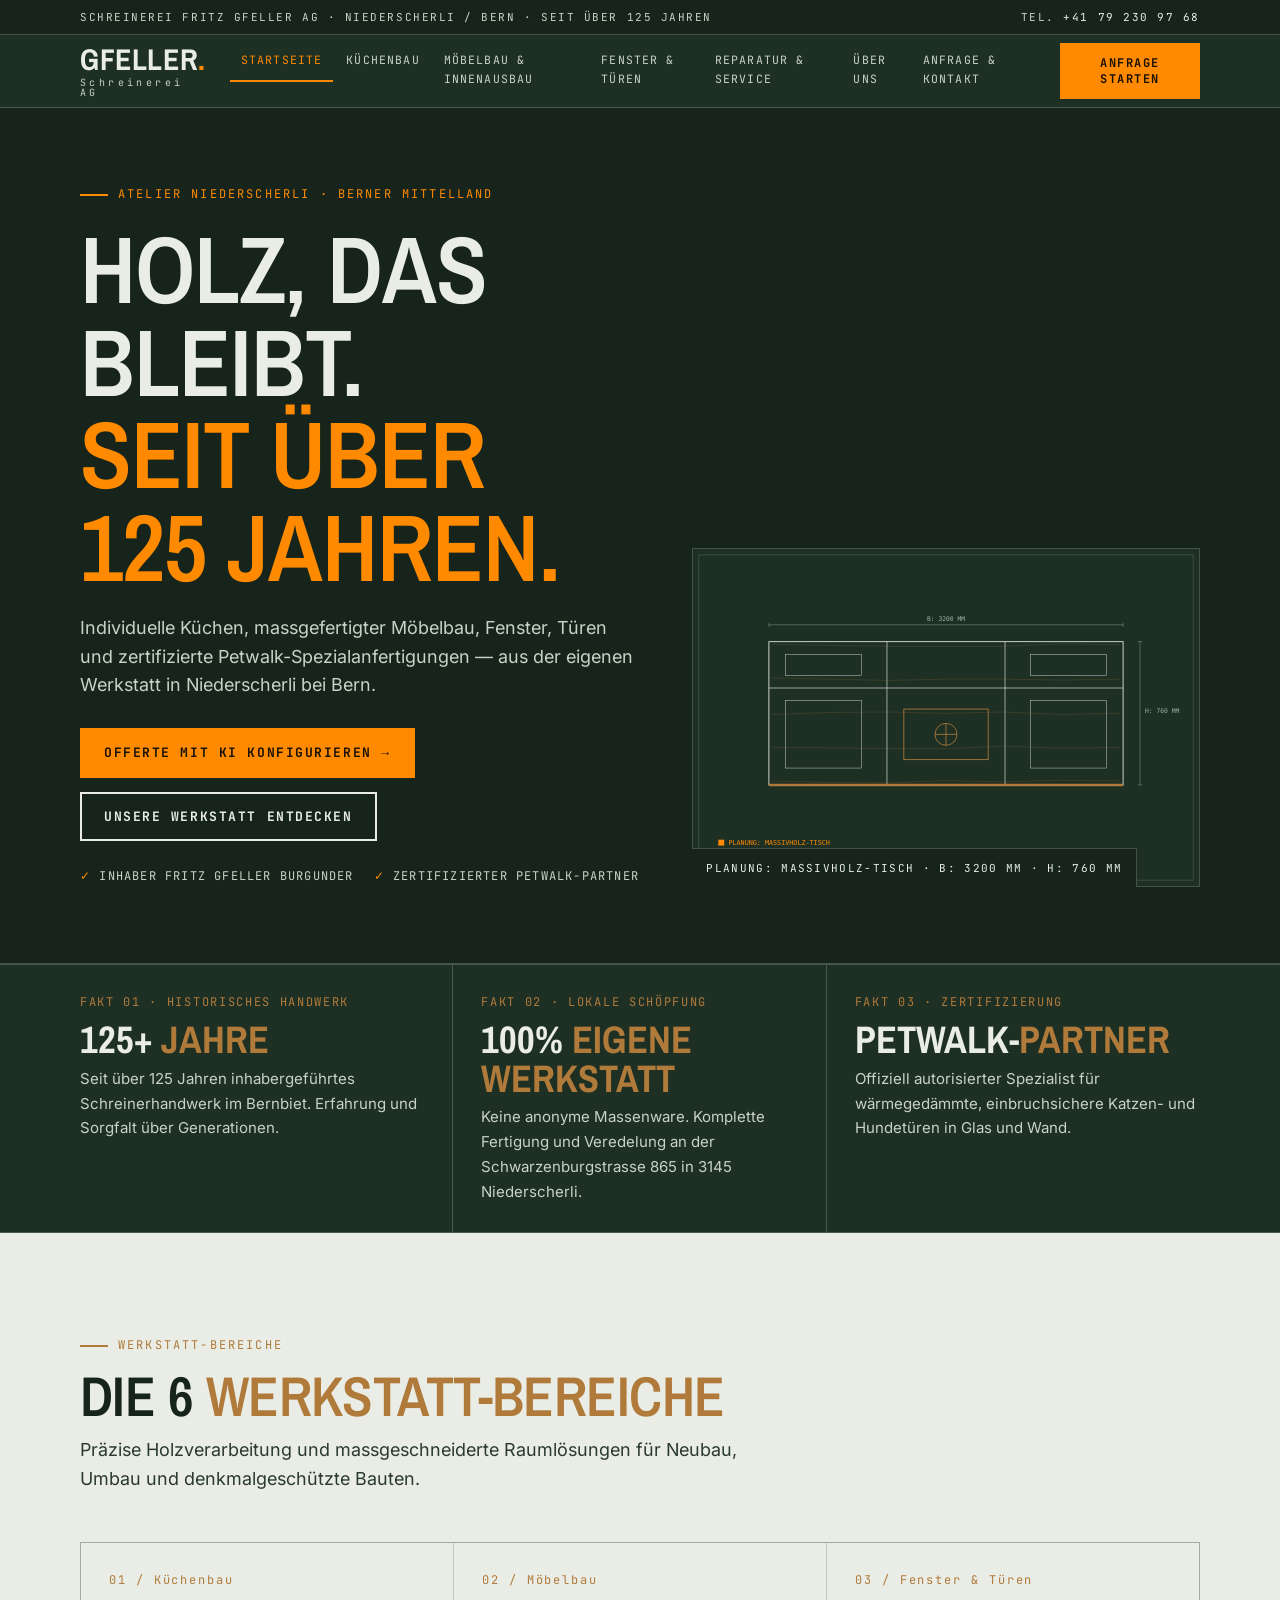
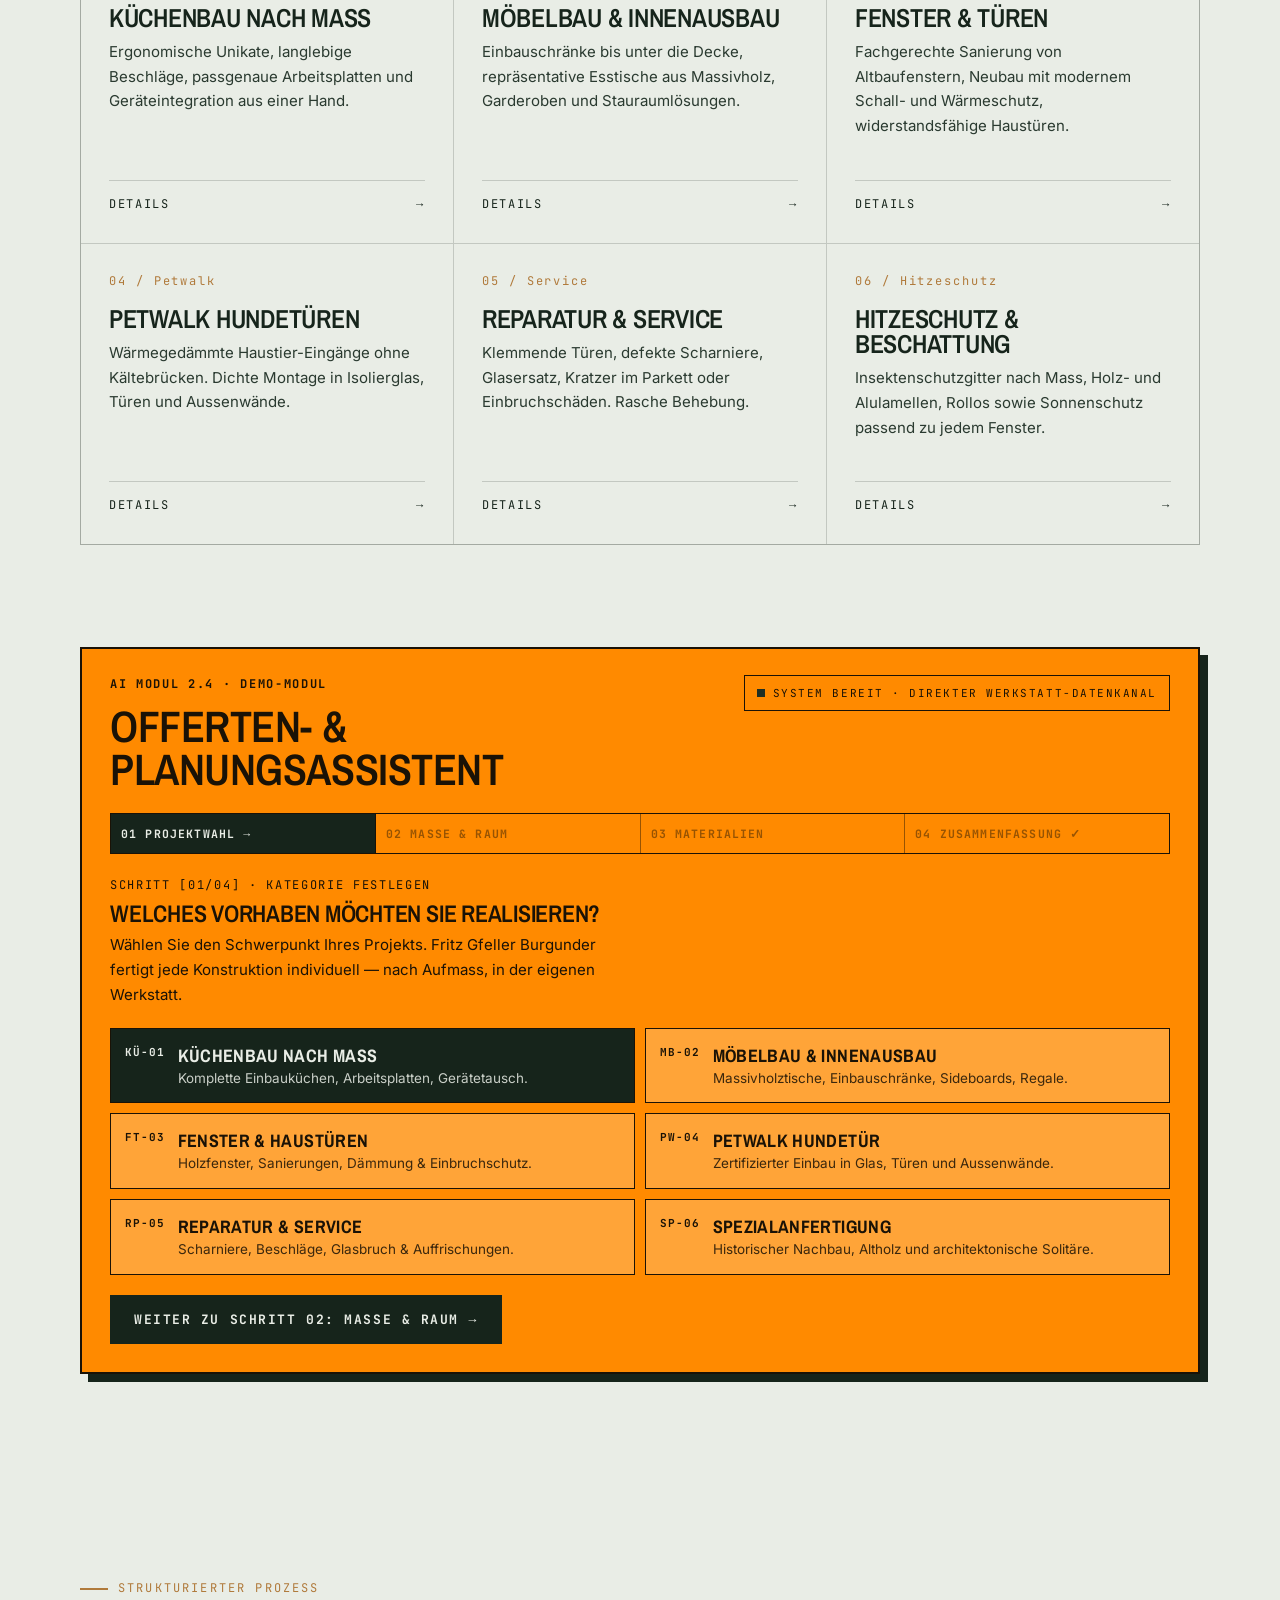
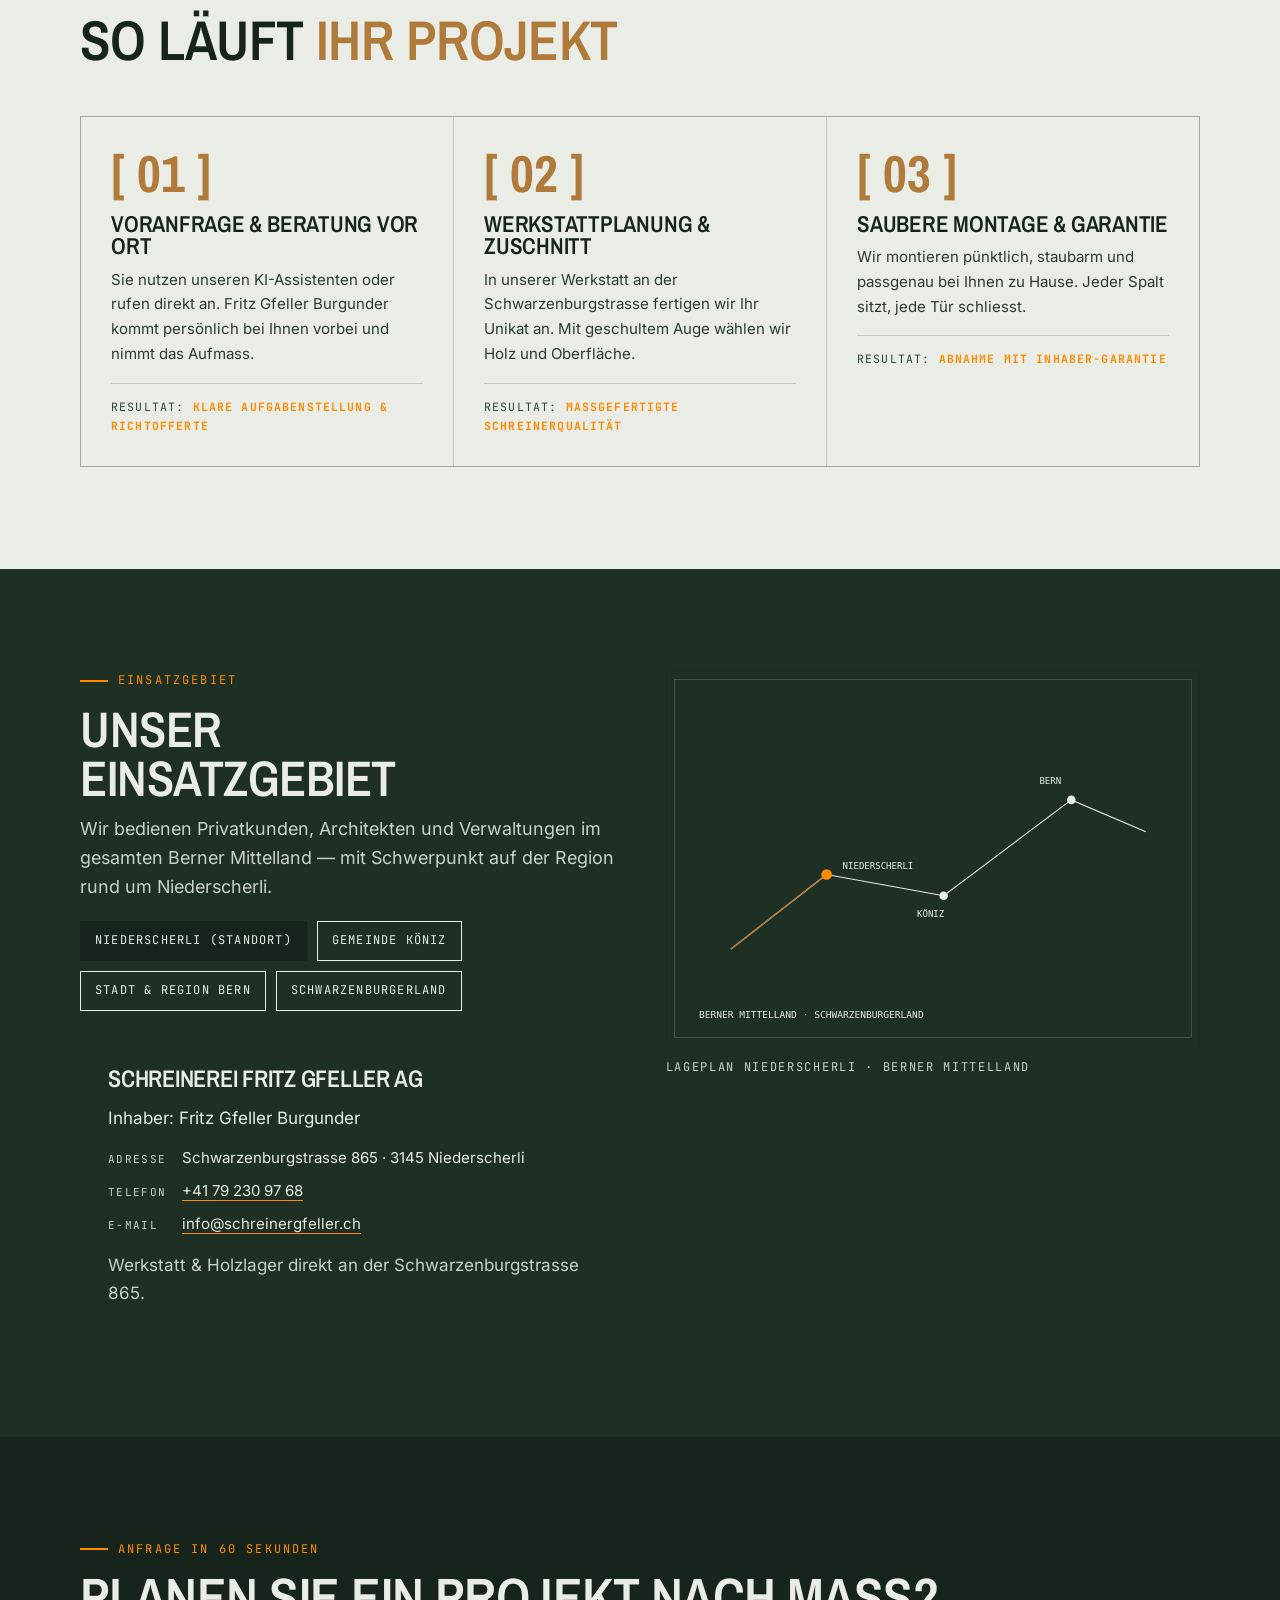
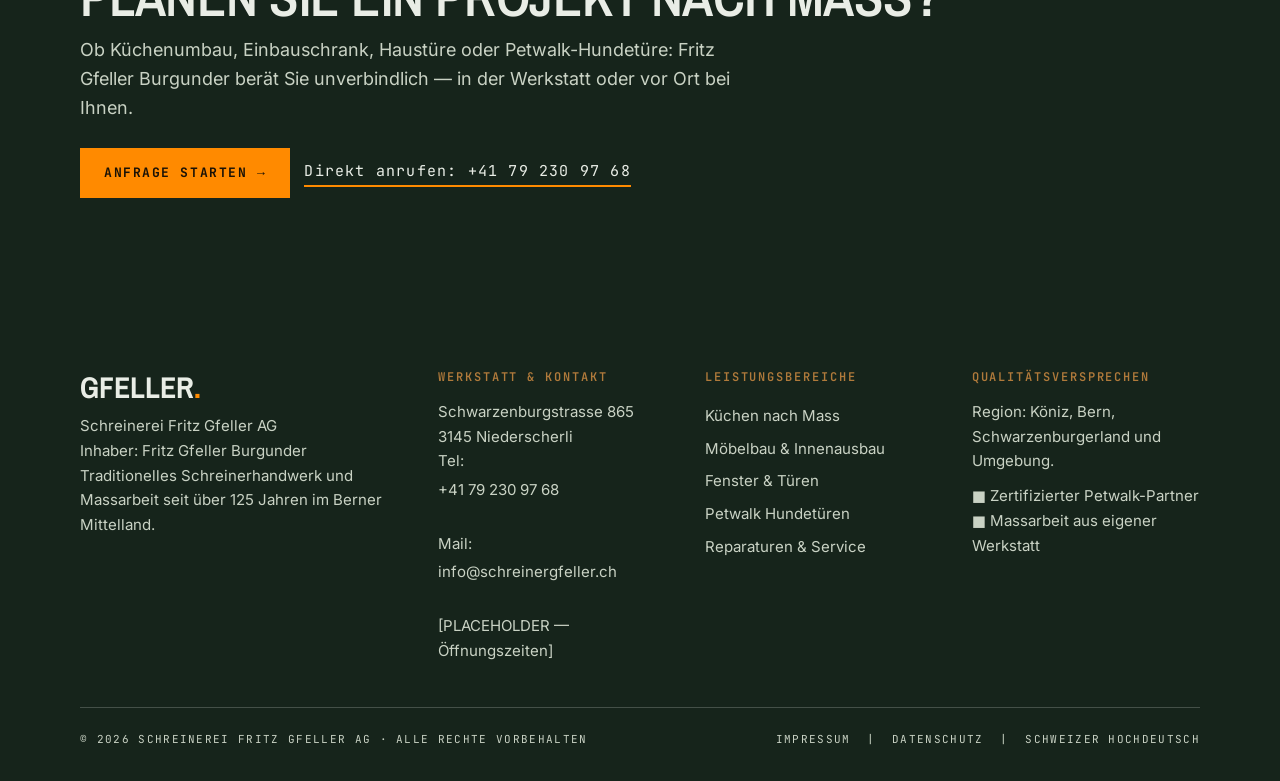
<file: index.html>
<!DOCTYPE html>
<html lang="de-CH">
<head>
<meta charset="utf-8">
<meta name="viewport" content="width=device-width, initial-scale=1">
<title>Startseite — Schreinerei Fritz Gfeller AG</title>
<meta name="description" content="Schreinerei Fritz Gfeller AG — Küchen, Möbel, Fenster und Türen nach Mass aus Niederscherli bei Bern. Seit über 125 Jahren.">
<meta property="og:title" content="Startseite — Schreinerei Fritz Gfeller AG">
<meta property="og:description" content="Schreinerei Fritz Gfeller AG — Küchen, Möbel, Fenster und Türen nach Mass aus Niederscherli bei Bern. Seit über 125 Jahren.">
<meta property="og:type" content="website">
<link rel="icon" href="data:image/svg+xml,%3Csvg xmlns='http://www.w3.org/2000/svg' viewBox='0 0 32 32'%3E%3Crect width='32' height='32' fill='%2316241B'/%3E%3Ctext x='16' y='23' font-family='monospace' font-size='16' font-weight='bold' fill='%23FF8A00' text-anchor='middle'%3EG%3C/text%3E%3C/svg%3E">
<link rel="stylesheet" href="assets/style.css">
<noscript><style>.reveal{opacity:1!important;transform:none!important}</style></noscript>
</head>
<body>
<a class="skip-link" href="#main">Zum Inhalt springen</a>
<div class="topstrip"><div class="wrap">
<span>Schreinerei Fritz Gfeller AG · Niederscherli / Bern · Seit über 125 Jahren</span>
<span class="ts-right">Tel. <a href="tel:+41792309768">+41 79 230 97 68</a></span>
</div></div>
<header class="site"><div class="wrap header-in">
<a class="logo" href="index.html"><b>Gfeller<span>.</span></b><small>Schreinerei AG</small></a>
<button class="nav-toggle" aria-expanded="false" aria-controls="main-nav">Menü</button>
<nav class="main" id="main-nav" aria-label="Hauptnavigation"><ul><li><a href="index.html" aria-current="page">Startseite</a></li><li><a href="kuechenbau.html">Küchenbau</a></li><li><a href="moebelbau.html">Möbelbau & Innenausbau</a></li><li><a href="fenster-tueren.html">Fenster & Türen</a></li><li><a href="service.html">Reparatur & Service</a></li><li><a href="ueber-uns.html">Über uns</a></li><li><a href="anfrage.html">Anfrage & Kontakt</a></li></ul></nav>
<a class="btn small header-cta" href="anfrage.html">Anfrage starten</a>
</div></header>
<main id="main">

<section class="hero"><div class="wrap">
<div class="hero-grid">
<div>
<p class="eyebrow on-dark">Atelier Niederscherli · Berner Mittelland</p>
<h1>Holz, das bleibt.<br><span class="accent">Seit über<br>125 Jahren.</span></h1>
<p class="lede">Individuelle Küchen, massgefertigter Möbelbau, Fenster, Türen und zertifizierte Petwalk-Spezialanfertigungen — aus der eigenen Werkstatt in Niederscherli bei Bern.</p>
<div class="hero-ctas">
<a class="btn" href="#ai-home">Offerte mit KI konfigurieren →</a>
<a class="btn ghost" href="ueber-uns.html">Unsere Werkstatt entdecken</a>
</div>
<div class="hero-ticks"><span>Inhaber Fritz Gfeller Burgunder</span><span>Zertifizierter Petwalk-Partner</span></div>
</div>
<figure class="hero-figure">
<img src="assets/img/hero.svg" alt="Werkstattzeichnung: Massivholz-Tisch, Breite 3200 Millimeter, Höhe 760 Millimeter, Eiche massiv, naturgeölt" width="1200" height="800">
<figcaption class="fig-cap">Planung: Massivholz-Tisch · B: 3200 mm · H: 760 mm</figcaption>
</figure>
</div>
</div></section>

<section class="trust"><div class="wrap"><div class="trust-grid">
<div class="trust-cell reveal"><span class="mono">Fakt 01 · Historisches Handwerk</span><div class="num">125+ <em>Jahre</em></div><p>Seit über 125 Jahren inhabergeführtes Schreinerhandwerk im Bernbiet. Erfahrung und Sorgfalt über Generationen.</p></div>
<div class="trust-cell reveal"><span class="mono">Fakt 02 · Lokale Schöpfung</span><div class="num">100% <em>eigene Werkstatt</em></div><p>Keine anonyme Massenware. Komplette Fertigung und Veredelung an der Schwarzenburgstrasse 865 in 3145 Niederscherli.</p></div>
<div class="trust-cell reveal"><span class="mono">Fakt 03 · Zertifizierung</span><div class="num">Petwalk-<em>Partner</em></div><p>Offiziell autorisierter Spezialist für wärmegedämmte, einbruchsichere Katzen- und Hundetüren in Glas und Wand.</p></div>
</div></div></section>

<section class="light"><div class="wrap">
<div class="sec-head reveal"><p class="eyebrow">Werkstatt-Bereiche</p><h2>Die 6 <span class="accent">Werkstatt-Bereiche</span></h2>
<p class="lede">Präzise Holzverarbeitung und massgeschneiderte Raumlösungen für Neubau, Umbau und denkmalgeschützte Bauten.</p></div>
<div class="tiles">
<a class="tile reveal" href="kuechenbau.html"><span class="num">01 / Küchenbau</span><h3>Küchenbau nach Mass</h3><p>Ergonomische Unikate, langlebige Beschläge, passgenaue Arbeitsplatten und Geräteintegration aus einer Hand.</p><span class="go">Details <span>→</span></span></a>
<a class="tile reveal" href="moebelbau.html"><span class="num">02 / Möbelbau</span><h3>Möbelbau &amp; Innenausbau</h3><p>Einbauschränke bis unter die Decke, repräsentative Esstische aus Massivholz, Garderoben und Stauraumlösungen.</p><span class="go">Details <span>→</span></span></a>
<a class="tile reveal" href="fenster-tueren.html"><span class="num">03 / Fenster &amp; Türen</span><h3>Fenster &amp; Türen</h3><p>Fachgerechte Sanierung von Altbaufenstern, Neubau mit modernem Schall- und Wärmeschutz, widerstandsfähige Haustüren.</p><span class="go">Details <span>→</span></span></a>
<a class="tile reveal" href="fenster-tueren.html#petwalk"><span class="num">04 / Petwalk</span><h3>Petwalk Hundetüren</h3><p>Wärmegedämmte Haustier-Eingänge ohne Kältebrücken. Dichte Montage in Isolierglas, Türen und Aussenwände.</p><span class="go">Details <span>→</span></span></a>
<a class="tile reveal" href="service.html"><span class="num">05 / Service</span><h3>Reparatur &amp; Service</h3><p>Klemmende Türen, defekte Scharniere, Glasersatz, Kratzer im Parkett oder Einbruchschäden. Rasche Behebung.</p><span class="go">Details <span>→</span></span></a>
<a class="tile reveal" href="fenster-tueren.html#hitzeschutz"><span class="num">06 / Hitzeschutz</span><h3>Hitzeschutz &amp; Beschattung</h3><p>Insektenschutzgitter nach Mass, Holz- und Alulamellen, Rollos sowie Sonnenschutz passend zu jedem Fenster.</p><span class="go">Details <span>→</span></span></a>
</div>
</div></section>

<section class="light" style="padding-top:0"><div class="wrap">
<div class="ai reveal" id="ai-home">
<div class="ai-head">
<div><p class="mono">AI Modul 2.4 · Demo-Modul</p><h2>Offerten- &amp;<br>Planungsassistent</h2></div>
<span class="ai-status"><i></i>System bereit · Direkter Werkstatt-Datenkanal</span>
</div>
<div class="ai-body">
<div class="ai-steps" role="tablist" aria-label="Assistent-Schritte">
<button class="ai-stepbtn" role="tab" aria-selected="true">01 Projektwahl →</button>
<button class="ai-stepbtn" role="tab" aria-selected="false">02 Masse &amp; Raum</button>
<button class="ai-stepbtn" role="tab" aria-selected="false">03 Materialien</button>
<button class="ai-stepbtn" role="tab" aria-selected="false">04 Zusammenfassung ✓</button>
</div>

<div class="ai-panel active">
<p class="mono">Schritt [01/04] · Kategorie festlegen</p>
<h3>Welches Vorhaben möchten Sie realisieren?</h3>
<p class="hint">Wählen Sie den Schwerpunkt Ihres Projekts. Fritz Gfeller Burgunder fertigt jede Konstruktion individuell — nach Aufmass, in der eigenen Werkstatt.</p>
<div data-opt-group="bereich" role="radiogroup" aria-label="Projektbereich">
<div class="opts">
<button type="button" class="opt" role="radio" aria-checked="true" data-value="Küchenbau nach Mass"><span class="code">KÜ-01</span><span><b>Küchenbau nach Mass</b><small>Komplette Einbauküchen, Arbeitsplatten, Gerätetausch.</small></span></button>
<button type="button" class="opt" role="radio" aria-checked="false" data-value="Möbelbau &amp; Innenausbau"><span class="code">MB-02</span><span><b>Möbelbau &amp; Innenausbau</b><small>Massivholztische, Einbauschränke, Sideboards, Regale.</small></span></button>
<button type="button" class="opt" role="radio" aria-checked="false" data-value="Fenster &amp; Haustüren"><span class="code">FT-03</span><span><b>Fenster &amp; Haustüren</b><small>Holzfenster, Sanierungen, Dämmung &amp; Einbruchschutz.</small></span></button>
<button type="button" class="opt" role="radio" aria-checked="false" data-value="Petwalk Hundetür"><span class="code">PW-04</span><span><b>Petwalk Hundetür</b><small>Zertifizierter Einbau in Glas, Türen und Aussenwände.</small></span></button>
<button type="button" class="opt" role="radio" aria-checked="false" data-value="Reparatur &amp; Service"><span class="code">RP-05</span><span><b>Reparatur &amp; Service</b><small>Scharniere, Beschläge, Glasbruch &amp; Auffrischungen.</small></span></button>
<button type="button" class="opt" role="radio" aria-checked="false" data-value="Spezialanfertigung"><span class="code">SP-06</span><span><b>Spezialanfertigung</b><small>Historischer Nachbau, Altholz und architektonische Solitäre.</small></span></button>
</div></div>
<div class="ai-nav"><button type="button" class="btn" data-next="1">Weiter zu Schritt 02: Masse &amp; Raum →</button></div>
</div>

<div class="ai-panel">
<p class="mono">Schritt [02/04] · Masse &amp; Raum</p>
<h3>Wie gross ist Ihr Vorhaben?</h3>
<p class="hint">Grobmasse genügen — das genaue Aufmass nehmen wir vor Ort. Wählen Sie die passende Grössenordnung.</p>
<div class="seg" data-seg-group="masse">
<button type="button" aria-pressed="false" data-value="Klein — bis ca. 2 m (z. B. Einzeltür, Reparatur)">Klein · bis ca. 2 m</button>
<button type="button" aria-pressed="false" data-value="Mittel — ca. 2–4 m (z. B. Küche, Schrankwand)">Mittel · ca. 2–4 m</button>
<button type="button" aria-pressed="false" data-value="Gross — über 4 m (z. B. kompletter Innenausbau)">Gross · über 4 m</button>
</div>
<p class="hint" style="margin-top:14px">Einbausituation: Erdgeschoss, Obergeschoss oder Altbau mit schrägen Wänden? Notieren Sie es im vollständigen Assistenten auf der Anfrage-Seite.</p>
<div class="ai-nav"><button type="button" class="btn ghost-o" data-prev="0">← Zurück</button><button type="button" class="btn" data-next="2">Weiter zu Schritt 03 →</button></div>
</div>

<div class="ai-panel">
<p class="mono">Schritt [03/04] · Materialien</p>
<h3>Welches Material spricht Sie an?</h3>
<p class="hint">Alle Materialien können in unserem Atelier in Niederscherli im Original begutachtet werden.</p>
<div class="seg" data-seg-group="material">
<button type="button" aria-pressed="false" data-value="Eiche natur, geölt">Eiche natur, geölt</button>
<button type="button" aria-pressed="false" data-value="Nussbaum, geölt">Nussbaum, geölt</button>
<button type="button" aria-pressed="false" data-value="Esche, gebleicht">Esche, gebleicht</button>
<button type="button" aria-pressed="false" data-value="Mattlack, dunkel">Mattlack, dunkel</button>
<button type="button" aria-pressed="false" data-value="Naturstein / Keramik">Naturstein / Keramik</button>
<button type="button" aria-pressed="false" data-value="Noch offen — Beratung gewünscht">Noch offen</button>
</div>
<div class="ai-nav"><button type="button" class="btn ghost-o" data-prev="1">← Zurück</button><button type="button" class="btn" data-next="3">Weiter zur Zusammenfassung →</button></div>
</div>

<div class="ai-panel">
<p class="mono">Schritt [04/04] · Zusammenfassung</p>
<h3>Ihre Anfrage im Überblick</h3>
<p class="hint">Diese Vorkonfiguration übernehmen wir in den vollständigen Anfrage-Assistenten — dort ergänzen Sie Fotos und Kontaktdaten.</p>
<div class="ai-summary"><h4>Ihre Anfrage im Überblick · Auto-synchronisiert</h4><dl></dl></div>
<div class="ai-nav">
<a class="btn" href="anfrage.html">Im Assistenten öffnen →</a>
<button type="button" class="btn ghost-o" data-prev="2">← Zurück</button>
</div>
<p class="ai-note">Demo-Modul: Diese Vorkonfiguration wird nicht versendet. Unverbindlich · Direkte Einschätzung · Schweizer Handwerk.</p>
</div>
</div>
</div>
</div></section>

<section class="light"><div class="wrap">
<div class="sec-head reveal"><p class="eyebrow">Strukturierter Prozess</p><h2>So läuft <span class="accent">Ihr Projekt</span></h2></div>
<div class="steps">
<div class="step reveal"><div class="n">[ 01 ]</div><h3>Voranfrage &amp; Beratung vor Ort</h3><p>Sie nutzen unseren KI-Assistenten oder rufen direkt an. Fritz Gfeller Burgunder kommt persönlich bei Ihnen vorbei und nimmt das Aufmass.</p><p class="res">Resultat: <b>Klare Aufgabenstellung &amp; Richtofferte</b></p></div>
<div class="step reveal"><div class="n">[ 02 ]</div><h3>Werkstattplanung &amp; Zuschnitt</h3><p>In unserer Werkstatt an der Schwarzenburgstrasse fertigen wir Ihr Unikat an. Mit geschultem Auge wählen wir Holz und Oberfläche.</p><p class="res">Resultat: <b>Massgefertigte Schreinerqualität</b></p></div>
<div class="step reveal"><div class="n">[ 03 ]</div><h3>Saubere Montage &amp; Garantie</h3><p>Wir montieren pünktlich, staubarm und passgenau bei Ihnen zu Hause. Jeder Spalt sitzt, jede Tür schliesst.</p><p class="res">Resultat: <b>Abnahme mit Inhaber-Garantie</b></p></div>
</div>
</div></section>

<section class="dark"><div class="wrap"><div class="split">
<div class="txt reveal">
<p class="eyebrow on-dark">Einsatzgebiet</p>
<h2 style="font-size:clamp(32px,4vw,50px);margin:14px 0 12px">Unser<br>Einsatzgebiet</h2>
<p class="lede">Wir bedienen Privatkunden, Architekten und Verwaltungen im gesamten Berner Mittelland — mit Schwerpunkt auf der Region rund um Niederscherli.</p>
<div class="chips">
<span class="chip solid">Niederscherli (Standort)</span><span class="chip" style="border-color:var(--sage);color:var(--sage)">Gemeinde Köniz</span><span class="chip" style="border-color:var(--sage);color:var(--sage)">Stadt &amp; Region Bern</span><span class="chip" style="border-color:var(--sage);color:var(--sage)">Schwarzenburgerland</span>
</div>
<div class="contact-card" style="margin-top:28px">
<h3>Schreinerei Fritz Gfeller AG</h3>
<p>Inhaber: Fritz Gfeller Burgunder</p>
<dl>
<dt>Adresse</dt><dd>Schwarzenburgstrasse 865 · 3145 Niederscherli</dd>
<dt>Telefon</dt><dd><a href="tel:+41792309768">+41 79 230 97 68</a></dd>
<dt>E-Mail</dt><dd><a href="mailto:info@schreinergfeller.ch">info@schreinergfeller.ch</a></dd>
</dl>
<p style="margin-top:14px;color:var(--sage-3)">Werkstatt &amp; Holzlager direkt an der Schwarzenburgstrasse 865.</p>
</div>
</div>
<div class="media reveal">
<img src="assets/img/plan.svg" alt="Lageplan-Skizze: Niederscherli, Köniz und Bern im Berner Mittelland" width="1000" height="700">
<p class="mono" style="color:var(--sage-3);margin-top:12px">Lageplan Niederscherli · Berner Mittelland</p>
</div>
</div></div></section>
<section class="cta-band"><div class="wrap reveal">
<p class="eyebrow on-dark">Anfrage in 60 Sekunden</p>
<h2>Planen Sie ein Projekt nach Mass?</h2>
<p class="lede">Ob Küchenumbau, Einbauschrank, Haustüre oder Petwalk-Hundetüre: Fritz Gfeller Burgunder berät Sie unverbindlich — in der Werkstatt oder vor Ort bei Ihnen.</p>
<div class="row">
<a class="btn" href="anfrage.html">Anfrage starten →</a>
<a class="phone" href="tel:+41792309768">Direkt anrufen: +41 79 230 97 68</a>

</div></div></section>
</main>
<footer>
<div class="wrap">
<div class="foot-grid">
<div class="foot-brand">
<b>Gfeller<span style="color:#FF8A00">.</span></b>
<p style="margin-top:12px">Schreinerei Fritz Gfeller AG<br>Inhaber: Fritz Gfeller Burgunder<br>Traditionelles Schreinerhandwerk und Massarbeit seit über 125 Jahren im Berner Mittelland.</p>
</div>
<div>
<h4>Werkstatt &amp; Kontakt</h4>
<p>Schwarzenburgstrasse 865<br>3145 Niederscherli<br>Tel: <a href="tel:+41792309768">+41 79 230 97 68</a><br>Mail: <a href="mailto:info@schreinergfeller.ch">info@schreinergfeller.ch</a><br>[PLACEHOLDER — Öffnungszeiten]</p>
</div>
<div>
<h4>Leistungsbereiche</h4>
<a href="kuechenbau.html">Küchen nach Mass</a>
<a href="moebelbau.html">Möbelbau &amp; Innenausbau</a>
<a href="fenster-tueren.html">Fenster &amp; Türen</a>
<a href="fenster-tueren.html#petwalk">Petwalk Hundetüren</a>
<a href="service.html">Reparaturen &amp; Service</a>
</div>
<div>
<h4>Qualitätsversprechen</h4>
<p>Region: Köniz, Bern, Schwarzenburgerland und Umgebung.</p>
<p style="margin-top:10px">■ Zertifizierter Petwalk-Partner<br>■ Massarbeit aus eigener Werkstatt</p>
</div>
</div>
<div class="foot-bottom">
<span>© 2026 Schreinerei Fritz Gfeller AG · Alle Rechte vorbehalten</span>
<span><a href="impressum.html">Impressum</a> &nbsp;|&nbsp; <a href="datenschutz.html">Datenschutz</a> &nbsp;|&nbsp; Schweizer Hochdeutsch</span>
</div>
</div>
</footer>
<script src="assets/app.js" defer></script>
</body>
</html>
</file>
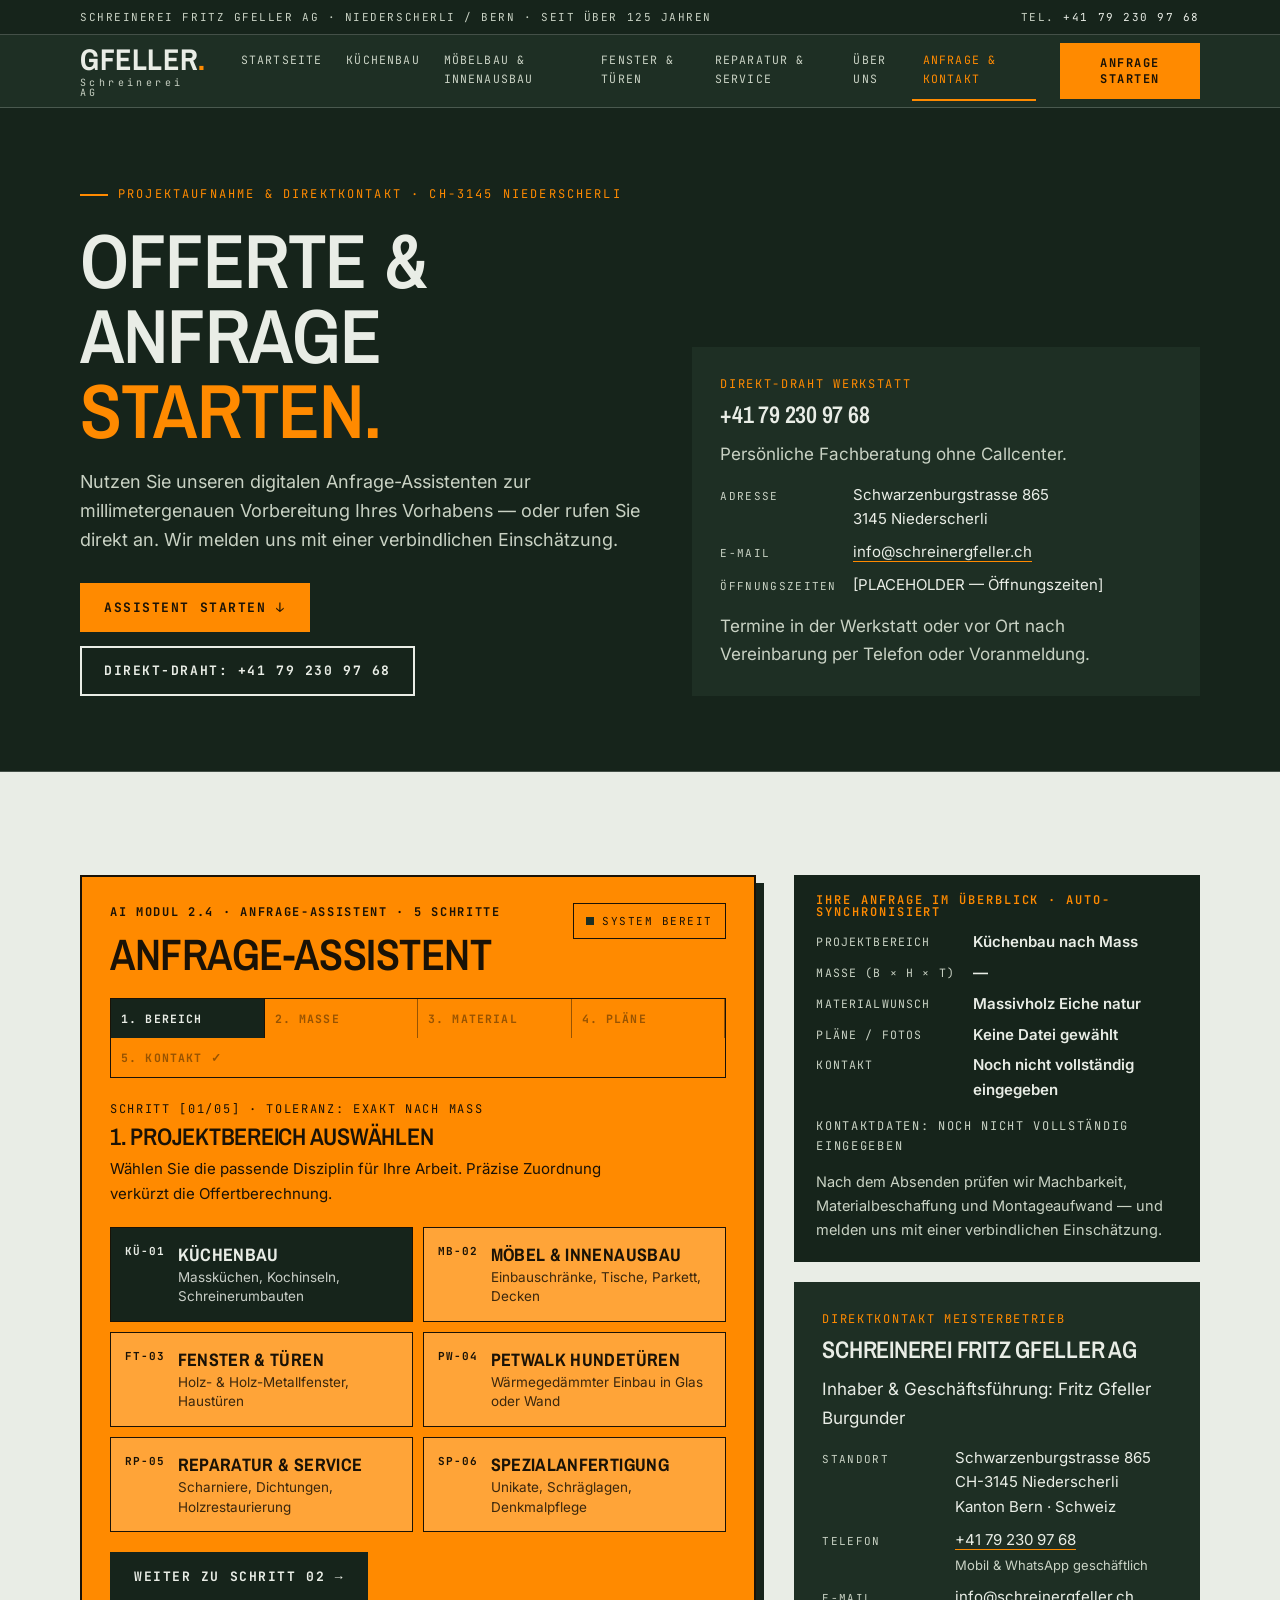
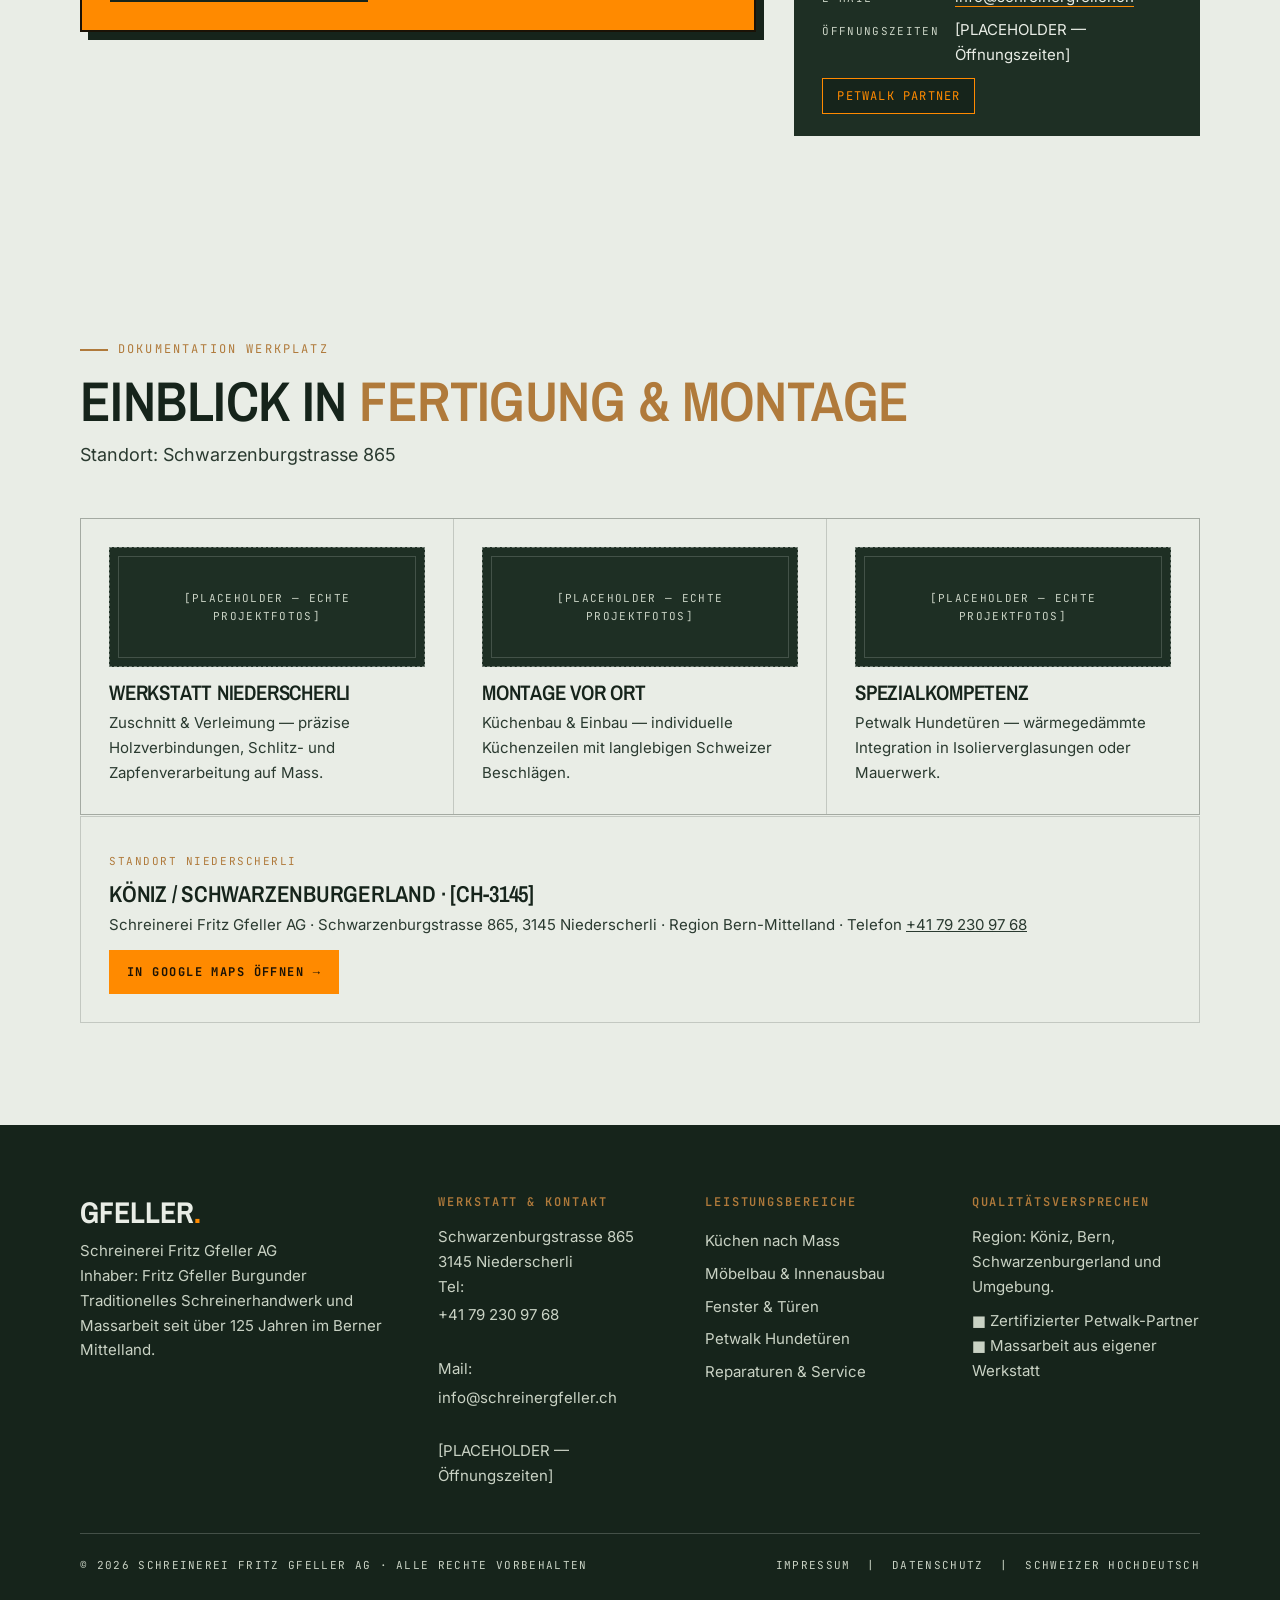
<file: anfrage.html>
<!DOCTYPE html>
<html lang="de-CH">
<head>
<meta charset="utf-8">
<meta name="viewport" content="width=device-width, initial-scale=1">
<title>Anfrage & Kontakt — AI-Assistent — Schreinerei Fritz Gfeller AG</title>
<meta name="description" content="Offerte & Anfrage starten: AI-Anfrage-Assistent der Schreinerei Fritz Gfeller AG, Niederscherli bei Bern.">
<meta property="og:title" content="Anfrage & Kontakt — AI-Assistent — Schreinerei Fritz Gfeller AG">
<meta property="og:description" content="Offerte & Anfrage starten: AI-Anfrage-Assistent der Schreinerei Fritz Gfeller AG, Niederscherli bei Bern.">
<meta property="og:type" content="website">
<link rel="icon" href="data:image/svg+xml,%3Csvg xmlns='http://www.w3.org/2000/svg' viewBox='0 0 32 32'%3E%3Crect width='32' height='32' fill='%2316241B'/%3E%3Ctext x='16' y='23' font-family='monospace' font-size='16' font-weight='bold' fill='%23FF8A00' text-anchor='middle'%3EG%3C/text%3E%3C/svg%3E">
<link rel="stylesheet" href="assets/style.css">
<noscript><style>.reveal{opacity:1!important;transform:none!important}</style></noscript>
</head>
<body>
<a class="skip-link" href="#main">Zum Inhalt springen</a>
<div class="topstrip"><div class="wrap">
<span>Schreinerei Fritz Gfeller AG · Niederscherli / Bern · Seit über 125 Jahren</span>
<span class="ts-right">Tel. <a href="tel:+41792309768">+41 79 230 97 68</a></span>
</div></div>
<header class="site"><div class="wrap header-in">
<a class="logo" href="index.html"><b>Gfeller<span>.</span></b><small>Schreinerei AG</small></a>
<button class="nav-toggle" aria-expanded="false" aria-controls="main-nav">Menü</button>
<nav class="main" id="main-nav" aria-label="Hauptnavigation"><ul><li><a href="index.html">Startseite</a></li><li><a href="kuechenbau.html">Küchenbau</a></li><li><a href="moebelbau.html">Möbelbau & Innenausbau</a></li><li><a href="fenster-tueren.html">Fenster & Türen</a></li><li><a href="service.html">Reparatur & Service</a></li><li><a href="ueber-uns.html">Über uns</a></li><li><a href="anfrage.html" aria-current="page">Anfrage & Kontakt</a></li></ul></nav>
<a class="btn small header-cta" href="anfrage.html">Anfrage starten</a>
</div></header>
<main id="main">

<section class="hero"><div class="wrap">
<div class="hero-grid">
<div>
<p class="eyebrow on-dark">Projektaufnahme &amp; Direktkontakt · CH-3145 Niederscherli</p>
<h1 style="font-size:clamp(44px,6vw,84px)">Offerte &amp;<br>Anfrage <span class="accent">starten.</span></h1>
<p class="lede">Nutzen Sie unseren digitalen Anfrage-Assistenten zur millimetergenauen Vorbereitung Ihres Vorhabens — oder rufen Sie direkt an. Wir melden uns mit einer verbindlichen Einschätzung.</p>
<div class="hero-ctas">
<a class="btn" href="#ai-anfrage">Assistent starten ↓</a>
<a class="btn ghost" href="tel:+41792309768">Direkt-Draht: +41 79 230 97 68</a>
</div>
</div>
<div class="media reveal">
<div class="contact-card">
<p class="mono" style="color:var(--orange)">Direkt-Draht Werkstatt</p>
<h3 style="margin-top:8px">+41 79 230 97 68</h3>
<p style="color:var(--sage-3)">Persönliche Fachberatung ohne Callcenter.</p>
<dl>
<dt>Adresse</dt><dd>Schwarzenburgstrasse 865<br>3145 Niederscherli</dd>
<dt>E-Mail</dt><dd><a href="mailto:info@schreinergfeller.ch">info@schreinergfeller.ch</a></dd>
<dt>Öffnungszeiten</dt><dd>[PLACEHOLDER — Öffnungszeiten]</dd>
</dl>
<p style="margin-top:14px;color:var(--sage-3)">Termine in der Werkstatt oder vor Ort nach Vereinbarung per Telefon oder Voranmeldung.</p>
</div>
</div>
</div>
</div></section>

<section class="light"><div class="wrap">
<div class="anfrage-grid">
<div class="ai reveal" id="ai-anfrage">
<div class="ai-head">
<div><p class="mono">AI Modul 2.4 · Anfrage-Assistent · 5 Schritte</p><h2>Anfrage-Assistent</h2></div>
<span class="ai-status"><i></i>System bereit</span>
</div>
<div class="ai-body">
<div class="ai-steps" role="tablist" aria-label="Assistent-Schritte">
<button class="ai-stepbtn" role="tab" aria-selected="true">1. Bereich</button>
<button class="ai-stepbtn" role="tab" aria-selected="false">2. Masse</button>
<button class="ai-stepbtn" role="tab" aria-selected="false">3. Material</button>
<button class="ai-stepbtn" role="tab" aria-selected="false">4. Pläne</button>
<button class="ai-stepbtn" role="tab" aria-selected="false">5. Kontakt ✓</button>
</div>

<div class="ai-panel active">
<p class="mono">Schritt [01/05] · Toleranz: exakt nach Mass</p>
<h3>1. Projektbereich auswählen</h3>
<p class="hint">Wählen Sie die passende Disziplin für Ihre Arbeit. Präzise Zuordnung verkürzt die Offertberechnung.</p>
<div data-opt-group="bereich" role="radiogroup" aria-label="Projektbereich">
<div class="opts">
<button type="button" class="opt" role="radio" aria-checked="true" data-value="Küchenbau nach Mass"><span class="code">KÜ-01</span><span><b>Küchenbau</b><small>Massküchen, Kochinseln, Schreinerumbauten</small></span></button>
<button type="button" class="opt" role="radio" aria-checked="false" data-value="Möbelbau &amp; Innenausbau"><span class="code">MB-02</span><span><b>Möbel &amp; Innenausbau</b><small>Einbauschränke, Tische, Parkett, Decken</small></span></button>
<button type="button" class="opt" role="radio" aria-checked="false" data-value="Fenster &amp; Türen"><span class="code">FT-03</span><span><b>Fenster &amp; Türen</b><small>Holz- &amp; Holz-Metallfenster, Haustüren</small></span></button>
<button type="button" class="opt" role="radio" aria-checked="false" data-value="Petwalk Hundetür"><span class="code">PW-04</span><span><b>Petwalk Hundetüren</b><small>Wärmegedämmter Einbau in Glas oder Wand</small></span></button>
<button type="button" class="opt" role="radio" aria-checked="false" data-value="Reparatur &amp; Service"><span class="code">RP-05</span><span><b>Reparatur &amp; Service</b><small>Scharniere, Dichtungen, Holzrestaurierung</small></span></button>
<button type="button" class="opt" role="radio" aria-checked="false" data-value="Spezialanfertigung"><span class="code">SP-06</span><span><b>Spezialanfertigung</b><small>Unikate, Schräglagen, Denkmalpflege</small></span></button>
</div></div>
<div class="ai-nav"><button type="button" class="btn" data-next="1">Weiter zu Schritt 02 →</button></div>
</div>

<div class="ai-panel">
<p class="mono">Schritt [02/05] · Masse &amp; Raum</p>
<h3>2. Masse angeben</h3>
<p class="hint">Grobmasse in Millimeter genügen — das genaue Aufmass nehmen wir vor Ort. Felder leer lassen, wenn unbekannt.</p>
<div style="display:grid;grid-template-columns:repeat(3,1fr);gap:12px">
<div class="field"><label for="a-b">Breite (B) in mm</label><input type="number" id="a-b" data-mass="b" min="0" max="10000" inputmode="numeric" placeholder="z. B. 2400"></div>
<div class="field"><label for="a-h">Höhe (H) in mm</label><input type="number" id="a-h" data-mass="h" min="0" max="5000" inputmode="numeric" placeholder="z. B. 850"></div>
<div class="field"><label for="a-t">Tiefe (T) in mm</label><input type="number" id="a-t" data-mass="t" min="0" max="2000" inputmode="numeric" placeholder="z. B. 600"></div>
</div>
<p class="mono" style="font-weight:700;margin-top:8px">Einbausituation</p>
<div class="seg" data-seg-group="einbau">
<button type="button" aria-pressed="false" data-value="Erdgeschoss / direkter Zugang">Erdgeschoss / direkter Zugang</button>
<button type="button" aria-pressed="false" data-value="Obergeschoss">Obergeschoss</button>
<button type="button" aria-pressed="false" data-value="Altbau / schräge Wände">Altbau / schräge Wände</button>
</div>
<div class="ai-nav"><button type="button" class="btn ghost-o" data-prev="0">← Zurück</button><button type="button" class="btn" data-next="2">Weiter zu Schritt 03 →</button></div>
</div>

<div class="ai-panel">
<p class="mono">Schritt [03/05] · Material &amp; Oberfläche</p>
<h3>3. Materialwunsch wählen</h3>
<p class="hint">Alle Materialien können in unserem Atelier in Niederscherli im Original begutachtet werden.</p>
<div class="seg" data-seg-group="material">
<button type="button" aria-pressed="true" data-value="Massivholz Eiche natur">Massivholz Eiche natur</button>
<button type="button" aria-pressed="false" data-value="Massivholz Nussbaum">Massivholz Nussbaum</button>
<button type="button" aria-pressed="false" data-value="Esche gebleicht">Esche gebleicht</button>
<button type="button" aria-pressed="false" data-value="Mattlack dunkel">Mattlack dunkel</button>
<button type="button" aria-pressed="false" data-value="Naturstein / Keramik">Naturstein / Keramik</button>
<button type="button" aria-pressed="false" data-value="Noch offen — Beratung gewünscht">Noch offen — Beratung</button>
</div>
<div class="ai-nav"><button type="button" class="btn ghost-o" data-prev="1">← Zurück</button><button type="button" class="btn" data-next="3">Weiter zu Schritt 04 →</button></div>
</div>

<div class="ai-panel">
<p class="mono">Schritt [04/05] · Pläne &amp; Fotos</p>
<h3>4. Fotos oder Pläne anhängen</h3>
<p class="hint">Fotos vom Raum, vom Schaden oder vom Bestand helfen uns, Ihre Anfrage schneller einzuschätzen. Demo-Modul: Dateien werden nicht hochgeladen oder versendet.</p>
<label class="upload" for="a-files">
<span class="mono" style="font-weight:700">Fotos / Pläne wählen (Demo)</span>
<span style="display:block;font-size:14px;margin-top:6px">Klicken, um Dateien auszuwählen — JPG, PNG oder PDF</span>
<input type="file" id="a-files" multiple accept="image/*,.pdf">
<span class="file-list"></span>
</label>
<div class="ai-nav"><button type="button" class="btn ghost-o" data-prev="2">← Zurück</button><button type="button" class="btn" data-next="4">Weiter zu Schritt 05 →</button></div>
</div>

<div class="ai-panel">
<p class="mono">Schritt [05/05] · Kontaktdaten</p>
<h3>5. Wie erreichen wir Sie?</h3>
<p class="hint">Wir verwenden Ihre Daten nur zur Beantwortung dieser Anfrage. Name und eine Kontaktmöglichkeit (E-Mail oder Telefon) sind erforderlich.</p>
<div class="field"><label for="a-name">Name *</label><input type="text" id="a-name" name="name" autocomplete="name" placeholder="Vor- und Nachname"><span class="err">Bitte geben Sie Ihren Namen an.</span></div>
<div class="field"><label for="a-email">E-Mail *</label><input type="email" id="a-email" name="email" autocomplete="email" placeholder="name@beispiel.ch"><span class="err">Bitte geben Sie eine E-Mail-Adresse oder Telefonnummer an.</span></div>
<div class="field"><label for="a-tel">Telefon</label><input type="tel" id="a-tel" name="telefon" autocomplete="tel" placeholder="+41 ..."><span class="err">Bitte geben Sie eine E-Mail-Adresse oder Telefonnummer an.</span></div>
<div class="field"><label for="a-msg">Ihre Nachricht (optional)</label><textarea id="a-msg" name="nachricht" rows="4" placeholder="Kurzbeschreibung Ihres Vorhabens, Wunschtermin, Besonderheiten …"></textarea></div>
<p class="ai-note" style="color:var(--orange-ink)">Mit dem Absenden stimmen Sie zu, dass wir Sie zur Beantwortung dieser Anfrage kontaktieren dürfen. Demo-Modul: Diese Anfrage wird nicht versendet.</p>
<div class="ai-nav"><button type="button" class="btn ghost-o" data-prev="3">← Zurück</button><button type="button" class="btn" data-send>Anfrage unverbindlich absenden →</button></div>
<div class="ai-confirm">
<h3>Anfrage erfasst — danke!</h3>
<p>Demo-Bestätigung: Diese Anfrage wurde <b>nicht</b> versendet (Demo-Modul ohne Backend). In der Live-Version erhalten Sie hier eine Referenznummer und wir melden uns zur Terminabsprache.</p>
<p class="mono" style="margin-top:12px;color:var(--orange)" data-confirm-ref>REF: GF-2026-0000</p>
<p style="margin-top:14px">Lieber direkt? <a href="tel:+41792309768" style="color:var(--orange)">+41 79 230 97 68</a> · <a href="mailto:info@schreinergfeller.ch" style="color:var(--orange)">info@schreinergfeller.ch</a></p>
</div>
</div>
</div>
</div>

<aside class="summary-side reveal">
<div class="ai-summary" style="margin-top:0">
<h4>Ihre Anfrage im Überblick · Auto-synchronisiert</h4>
<dl data-a-summary></dl>
<p class="mono" style="margin-top:14px;color:var(--sage-3)" data-a-status>Kontaktdaten: noch nicht vollständig eingegeben</p>
<p style="margin-top:14px;font-size:14.5px;color:var(--sage-3)">Nach dem Absenden prüfen wir Machbarkeit, Materialbeschaffung und Montageaufwand — und melden uns mit einer verbindlichen Einschätzung.</p>
</div>
<div class="contact-card" style="margin-top:20px">
<p class="mono" style="color:var(--orange)">Direktkontakt Meisterbetrieb</p>
<h3 style="margin-top:8px">Schreinerei Fritz Gfeller AG</h3>
<p>Inhaber &amp; Geschäftsführung: Fritz Gfeller Burgunder</p>
<dl>
<dt>Standort</dt><dd>Schwarzenburgstrasse 865<br>CH-3145 Niederscherli<br>Kanton Bern · Schweiz</dd>
<dt>Telefon</dt><dd><a href="tel:+41792309768">+41 79 230 97 68</a><br><span style="color:var(--sage-3);font-size:13px">Mobil &amp; WhatsApp geschäftlich</span></dd>
<dt>E-Mail</dt><dd><a href="mailto:info@schreinergfeller.ch">info@schreinergfeller.ch</a></dd>
<dt>Öffnungszeiten</dt><dd>[PLACEHOLDER — Öffnungszeiten]</dd>
</dl>
<p style="margin-top:12px"><span class="chip solid" style="border-color:var(--orange);color:var(--orange)">Petwalk Partner</span></p>
</div>
</aside>
</div>
</div></section>

<section class="light"><div class="wrap">
<div class="sec-head reveal"><p class="eyebrow">Dokumentation Werkplatz</p><h2>Einblick in <span class="accent">Fertigung &amp; Montage</span></h2>
<p class="lede">Standort: Schwarzenburgstrasse 865</p></div>
<div class="cards-3">
<div class="card reveal"><div class="ph">[PLACEHOLDER — echte Projektfotos]</div><h3 style="margin-top:16px">Werkstatt Niederscherli</h3><p>Zuschnitt &amp; Verleimung — präzise Holzverbindungen, Schlitz- und Zapfenverarbeitung auf Mass.</p></div>
<div class="card reveal"><div class="ph">[PLACEHOLDER — echte Projektfotos]</div><h3 style="margin-top:16px">Montage vor Ort</h3><p>Küchenbau &amp; Einbau — individuelle Küchenzeilen mit langlebigen Schweizer Beschlägen.</p></div>
<div class="card reveal"><div class="ph">[PLACEHOLDER — echte Projektfotos]</div><h3 style="margin-top:16px">Spezialkompetenz</h3><p>Petwalk Hundetüren — wärmegedämmte Integration in Isolierverglasungen oder Mauerwerk.</p></div>
</div>
<div class="card reveal" style="margin-top:1px;border:1px solid var(--line)">
<span class="tag">Standort Niederscherli</span>
<h3>Köniz / Schwarzenburgerland · [CH-3145]</h3>
<p>Schreinerei Fritz Gfeller AG · Schwarzenburgstrasse 865, 3145 Niederscherli · Region Bern-Mittelland · Telefon <a href="tel:+41792309768">+41 79 230 97 68</a></p>
<p style="margin-top:12px"><a class="btn small" href="https://www.google.com/maps/search/?api=1&query=Schwarzenburgstrasse+865%2C+3145+Niederscherli" target="_blank" rel="noopener">In Google Maps öffnen →</a></p>
</div>
</div></section>

</main>
<footer>
<div class="wrap">
<div class="foot-grid">
<div class="foot-brand">
<b>Gfeller<span style="color:#FF8A00">.</span></b>
<p style="margin-top:12px">Schreinerei Fritz Gfeller AG<br>Inhaber: Fritz Gfeller Burgunder<br>Traditionelles Schreinerhandwerk und Massarbeit seit über 125 Jahren im Berner Mittelland.</p>
</div>
<div>
<h4>Werkstatt &amp; Kontakt</h4>
<p>Schwarzenburgstrasse 865<br>3145 Niederscherli<br>Tel: <a href="tel:+41792309768">+41 79 230 97 68</a><br>Mail: <a href="mailto:info@schreinergfeller.ch">info@schreinergfeller.ch</a><br>[PLACEHOLDER — Öffnungszeiten]</p>
</div>
<div>
<h4>Leistungsbereiche</h4>
<a href="kuechenbau.html">Küchen nach Mass</a>
<a href="moebelbau.html">Möbelbau &amp; Innenausbau</a>
<a href="fenster-tueren.html">Fenster &amp; Türen</a>
<a href="fenster-tueren.html#petwalk">Petwalk Hundetüren</a>
<a href="service.html">Reparaturen &amp; Service</a>
</div>
<div>
<h4>Qualitätsversprechen</h4>
<p>Region: Köniz, Bern, Schwarzenburgerland und Umgebung.</p>
<p style="margin-top:10px">■ Zertifizierter Petwalk-Partner<br>■ Massarbeit aus eigener Werkstatt</p>
</div>
</div>
<div class="foot-bottom">
<span>© 2026 Schreinerei Fritz Gfeller AG · Alle Rechte vorbehalten</span>
<span><a href="impressum.html">Impressum</a> &nbsp;|&nbsp; <a href="datenschutz.html">Datenschutz</a> &nbsp;|&nbsp; Schweizer Hochdeutsch</span>
</div>
</div>
</footer>
<script src="assets/app.js" defer></script>
</body>
</html>
</file>
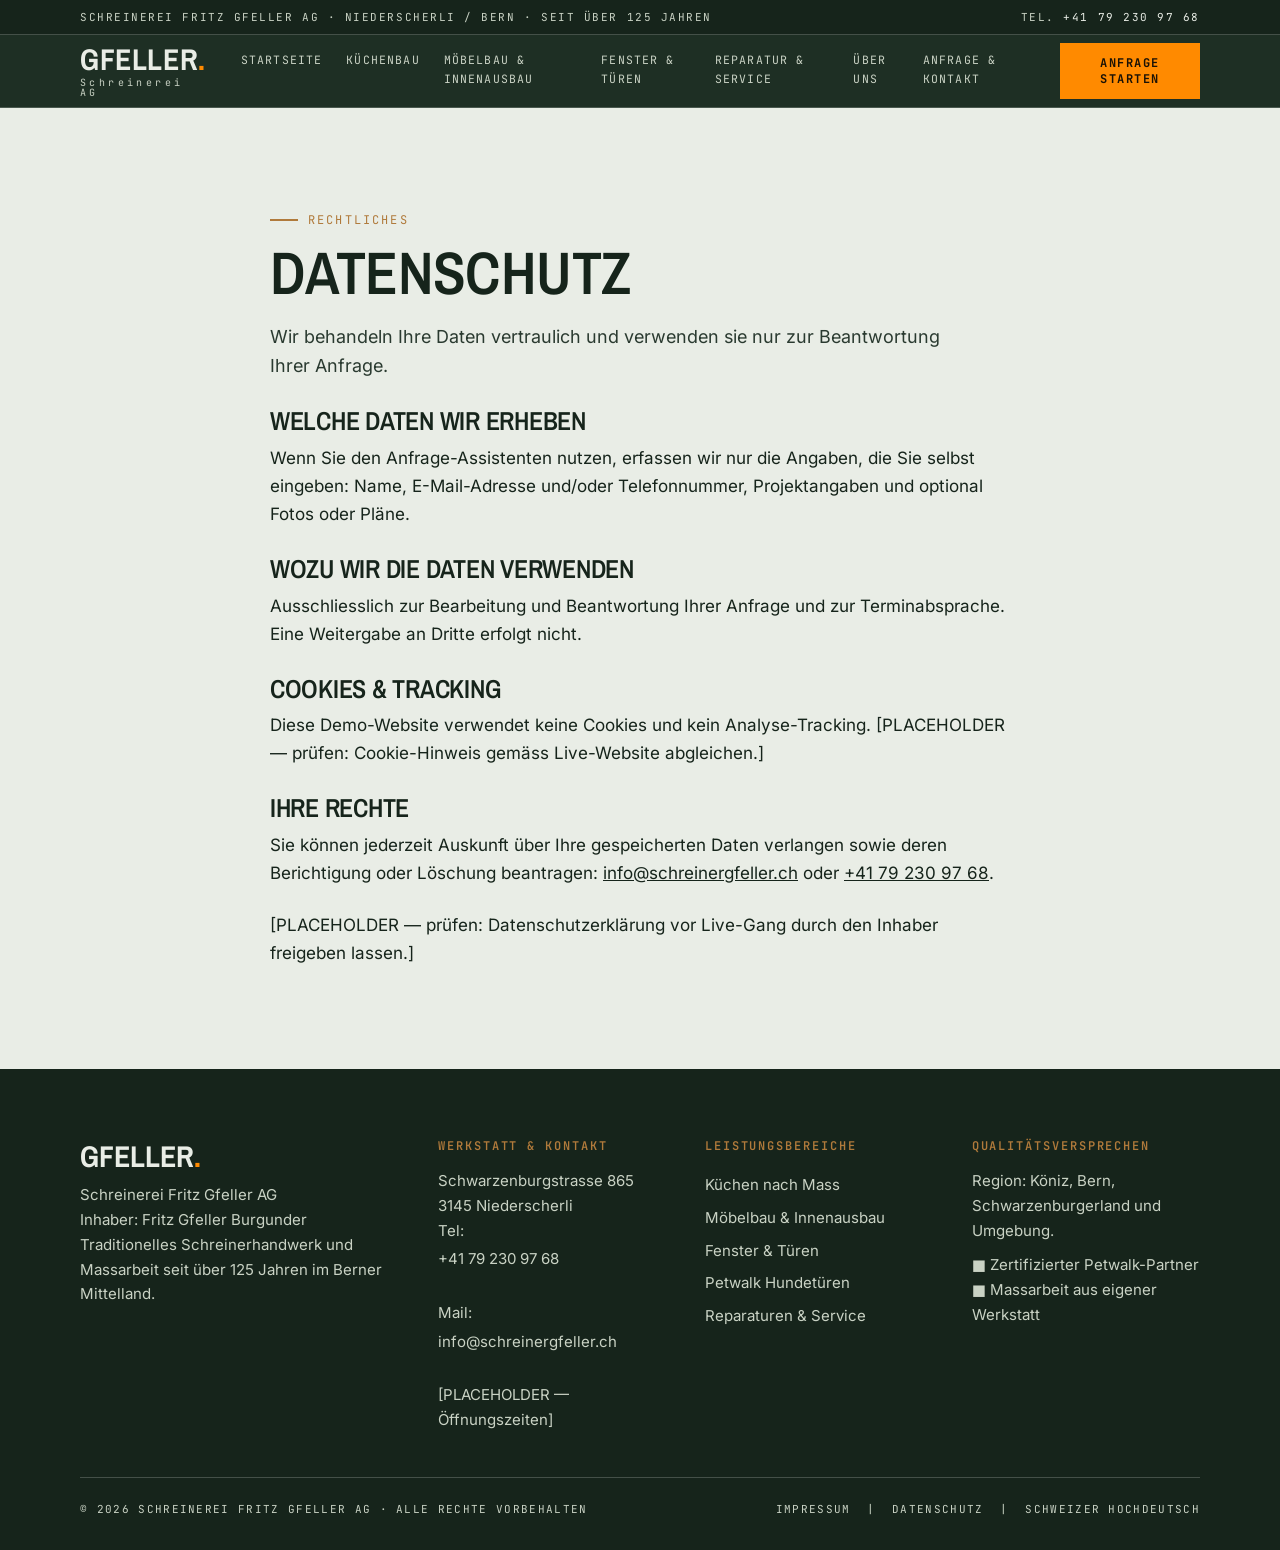
<file: datenschutz.html>
<!DOCTYPE html>
<html lang="de-CH">
<head>
<meta charset="utf-8">
<meta name="viewport" content="width=device-width, initial-scale=1">
<title>Datenschutz — Schreinerei Fritz Gfeller AG</title>
<meta name="description" content="Datenschutzerklärung der Schreinerei Fritz Gfeller AG, Niederscherli.">
<meta property="og:title" content="Datenschutz — Schreinerei Fritz Gfeller AG">
<meta property="og:description" content="Datenschutzerklärung der Schreinerei Fritz Gfeller AG, Niederscherli.">
<meta property="og:type" content="website">
<link rel="icon" href="data:image/svg+xml,%3Csvg xmlns='http://www.w3.org/2000/svg' viewBox='0 0 32 32'%3E%3Crect width='32' height='32' fill='%2316241B'/%3E%3Ctext x='16' y='23' font-family='monospace' font-size='16' font-weight='bold' fill='%23FF8A00' text-anchor='middle'%3EG%3C/text%3E%3C/svg%3E">
<link rel="stylesheet" href="assets/style.css">
<noscript><style>.reveal{opacity:1!important;transform:none!important}</style></noscript>
</head>
<body>
<a class="skip-link" href="#main">Zum Inhalt springen</a>
<div class="topstrip"><div class="wrap">
<span>Schreinerei Fritz Gfeller AG · Niederscherli / Bern · Seit über 125 Jahren</span>
<span class="ts-right">Tel. <a href="tel:+41792309768">+41 79 230 97 68</a></span>
</div></div>
<header class="site"><div class="wrap header-in">
<a class="logo" href="index.html"><b>Gfeller<span>.</span></b><small>Schreinerei AG</small></a>
<button class="nav-toggle" aria-expanded="false" aria-controls="main-nav">Menü</button>
<nav class="main" id="main-nav" aria-label="Hauptnavigation"><ul><li><a href="index.html">Startseite</a></li><li><a href="kuechenbau.html">Küchenbau</a></li><li><a href="moebelbau.html">Möbelbau & Innenausbau</a></li><li><a href="fenster-tueren.html">Fenster & Türen</a></li><li><a href="service.html">Reparatur & Service</a></li><li><a href="ueber-uns.html">Über uns</a></li><li><a href="anfrage.html">Anfrage & Kontakt</a></li></ul></nav>
<a class="btn small header-cta" href="anfrage.html">Anfrage starten</a>
</div></header>
<main id="main">

<section class="light"><div class="wrap" style="max-width:820px">
<p class="eyebrow">Rechtliches</p>
<h1 style="font-size:clamp(36px,5vw,60px);margin:14px 0 20px">Datenschutz</h1>
<p class="lede">Wir behandeln Ihre Daten vertraulich und verwenden sie nur zur Beantwortung Ihrer Anfrage.</p>
<h2 style="font-size:26px;margin:28px 0 10px">Welche Daten wir erheben</h2>
<p>Wenn Sie den Anfrage-Assistenten nutzen, erfassen wir nur die Angaben, die Sie selbst eingeben: Name, E-Mail-Adresse und/oder Telefonnummer, Projektangaben und optional Fotos oder Pläne.</p>
<h2 style="font-size:26px;margin:28px 0 10px">Wozu wir die Daten verwenden</h2>
<p>Ausschliesslich zur Bearbeitung und Beantwortung Ihrer Anfrage und zur Terminabsprache. Eine Weitergabe an Dritte erfolgt nicht.</p>
<h2 style="font-size:26px;margin:28px 0 10px">Cookies &amp; Tracking</h2>
<p>Diese Demo-Website verwendet keine Cookies und kein Analyse-Tracking. [PLACEHOLDER — prüfen: Cookie-Hinweis gemäss Live-Website abgleichen.]</p>
<h2 style="font-size:26px;margin:28px 0 10px">Ihre Rechte</h2>
<p>Sie können jederzeit Auskunft über Ihre gespeicherten Daten verlangen sowie deren Berichtigung oder Löschung beantragen: <a href="mailto:info@schreinergfeller.ch">info@schreinergfeller.ch</a> oder <a href="tel:+41792309768">+41 79 230 97 68</a>.</p>
<p style="margin-top:24px">[PLACEHOLDER — prüfen: Datenschutzerklärung vor Live-Gang durch den Inhaber freigeben lassen.]</p>
</div></section>

</main>
<footer>
<div class="wrap">
<div class="foot-grid">
<div class="foot-brand">
<b>Gfeller<span style="color:#FF8A00">.</span></b>
<p style="margin-top:12px">Schreinerei Fritz Gfeller AG<br>Inhaber: Fritz Gfeller Burgunder<br>Traditionelles Schreinerhandwerk und Massarbeit seit über 125 Jahren im Berner Mittelland.</p>
</div>
<div>
<h4>Werkstatt &amp; Kontakt</h4>
<p>Schwarzenburgstrasse 865<br>3145 Niederscherli<br>Tel: <a href="tel:+41792309768">+41 79 230 97 68</a><br>Mail: <a href="mailto:info@schreinergfeller.ch">info@schreinergfeller.ch</a><br>[PLACEHOLDER — Öffnungszeiten]</p>
</div>
<div>
<h4>Leistungsbereiche</h4>
<a href="kuechenbau.html">Küchen nach Mass</a>
<a href="moebelbau.html">Möbelbau &amp; Innenausbau</a>
<a href="fenster-tueren.html">Fenster &amp; Türen</a>
<a href="fenster-tueren.html#petwalk">Petwalk Hundetüren</a>
<a href="service.html">Reparaturen &amp; Service</a>
</div>
<div>
<h4>Qualitätsversprechen</h4>
<p>Region: Köniz, Bern, Schwarzenburgerland und Umgebung.</p>
<p style="margin-top:10px">■ Zertifizierter Petwalk-Partner<br>■ Massarbeit aus eigener Werkstatt</p>
</div>
</div>
<div class="foot-bottom">
<span>© 2026 Schreinerei Fritz Gfeller AG · Alle Rechte vorbehalten</span>
<span><a href="impressum.html">Impressum</a> &nbsp;|&nbsp; <a href="datenschutz.html">Datenschutz</a> &nbsp;|&nbsp; Schweizer Hochdeutsch</span>
</div>
</div>
</footer>
<script src="assets/app.js" defer></script>
</body>
</html>
</file>
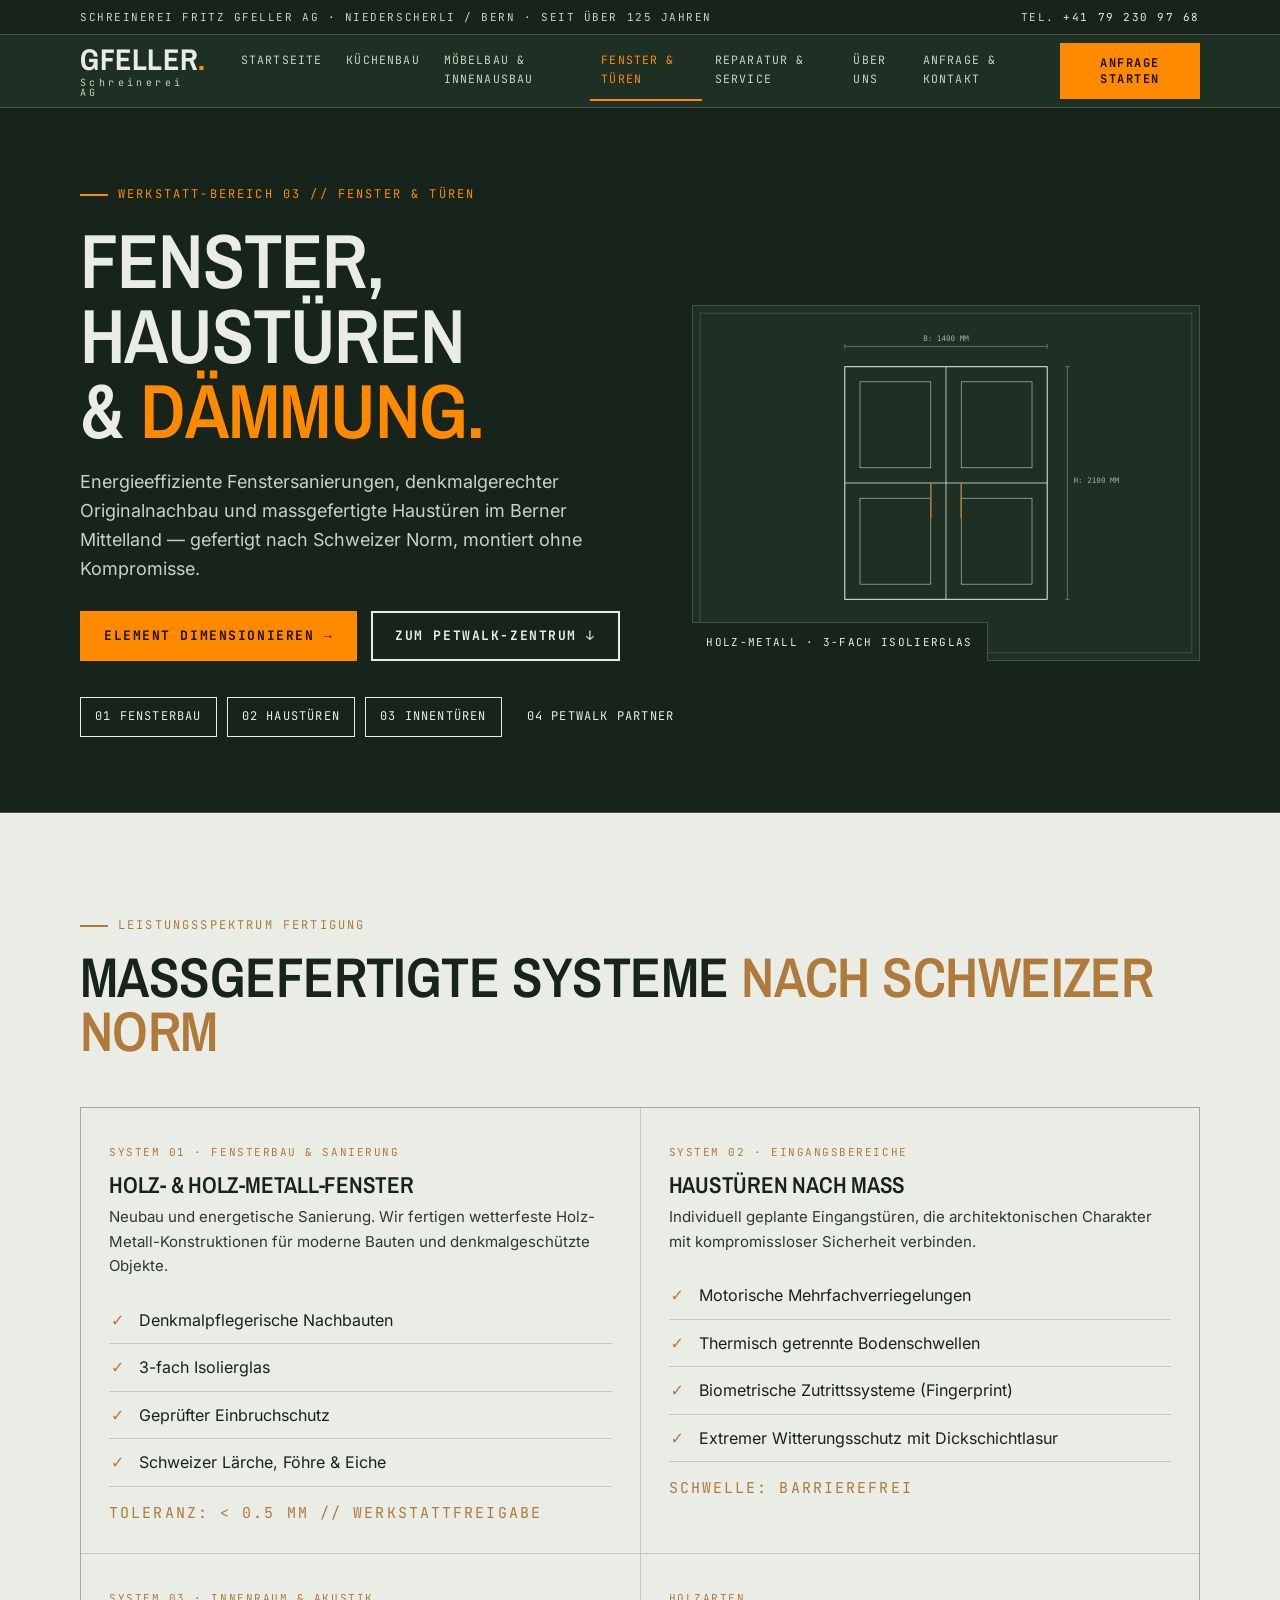
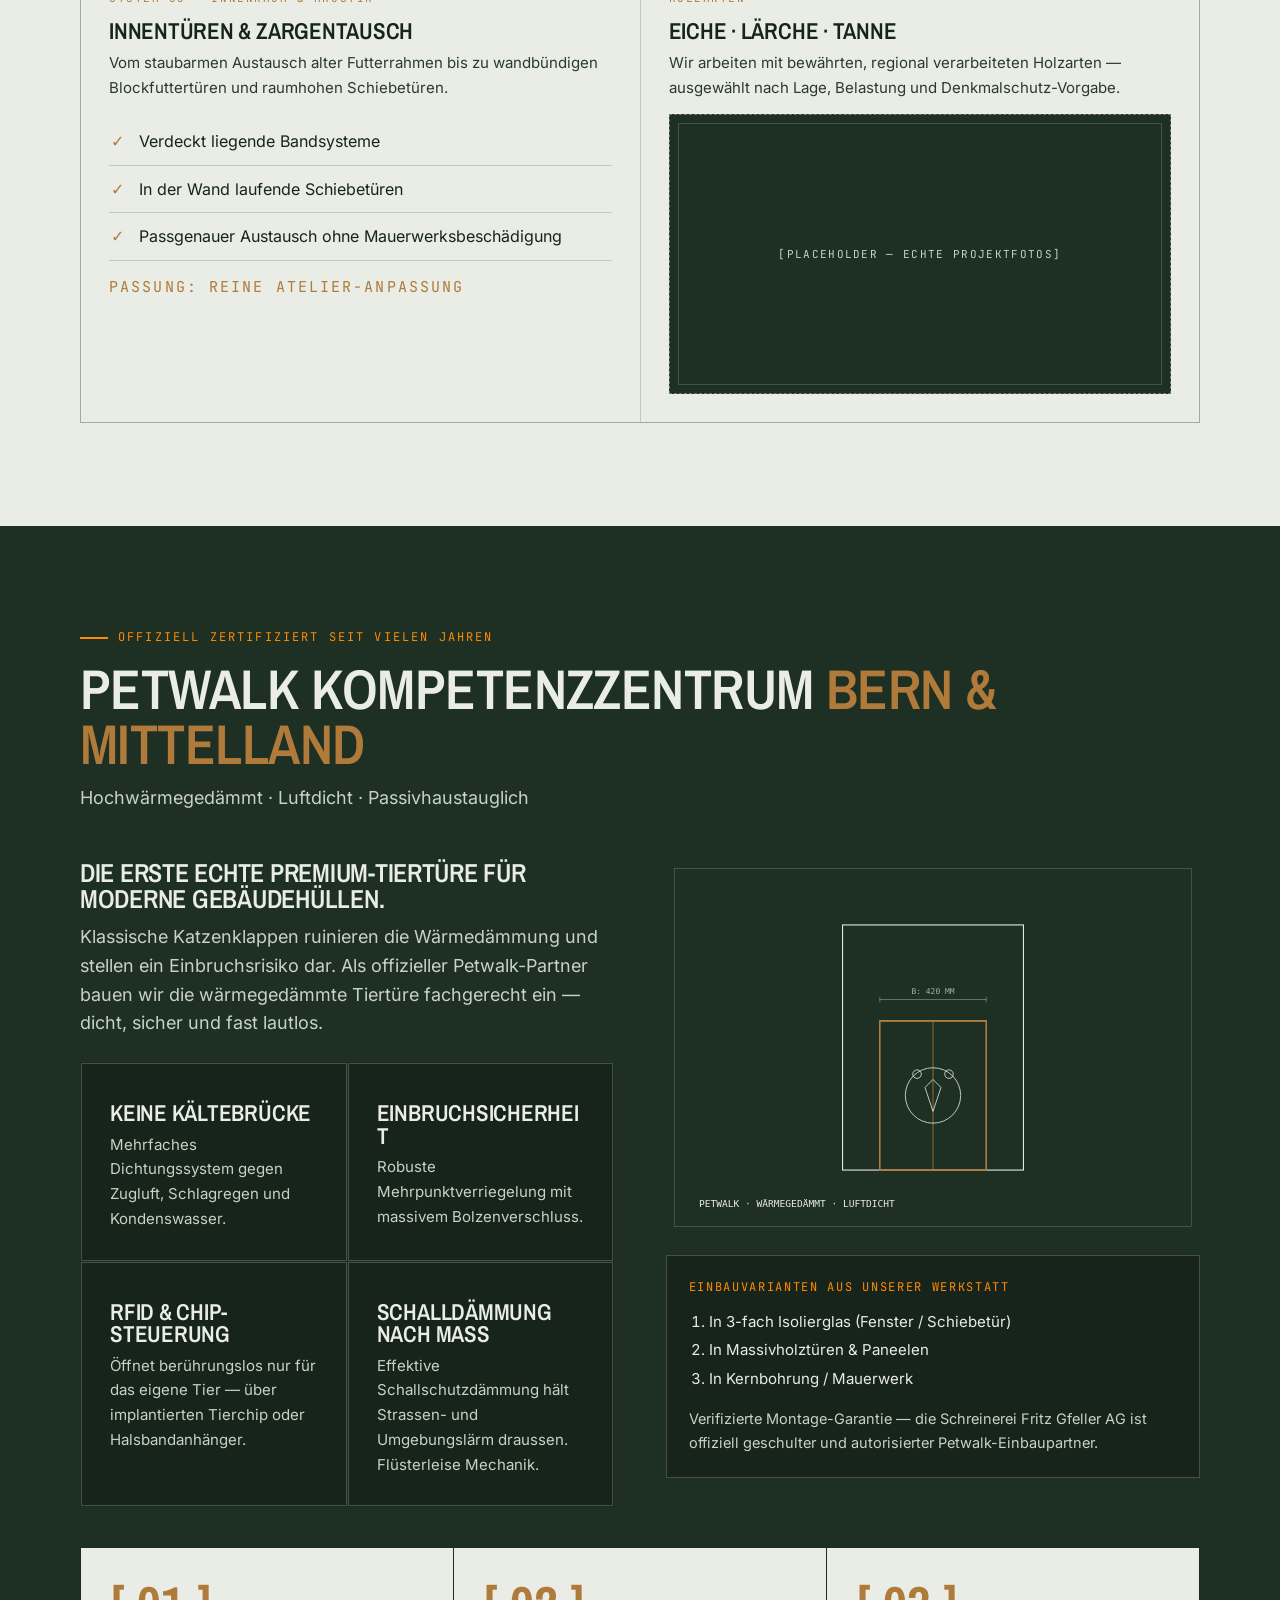
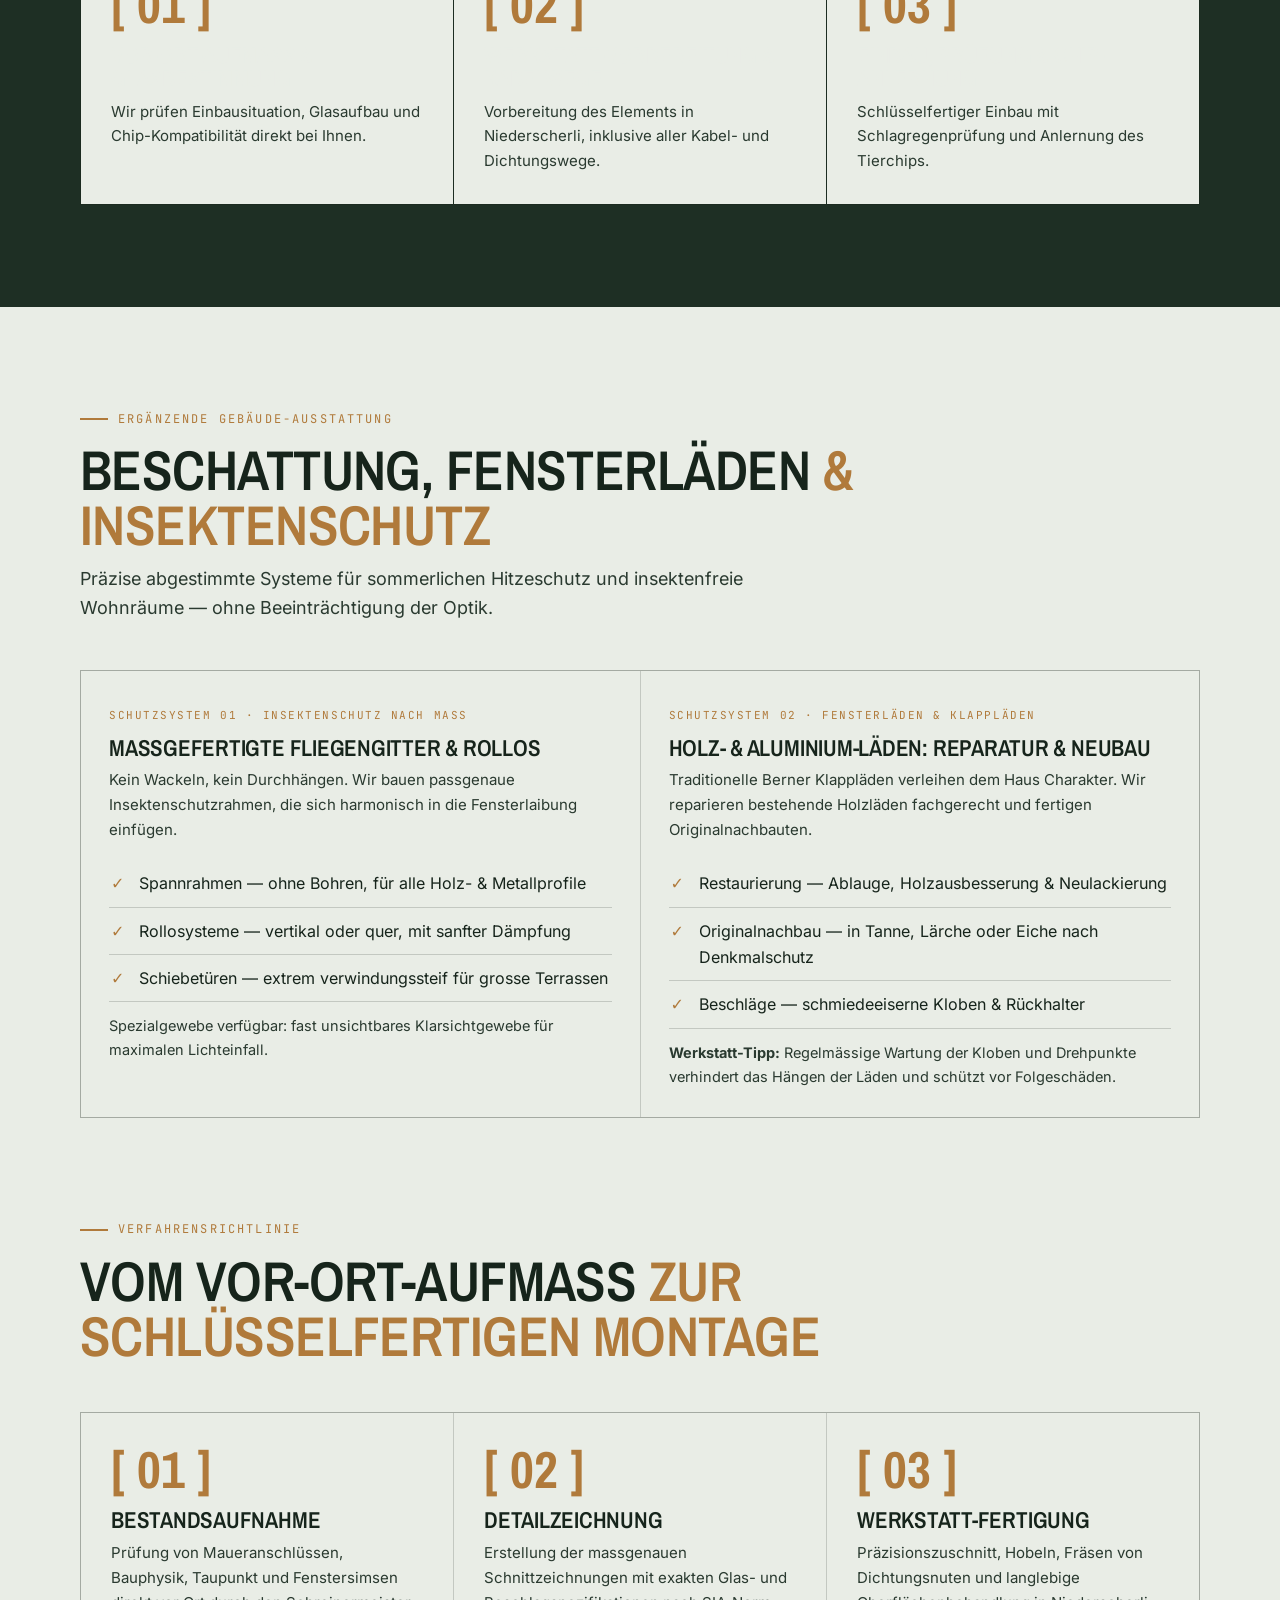
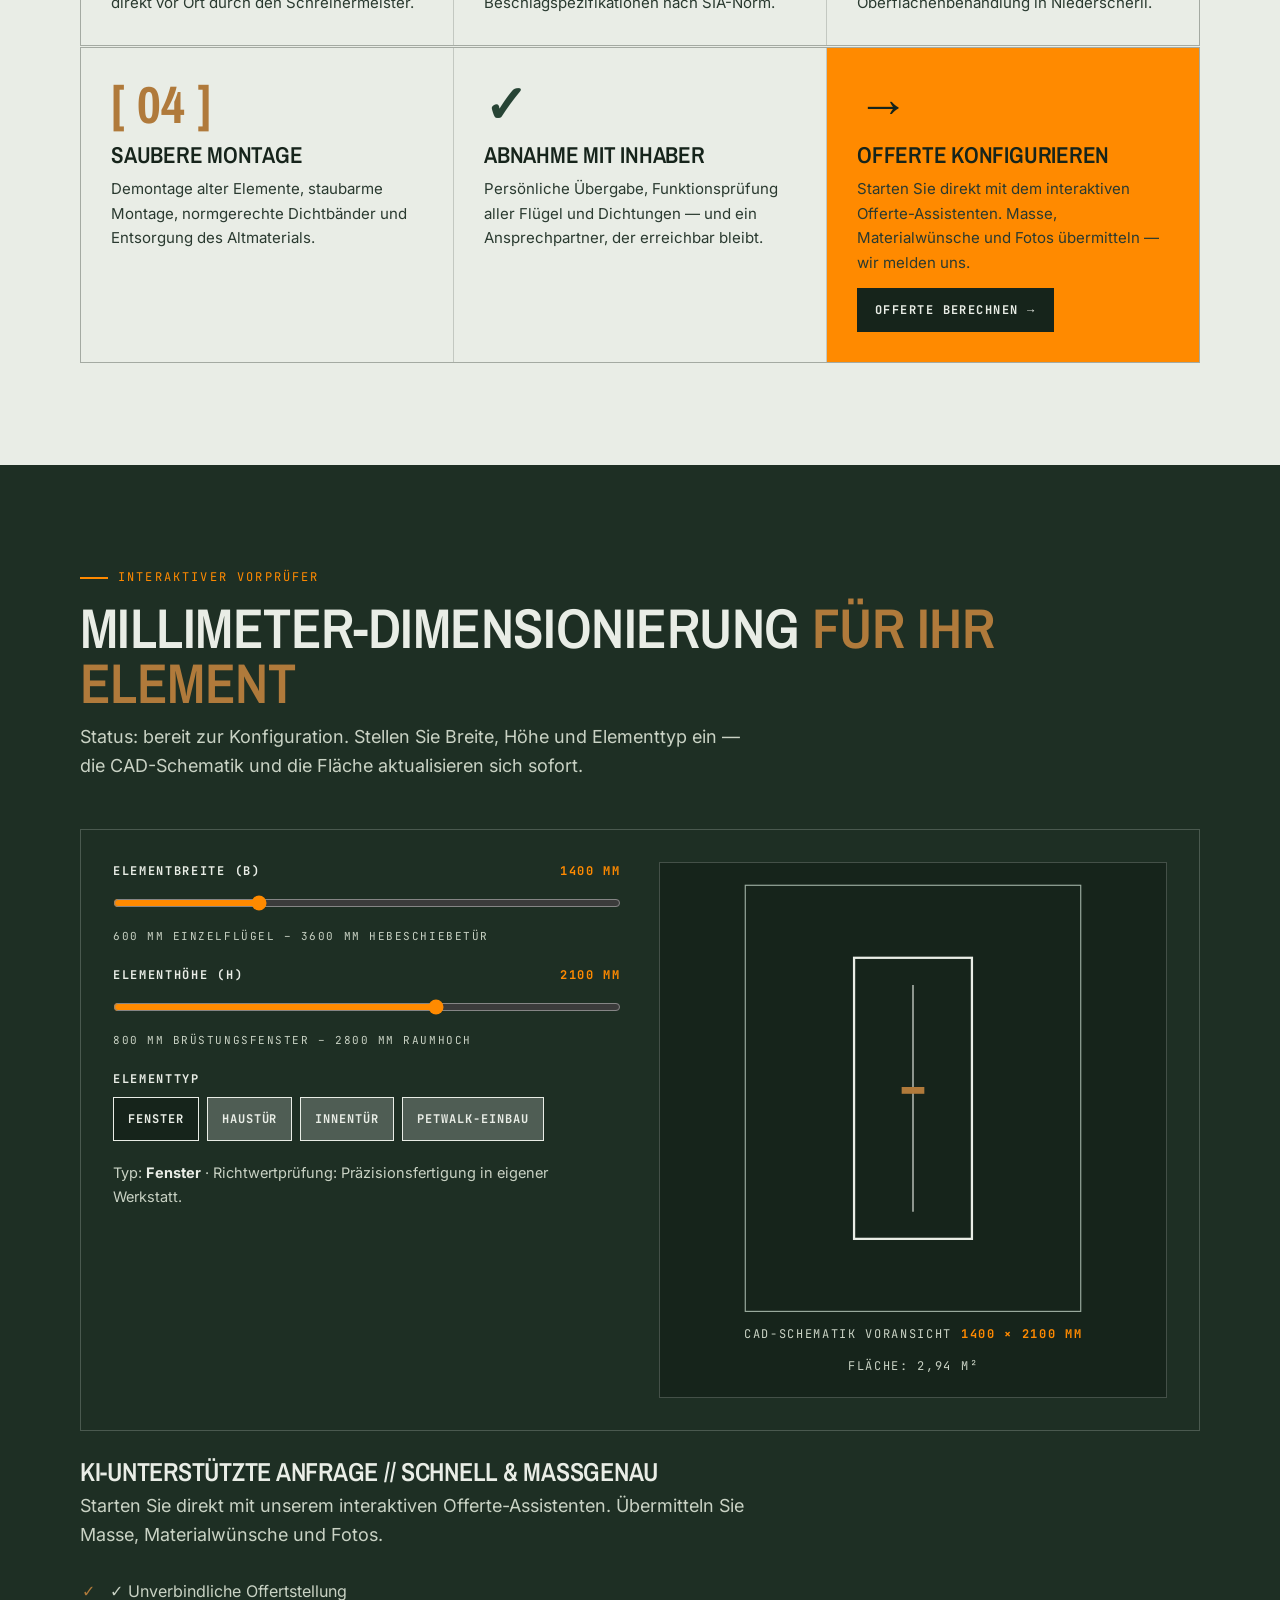
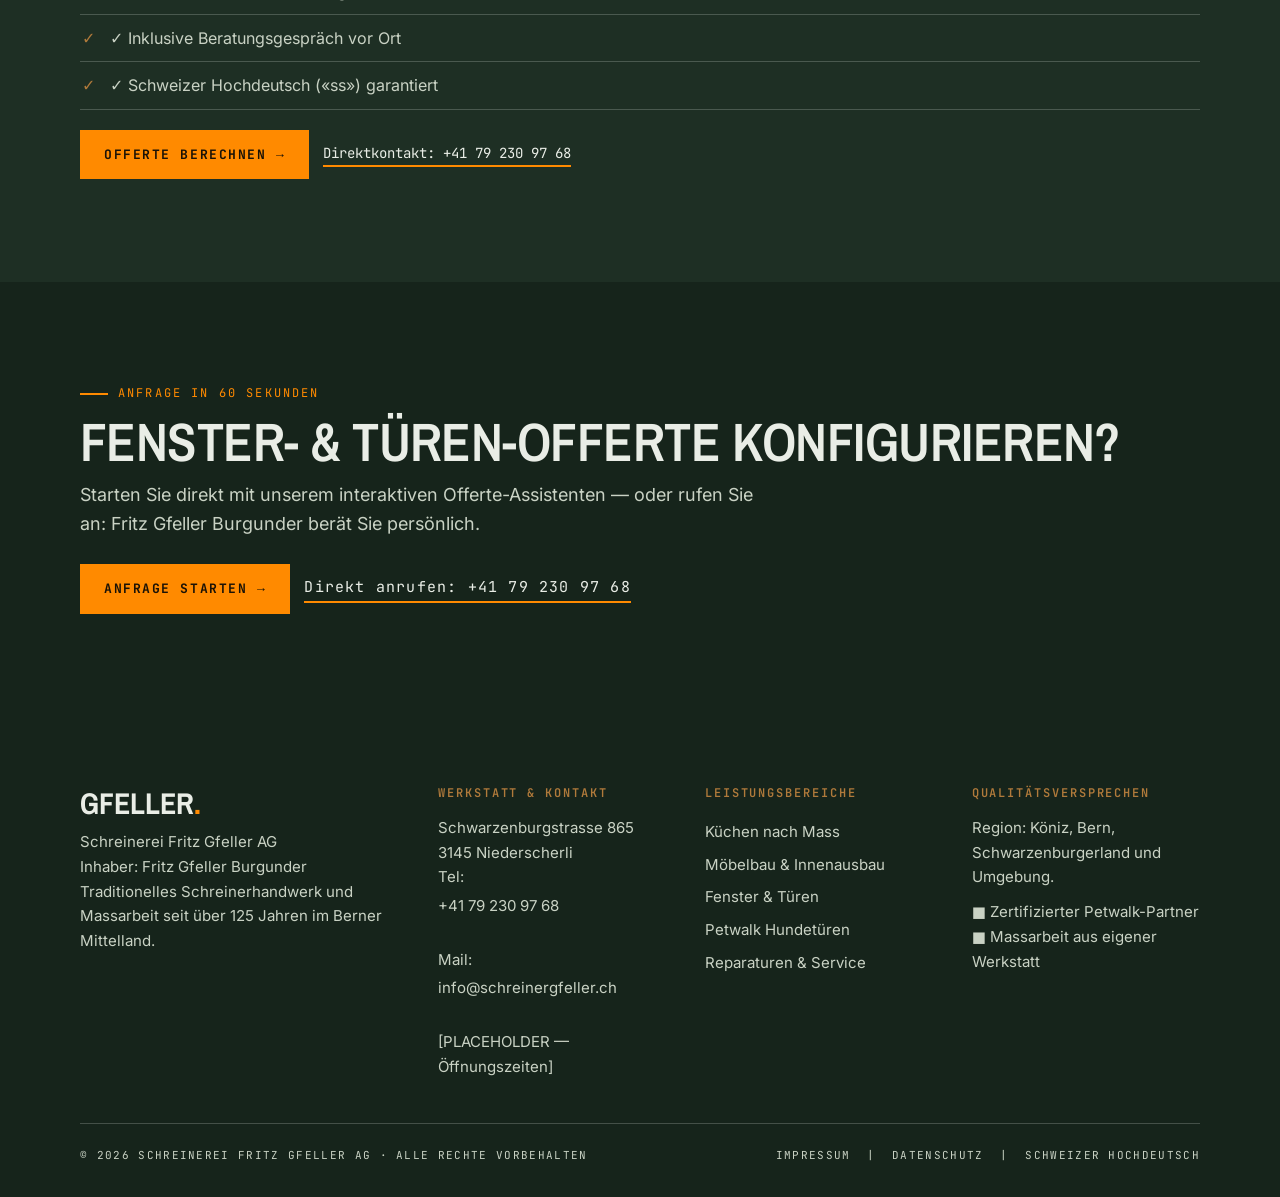
<file: fenster-tueren.html>
<!DOCTYPE html>
<html lang="de-CH">
<head>
<meta charset="utf-8">
<meta name="viewport" content="width=device-width, initial-scale=1">
<title>Fenster & Türen — Petwalk Hundetüren — Schreinerei Fritz Gfeller AG</title>
<meta name="description" content="Fenster, Haustüren und Petwalk Hundetüren nach Mass aus Niederscherli. Schreinerei Fritz Gfeller AG.">
<meta property="og:title" content="Fenster & Türen — Petwalk Hundetüren — Schreinerei Fritz Gfeller AG">
<meta property="og:description" content="Fenster, Haustüren und Petwalk Hundetüren nach Mass aus Niederscherli. Schreinerei Fritz Gfeller AG.">
<meta property="og:type" content="website">
<link rel="icon" href="data:image/svg+xml,%3Csvg xmlns='http://www.w3.org/2000/svg' viewBox='0 0 32 32'%3E%3Crect width='32' height='32' fill='%2316241B'/%3E%3Ctext x='16' y='23' font-family='monospace' font-size='16' font-weight='bold' fill='%23FF8A00' text-anchor='middle'%3EG%3C/text%3E%3C/svg%3E">
<link rel="stylesheet" href="assets/style.css">
<noscript><style>.reveal{opacity:1!important;transform:none!important}</style></noscript>
</head>
<body>
<a class="skip-link" href="#main">Zum Inhalt springen</a>
<div class="topstrip"><div class="wrap">
<span>Schreinerei Fritz Gfeller AG · Niederscherli / Bern · Seit über 125 Jahren</span>
<span class="ts-right">Tel. <a href="tel:+41792309768">+41 79 230 97 68</a></span>
</div></div>
<header class="site"><div class="wrap header-in">
<a class="logo" href="index.html"><b>Gfeller<span>.</span></b><small>Schreinerei AG</small></a>
<button class="nav-toggle" aria-expanded="false" aria-controls="main-nav">Menü</button>
<nav class="main" id="main-nav" aria-label="Hauptnavigation"><ul><li><a href="index.html">Startseite</a></li><li><a href="kuechenbau.html">Küchenbau</a></li><li><a href="moebelbau.html">Möbelbau & Innenausbau</a></li><li><a href="fenster-tueren.html" aria-current="page">Fenster & Türen</a></li><li><a href="service.html">Reparatur & Service</a></li><li><a href="ueber-uns.html">Über uns</a></li><li><a href="anfrage.html">Anfrage & Kontakt</a></li></ul></nav>
<a class="btn small header-cta" href="anfrage.html">Anfrage starten</a>
</div></header>
<main id="main">

<section class="hero"><div class="wrap">
<div class="hero-grid">
<div>
<p class="eyebrow on-dark">Werkstatt-Bereich 03 // Fenster &amp; Türen</p>
<h1 style="font-size:clamp(44px,6vw,84px)">Fenster, Haustüren<br>&amp; <span class="accent">Dämmung.</span></h1>
<p class="lede">Energieeffiziente Fenstersanierungen, denkmalgerechter Originalnachbau und massgefertigte Haustüren im Berner Mittelland — gefertigt nach Schweizer Norm, montiert ohne Kompromisse.</p>
<div class="hero-ctas">
<a class="btn" href="#dimtool">Element dimensionieren →</a>
<a class="btn ghost" href="#petwalk">Zum Petwalk-Zentrum ↓</a>
</div>
</div>
<figure class="hero-figure">
<img src="assets/img/fenster.svg" alt="Werkstattzeichnung: Holz-Metall-Fenster, Breite 1400 Millimeter, Höhe 2100 Millimeter" width="1000" height="700">
<figcaption class="fig-cap">Holz-Metall · 3-fach Isolierglas</figcaption>
</figure>
</div>
<div class="chips" style="margin-top:36px">
<span class="chip" style="border-color:var(--sage);color:var(--sage)">01 Fensterbau</span><span class="chip" style="border-color:var(--sage);color:var(--sage)">02 Haustüren</span><span class="chip" style="border-color:var(--sage);color:var(--sage)">03 Innentüren</span><span class="chip solid">04 Petwalk Partner</span>
</div>
</div></section>

<section class="light"><div class="wrap">
<div class="sec-head reveal"><p class="eyebrow">Leistungsspektrum Fertigung</p><h2>Massgefertigte Systeme <span class="accent">nach Schweizer Norm</span></h2></div>
<div class="cards">
<div class="card reveal"><span class="tag">System 01 · Fensterbau &amp; Sanierung</span><h3>Holz- &amp; Holz-Metall-Fenster</h3><p>Neubau und energetische Sanierung. Wir fertigen wetterfeste Holz-Metall-Konstruktionen für moderne Bauten und denkmalgeschützte Objekte.</p><ul class="list-check"><li>Denkmalpflegerische Nachbauten</li><li>3-fach Isolierglas</li><li>Geprüfter Einbruchschutz</li><li>Schweizer Lärche, Föhre &amp; Eiche</li></ul><p class="mono" style="margin-top:14px;color:var(--oak)">Toleranz: &lt; 0.5 mm // Werkstattfreigabe</p></div>
<div class="card reveal"><span class="tag">System 02 · Eingangsbereiche</span><h3>Haustüren nach Mass</h3><p>Individuell geplante Eingangstüren, die architektonischen Charakter mit kompromissloser Sicherheit verbinden.</p><ul class="list-check"><li>Motorische Mehrfachverriegelungen</li><li>Thermisch getrennte Bodenschwellen</li><li>Biometrische Zutrittssysteme (Fingerprint)</li><li>Extremer Witterungsschutz mit Dickschichtlasur</li></ul><p class="mono" style="margin-top:14px;color:var(--oak)">Schwelle: barrierefrei</p></div>
<div class="card reveal"><span class="tag">System 03 · Innenraum &amp; Akustik</span><h3>Innentüren &amp; Zargentausch</h3><p>Vom staubarmen Austausch alter Futterrahmen bis zu wandbündigen Blockfuttertüren und raumhohen Schiebetüren.</p><ul class="list-check"><li>Verdeckt liegende Bandsysteme</li><li>In der Wand laufende Schiebetüren</li><li>Passgenauer Austausch ohne Mauerwerksbeschädigung</li></ul><p class="mono" style="margin-top:14px;color:var(--oak)">Passung: reine Atelier-Anpassung</p></div>
<div class="card reveal"><span class="tag">Holzarten</span><h3>Eiche · Lärche · Tanne</h3><p>Wir arbeiten mit bewährten, regional verarbeiteten Holzarten — ausgewählt nach Lage, Belastung und Denkmalschutz-Vorgabe.</p><div class="media" style="margin-top:14px"><div class="ph">[PLACEHOLDER — echte Projektfotos]</div></div></div>
</div>
</div></section>

<section class="dark" id="petwalk"><div class="wrap">
<div class="sec-head reveal"><p class="eyebrow on-dark">Offiziell zertifiziert seit vielen Jahren</p><h2 style="color:var(--sage)">Petwalk Kompetenzzentrum <span style="color:var(--oak)">Bern &amp; Mittelland</span></h2>
<p class="lede">Hochwärmegedämmt · Luftdicht · Passivhaustauglich</p></div>
<div class="split">
<div class="txt reveal">
<h3 style="color:var(--sage);font-size:26px;margin-bottom:12px">Die erste echte Premium-Tiertüre für moderne Gebäudehüllen.</h3>
<p class="lede">Klassische Katzenklappen ruinieren die Wärmedämmung und stellen ein Einbruchsrisiko dar. Als offizieller Petwalk-Partner bauen wir die wärmegedämmte Tiertüre fachgerecht ein — dicht, sicher und fast lautlos.</p>
<div class="cards" style="margin-top:24px">
<div class="card" style="background:var(--green-900);border:1px solid var(--line-light)"><h3 style="color:var(--sage)">Keine Kältebrücke</h3><p style="color:var(--sage-3)">Mehrfaches Dichtungssystem gegen Zugluft, Schlagregen und Kondenswasser.</p></div>
<div class="card" style="background:var(--green-900);border:1px solid var(--line-light)"><h3 style="color:var(--sage)">Einbruchsicherheit</h3><p style="color:var(--sage-3)">Robuste Mehrpunktverriegelung mit massivem Bolzenverschluss.</p></div>
<div class="card" style="background:var(--green-900);border:1px solid var(--line-light)"><h3 style="color:var(--sage)">RFID &amp; Chip-Steuerung</h3><p style="color:var(--sage-3)">Öffnet berührungslos nur für das eigene Tier — über implantierten Tierchip oder Halsbandanhänger.</p></div>
<div class="card" style="background:var(--green-900);border:1px solid var(--line-light)"><h3 style="color:var(--sage)">Schalldämmung nach Mass</h3><p style="color:var(--sage-3)">Effektive Schallschutzdämmung hält Strassen- und Umgebungslärm draussen. Flüsterleise Mechanik.</p></div>
</div>
</div>
<div class="media reveal">
<img src="assets/img/petwalk.svg" alt="Werkstattzeichnung: Petwalk-Hundetüre, Breite 420 Millimeter, wärmegedämmt und luftdicht" width="1000" height="700">
<div style="background:var(--green-900);border:1px solid var(--line-light);padding:22px;margin-top:20px">
<p class="mono" style="color:var(--orange);margin-bottom:10px">Einbauvarianten aus unserer Werkstatt</p>
<ol style="color:var(--sage);padding-left:20px;font-size:15px;line-height:1.9">
<li>In 3-fach Isolierglas (Fenster / Schiebetür)</li>
<li>In Massivholztüren &amp; Paneelen</li>
<li>In Kernbohrung / Mauerwerk</li>
</ol>
<p style="color:var(--sage-3);font-size:14.5px;margin-top:14px">Verifizierte Montage-Garantie — die Schreinerei Fritz Gfeller AG ist offiziell geschulter und autorisierter Petwalk-Einbaupartner.</p>
</div>
</div>
</div>
<div class="steps" style="margin-top:40px">
<div class="step reveal"><div class="n">[ 01 ]</div><h3>Vor-Ort-Aufmass &amp; Glasbestimmung</h3><p>Wir prüfen Einbausituation, Glasaufbau und Chip-Kompatibilität direkt bei Ihnen.</p></div>
<div class="step reveal"><div class="n">[ 02 ]</div><h3>Werkstatt-Vorbereitung &amp; Kabelwege</h3><p>Vorbereitung des Elements in Niederscherli, inklusive aller Kabel- und Dichtungswege.</p></div>
<div class="step reveal"><div class="n">[ 03 ]</div><h3>Einbau, Prüfung &amp; Chip-Anlernung</h3><p>Schlüsselfertiger Einbau mit Schlagregenprüfung und Anlernung des Tierchips.</p></div>
</div>
</div></section>

<section class="light" id="hitzeschutz"><div class="wrap">
<div class="sec-head reveal"><p class="eyebrow">Ergänzende Gebäude-Ausstattung</p><h2>Beschattung, Fensterläden <span class="accent">&amp; Insektenschutz</span></h2>
<p class="lede">Präzise abgestimmte Systeme für sommerlichen Hitzeschutz und insektenfreie Wohnräume — ohne Beeinträchtigung der Optik.</p></div>
<div class="cards">
<div class="card reveal"><span class="tag">Schutzsystem 01 · Insektenschutz nach Mass</span><h3>Massgefertigte Fliegengitter &amp; Rollos</h3><p>Kein Wackeln, kein Durchhängen. Wir bauen passgenaue Insektenschutzrahmen, die sich harmonisch in die Fensterlaibung einfügen.</p><ul class="list-check"><li>Spannrahmen — ohne Bohren, für alle Holz- &amp; Metallprofile</li><li>Rollosysteme — vertikal oder quer, mit sanfter Dämpfung</li><li>Schiebetüren — extrem verwindungssteif für grosse Terrassen</li></ul><p style="margin-top:12px;font-size:14.5px;color:var(--body)">Spezialgewebe verfügbar: fast unsichtbares Klarsichtgewebe für maximalen Lichteinfall.</p></div>
<div class="card reveal"><span class="tag">Schutzsystem 02 · Fensterläden &amp; Klappläden</span><h3>Holz- &amp; Aluminium-Läden: Reparatur &amp; Neubau</h3><p>Traditionelle Berner Klappläden verleihen dem Haus Charakter. Wir reparieren bestehende Holzläden fachgerecht und fertigen Originalnachbauten.</p><ul class="list-check"><li>Restaurierung — Ablauge, Holzausbesserung &amp; Neulackierung</li><li>Originalnachbau — in Tanne, Lärche oder Eiche nach Denkmalschutz</li><li>Beschläge — schmiedeeiserne Kloben &amp; Rückhalter</li></ul><p style="margin-top:12px;font-size:14.5px;color:var(--body)"><b>Werkstatt-Tipp:</b> Regelmässige Wartung der Kloben und Drehpunkte verhindert das Hängen der Läden und schützt vor Folgeschäden.</p></div>
</div>
</div></section>

<section class="light" style="padding-top:0"><div class="wrap">
<div class="sec-head reveal"><p class="eyebrow">Verfahrensrichtlinie</p><h2>Vom Vor-Ort-Aufmass <span class="accent">zur schlüsselfertigen Montage</span></h2></div>
<div class="steps">
<div class="step reveal"><div class="n">[ 01 ]</div><h3>Bestandsaufnahme</h3><p>Prüfung von Maueranschlüssen, Bauphysik, Taupunkt und Fenstersimsen direkt vor Ort durch den Schreinermeister.</p></div>
<div class="step reveal"><div class="n">[ 02 ]</div><h3>Detailzeichnung</h3><p>Erstellung der massgenauen Schnittzeichnungen mit exakten Glas- und Beschlagspezifikationen nach SIA-Norm.</p></div>
<div class="step reveal"><div class="n">[ 03 ]</div><h3>Werkstatt-Fertigung</h3><p>Präzisionszuschnitt, Hobeln, Fräsen von Dichtungsnuten und langlebige Oberflächenbehandlung in Niederscherli.</p></div>
</div>
<div class="steps" style="margin-top:1px">
<div class="step reveal"><div class="n">[ 04 ]</div><h3>Saubere Montage</h3><p>Demontage alter Elemente, staubarme Montage, normgerechte Dichtbänder und Entsorgung des Altmaterials.</p></div>
<div class="step reveal"><div class="n" style="color:var(--green-700)">✓</div><h3>Abnahme mit Inhaber</h3><p>Persönliche Übergabe, Funktionsprüfung aller Flügel und Dichtungen — und ein Ansprechpartner, der erreichbar bleibt.</p></div>
<div class="step reveal" style="background:var(--orange)"><div class="n" style="color:var(--green-900)">→</div><h3>Offerte konfigurieren</h3><p>Starten Sie direkt mit dem interaktiven Offerte-Assistenten. Masse, Materialwünsche und Fotos übermitteln — wir melden uns.</p><p style="margin-top:12px"><a class="btn small" style="background:var(--green-900);color:var(--sage)" href="anfrage.html?bereich=fenster">Offerte berechnen →</a></p></div>
</div>
</div></section>

<section class="dark"><div class="wrap">
<div class="sec-head reveal"><p class="eyebrow on-dark">Interaktiver Vorprüfer</p><h2 style="color:var(--sage)">Millimeter-Dimensionierung <span style="color:var(--oak)">für Ihr Element</span></h2>
<p class="lede">Status: bereit zur Konfiguration. Stellen Sie Breite, Höhe und Elementtyp ein — die CAD-Schematik und die Fläche aktualisieren sich sofort.</p></div>
<div class="dimtool reveal" id="dimtool">
<div>
<div class="field"><label for="dim-b">Elementbreite (B) <output data-out="b">1400 mm</output></label>
<input type="range" id="dim-b" data-dim="b" min="600" max="3600" step="10" value="1400">
<p class="mono" style="font-size:11px;color:var(--sage-3)">600 mm Einzelflügel – 3600 mm Hebeschiebetür</p></div>
<div class="field"><label for="dim-h">Elementhöhe (H) <output data-out="h">2100 mm</output></label>
<input type="range" id="dim-h" data-dim="h" min="800" max="2800" step="10" value="2100">
<p class="mono" style="font-size:11px;color:var(--sage-3)">800 mm Brüstungsfenster – 2800 mm Raumhoch</p></div>
<p class="mono" style="font-weight:700;margin-bottom:8px">Elementtyp</p>
<div class="seg" data-seg-group="typ" style="margin:0">
<button type="button" aria-pressed="true" data-value="Fenster" style="border-color:var(--sage);color:var(--sage)">Fenster</button>
<button type="button" aria-pressed="false" data-value="Haustür" style="border-color:var(--sage);color:var(--sage)">Haustür</button>
<button type="button" aria-pressed="false" data-value="Innentür" style="border-color:var(--sage);color:var(--sage)">Innentür</button>
<button type="button" aria-pressed="false" data-value="Petwalk-Einbau" style="border-color:var(--sage);color:var(--sage)">Petwalk-Einbau</button>
</div>
<p style="margin-top:20px;font-size:14.5px;color:var(--sage-3)">Typ: <b style="color:var(--sage)" data-out="typ">Fenster</b> · Richtwertprüfung: Präzisionsfertigung in eigener Werkstatt.</p>
</div>
<div class="cad">
<svg viewBox="0 0 300 380" role="img" aria-label="CAD-Schematik des dimensionierten Elements">
<rect x="2" y="2" width="296" height="376" fill="none" stroke="#9FB0A4" stroke-width="1"/>
<rect id="cad-rect" x="110" y="90" width="80" height="200" fill="none" stroke="#E9EDE6" stroke-width="2"/>
<line x1="150" y1="90" x2="150" y2="290" stroke="#E9EDE6" stroke-width="1"/>
<rect x="140" y="180" width="20" height="6" fill="#B07A3B"/>
</svg>
<p class="mono">CAD-Schematik Voransicht <b id="cad-label">1400 × 2100 mm</b></p>
<p class="mono" id="cad-area">Fläche: 2,94 m²</p>
</div>
</div>
<div style="margin-top:28px" class="reveal">
<h3 style="color:var(--sage);font-size:26px;margin-bottom:8px">KI-unterstützte Anfrage // Schnell &amp; massgenau</h3>
<p class="lede">Starten Sie direkt mit unserem interaktiven Offerte-Assistenten. Übermitteln Sie Masse, Materialwünsche und Fotos.</p>
<ul class="list-check" style="color:var(--sage-3)">
<li style="border-color:var(--line-light)">✓ Unverbindliche Offertstellung</li>
<li style="border-color:var(--line-light)">✓ Inklusive Beratungsgespräch vor Ort</li>
<li style="border-color:var(--line-light)">✓ Schweizer Hochdeutsch («ss») garantiert</li>
</ul>
<div style="margin-top:20px;display:flex;gap:14px;flex-wrap:wrap;align-items:center">
<a class="btn" href="anfrage.html?bereich=fenster">Offerte berechnen →</a>
<a class="phone" href="tel:+41792309768" style="font-family:var(--mono);font-size:14px;color:var(--sage);text-decoration:none;border-bottom:2px solid var(--orange)">Direktkontakt: +41 79 230 97 68</a>
</div>
</div>
</div></section>
<section class="cta-band"><div class="wrap reveal">
<p class="eyebrow on-dark">Anfrage in 60 Sekunden</p>
<h2>Fenster- & Türen-Offerte konfigurieren?</h2>
<p class="lede">Starten Sie direkt mit unserem interaktiven Offerte-Assistenten — oder rufen Sie an: Fritz Gfeller Burgunder berät Sie persönlich.</p>
<div class="row">
<a class="btn" href="anfrage.html">Anfrage starten →</a>
<a class="phone" href="tel:+41792309768">Direkt anrufen: +41 79 230 97 68</a>

</div></div></section>
</main>
<footer>
<div class="wrap">
<div class="foot-grid">
<div class="foot-brand">
<b>Gfeller<span style="color:#FF8A00">.</span></b>
<p style="margin-top:12px">Schreinerei Fritz Gfeller AG<br>Inhaber: Fritz Gfeller Burgunder<br>Traditionelles Schreinerhandwerk und Massarbeit seit über 125 Jahren im Berner Mittelland.</p>
</div>
<div>
<h4>Werkstatt &amp; Kontakt</h4>
<p>Schwarzenburgstrasse 865<br>3145 Niederscherli<br>Tel: <a href="tel:+41792309768">+41 79 230 97 68</a><br>Mail: <a href="mailto:info@schreinergfeller.ch">info@schreinergfeller.ch</a><br>[PLACEHOLDER — Öffnungszeiten]</p>
</div>
<div>
<h4>Leistungsbereiche</h4>
<a href="kuechenbau.html">Küchen nach Mass</a>
<a href="moebelbau.html">Möbelbau &amp; Innenausbau</a>
<a href="fenster-tueren.html">Fenster &amp; Türen</a>
<a href="fenster-tueren.html#petwalk">Petwalk Hundetüren</a>
<a href="service.html">Reparaturen &amp; Service</a>
</div>
<div>
<h4>Qualitätsversprechen</h4>
<p>Region: Köniz, Bern, Schwarzenburgerland und Umgebung.</p>
<p style="margin-top:10px">■ Zertifizierter Petwalk-Partner<br>■ Massarbeit aus eigener Werkstatt</p>
</div>
</div>
<div class="foot-bottom">
<span>© 2026 Schreinerei Fritz Gfeller AG · Alle Rechte vorbehalten</span>
<span><a href="impressum.html">Impressum</a> &nbsp;|&nbsp; <a href="datenschutz.html">Datenschutz</a> &nbsp;|&nbsp; Schweizer Hochdeutsch</span>
</div>
</div>
</footer>
<script src="assets/app.js" defer></script>
</body>
</html>
</file>
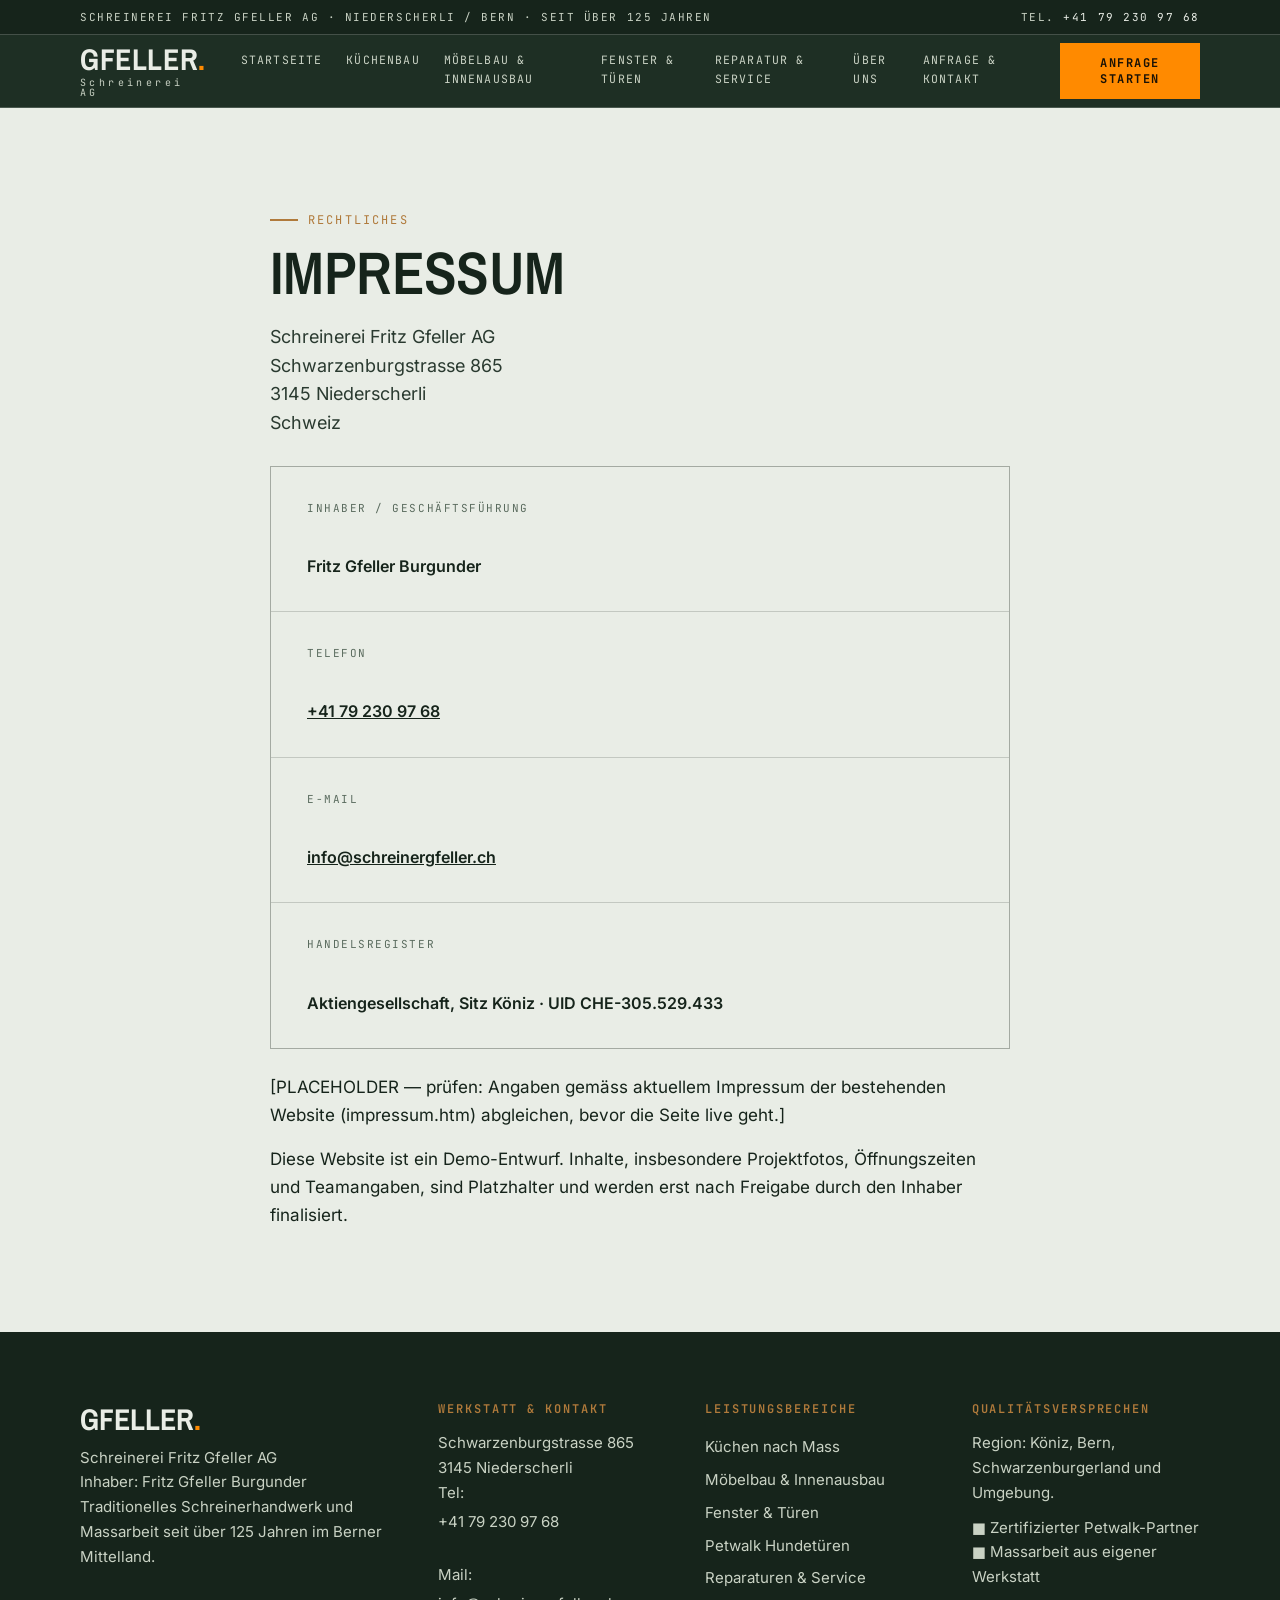
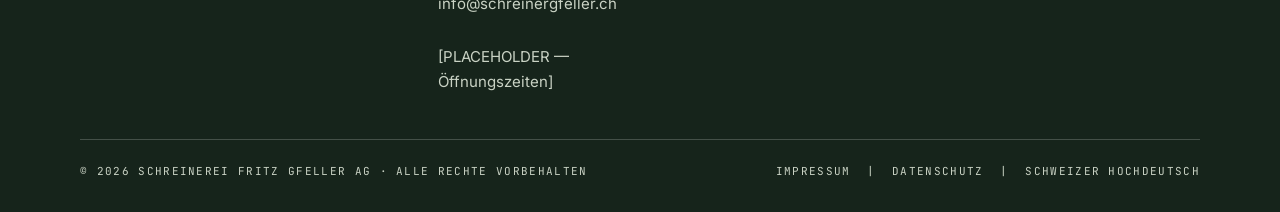
<file: impressum.html>
<!DOCTYPE html>
<html lang="de-CH">
<head>
<meta charset="utf-8">
<meta name="viewport" content="width=device-width, initial-scale=1">
<title>Impressum — Schreinerei Fritz Gfeller AG</title>
<meta name="description" content="Impressum der Schreinerei Fritz Gfeller AG, Niederscherli.">
<meta property="og:title" content="Impressum — Schreinerei Fritz Gfeller AG">
<meta property="og:description" content="Impressum der Schreinerei Fritz Gfeller AG, Niederscherli.">
<meta property="og:type" content="website">
<link rel="icon" href="data:image/svg+xml,%3Csvg xmlns='http://www.w3.org/2000/svg' viewBox='0 0 32 32'%3E%3Crect width='32' height='32' fill='%2316241B'/%3E%3Ctext x='16' y='23' font-family='monospace' font-size='16' font-weight='bold' fill='%23FF8A00' text-anchor='middle'%3EG%3C/text%3E%3C/svg%3E">
<link rel="stylesheet" href="assets/style.css">
<noscript><style>.reveal{opacity:1!important;transform:none!important}</style></noscript>
</head>
<body>
<a class="skip-link" href="#main">Zum Inhalt springen</a>
<div class="topstrip"><div class="wrap">
<span>Schreinerei Fritz Gfeller AG · Niederscherli / Bern · Seit über 125 Jahren</span>
<span class="ts-right">Tel. <a href="tel:+41792309768">+41 79 230 97 68</a></span>
</div></div>
<header class="site"><div class="wrap header-in">
<a class="logo" href="index.html"><b>Gfeller<span>.</span></b><small>Schreinerei AG</small></a>
<button class="nav-toggle" aria-expanded="false" aria-controls="main-nav">Menü</button>
<nav class="main" id="main-nav" aria-label="Hauptnavigation"><ul><li><a href="index.html">Startseite</a></li><li><a href="kuechenbau.html">Küchenbau</a></li><li><a href="moebelbau.html">Möbelbau & Innenausbau</a></li><li><a href="fenster-tueren.html">Fenster & Türen</a></li><li><a href="service.html">Reparatur & Service</a></li><li><a href="ueber-uns.html">Über uns</a></li><li><a href="anfrage.html">Anfrage & Kontakt</a></li></ul></nav>
<a class="btn small header-cta" href="anfrage.html">Anfrage starten</a>
</div></header>
<main id="main">

<section class="light"><div class="wrap" style="max-width:820px">
<p class="eyebrow">Rechtliches</p>
<h1 style="font-size:clamp(36px,5vw,60px);margin:14px 0 20px">Impressum</h1>
<p class="lede">Schreinerei Fritz Gfeller AG<br>Schwarzenburgstrasse 865<br>3145 Niederscherli<br>Schweiz</p>
<div class="kv" style="grid-template-columns:1fr;margin-top:28px">
<div><div class="k">Inhaber / Geschäftsführung</div><div class="v">Fritz Gfeller Burgunder</div></div>
<div><div class="k">Telefon</div><div class="v"><a href="tel:+41792309768">+41 79 230 97 68</a></div></div>
<div><div class="k">E-Mail</div><div class="v"><a href="mailto:info@schreinergfeller.ch">info@schreinergfeller.ch</a></div></div>
<div><div class="k">Handelsregister</div><div class="v">Aktiengesellschaft, Sitz Köniz · UID CHE-305.529.433</div></div>
</div>
<p style="margin-top:24px">[PLACEHOLDER — prüfen: Angaben gemäss aktuellem Impressum der bestehenden Website (impressum.htm) abgleichen, bevor die Seite live geht.]</p>
<p style="margin-top:16px">Diese Website ist ein Demo-Entwurf. Inhalte, insbesondere Projektfotos, Öffnungszeiten und Teamangaben, sind Platzhalter und werden erst nach Freigabe durch den Inhaber finalisiert.</p>
</div></section>

</main>
<footer>
<div class="wrap">
<div class="foot-grid">
<div class="foot-brand">
<b>Gfeller<span style="color:#FF8A00">.</span></b>
<p style="margin-top:12px">Schreinerei Fritz Gfeller AG<br>Inhaber: Fritz Gfeller Burgunder<br>Traditionelles Schreinerhandwerk und Massarbeit seit über 125 Jahren im Berner Mittelland.</p>
</div>
<div>
<h4>Werkstatt &amp; Kontakt</h4>
<p>Schwarzenburgstrasse 865<br>3145 Niederscherli<br>Tel: <a href="tel:+41792309768">+41 79 230 97 68</a><br>Mail: <a href="mailto:info@schreinergfeller.ch">info@schreinergfeller.ch</a><br>[PLACEHOLDER — Öffnungszeiten]</p>
</div>
<div>
<h4>Leistungsbereiche</h4>
<a href="kuechenbau.html">Küchen nach Mass</a>
<a href="moebelbau.html">Möbelbau &amp; Innenausbau</a>
<a href="fenster-tueren.html">Fenster &amp; Türen</a>
<a href="fenster-tueren.html#petwalk">Petwalk Hundetüren</a>
<a href="service.html">Reparaturen &amp; Service</a>
</div>
<div>
<h4>Qualitätsversprechen</h4>
<p>Region: Köniz, Bern, Schwarzenburgerland und Umgebung.</p>
<p style="margin-top:10px">■ Zertifizierter Petwalk-Partner<br>■ Massarbeit aus eigener Werkstatt</p>
</div>
</div>
<div class="foot-bottom">
<span>© 2026 Schreinerei Fritz Gfeller AG · Alle Rechte vorbehalten</span>
<span><a href="impressum.html">Impressum</a> &nbsp;|&nbsp; <a href="datenschutz.html">Datenschutz</a> &nbsp;|&nbsp; Schweizer Hochdeutsch</span>
</div>
</div>
</footer>
<script src="assets/app.js" defer></script>
</body>
</html>
</file>
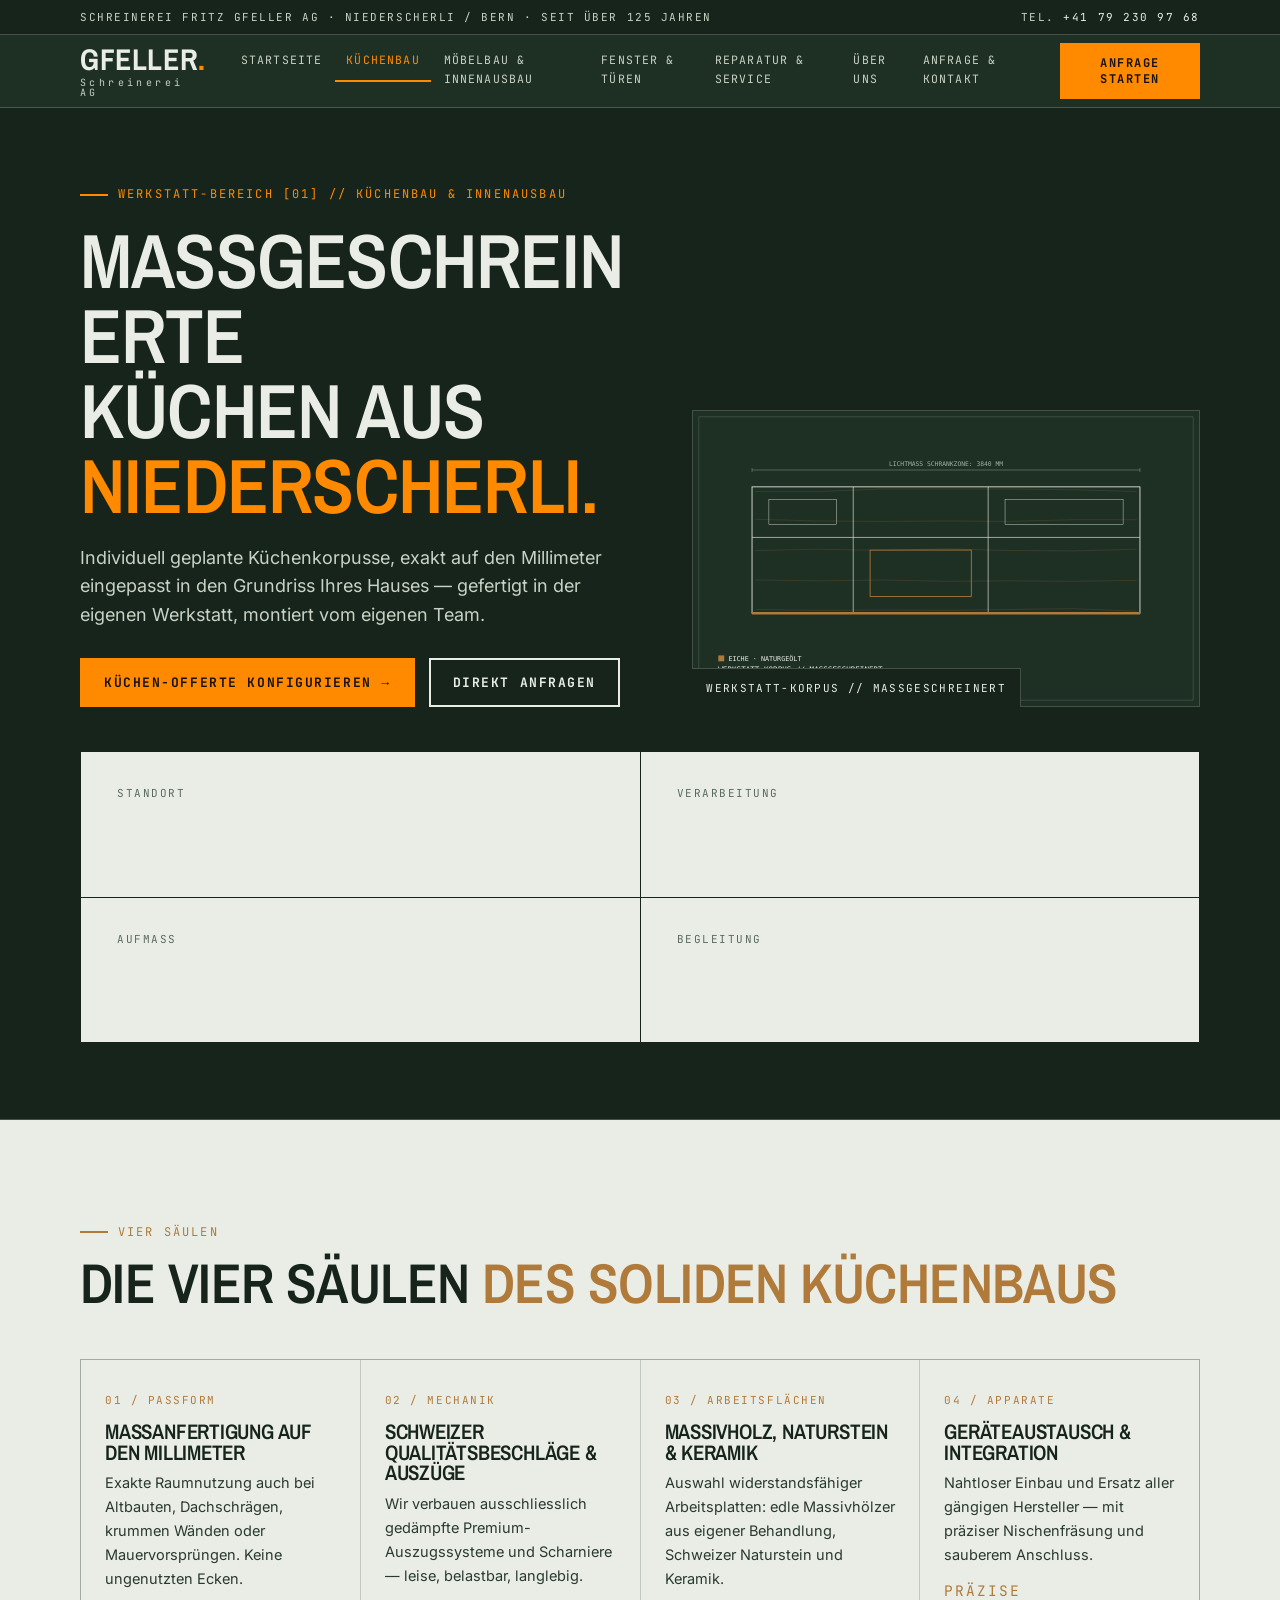
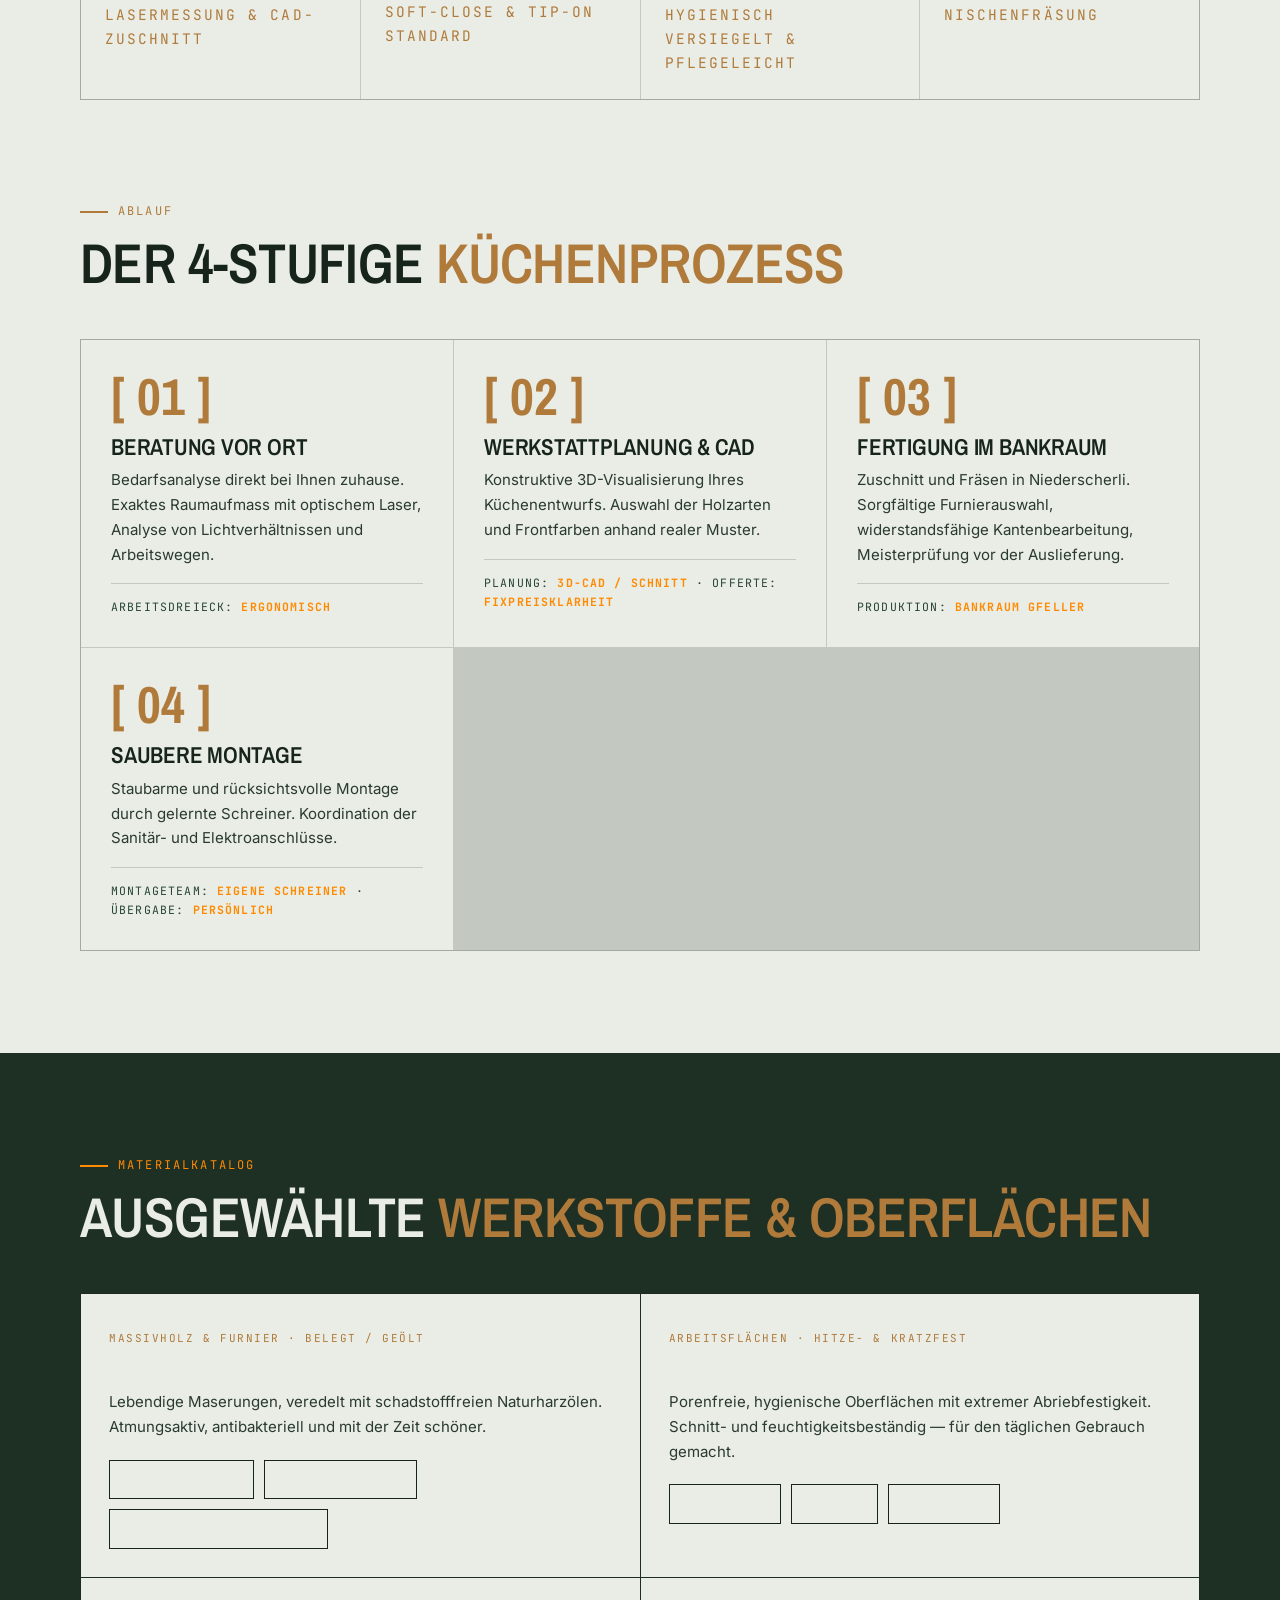
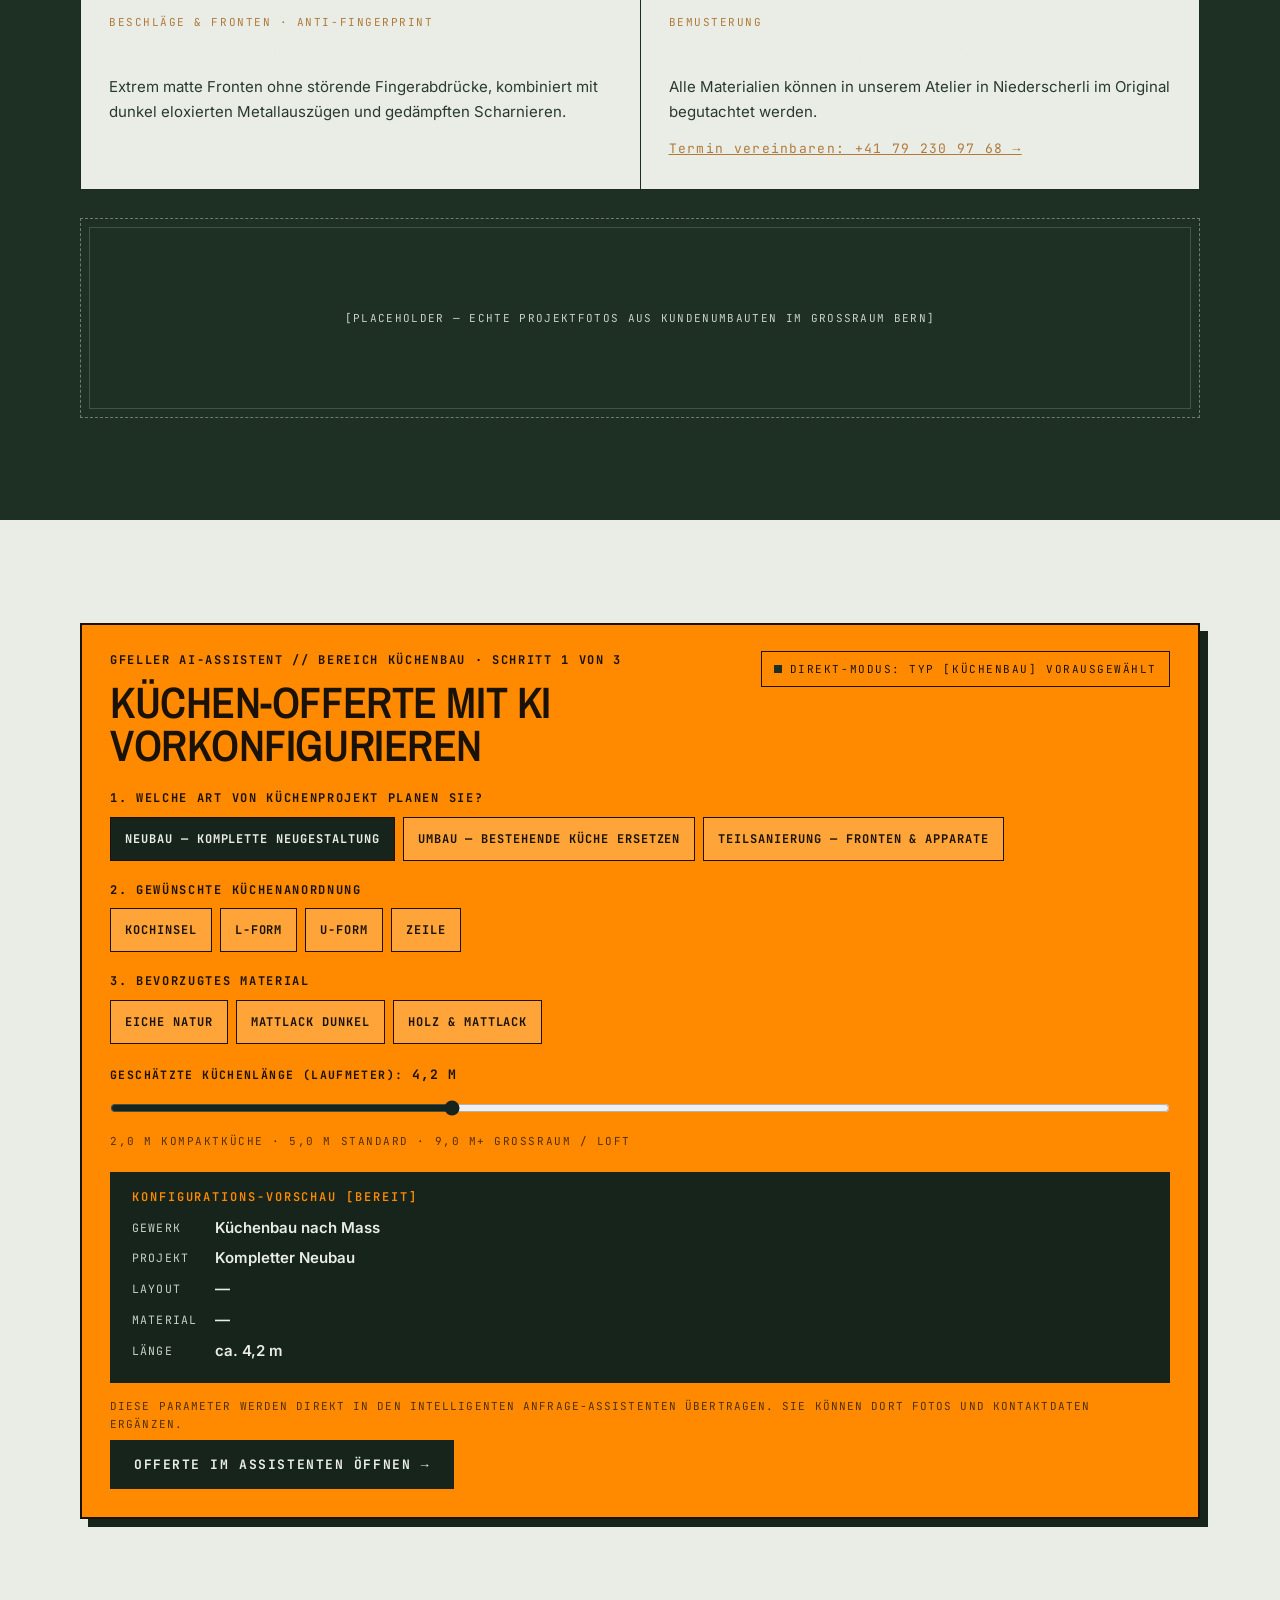
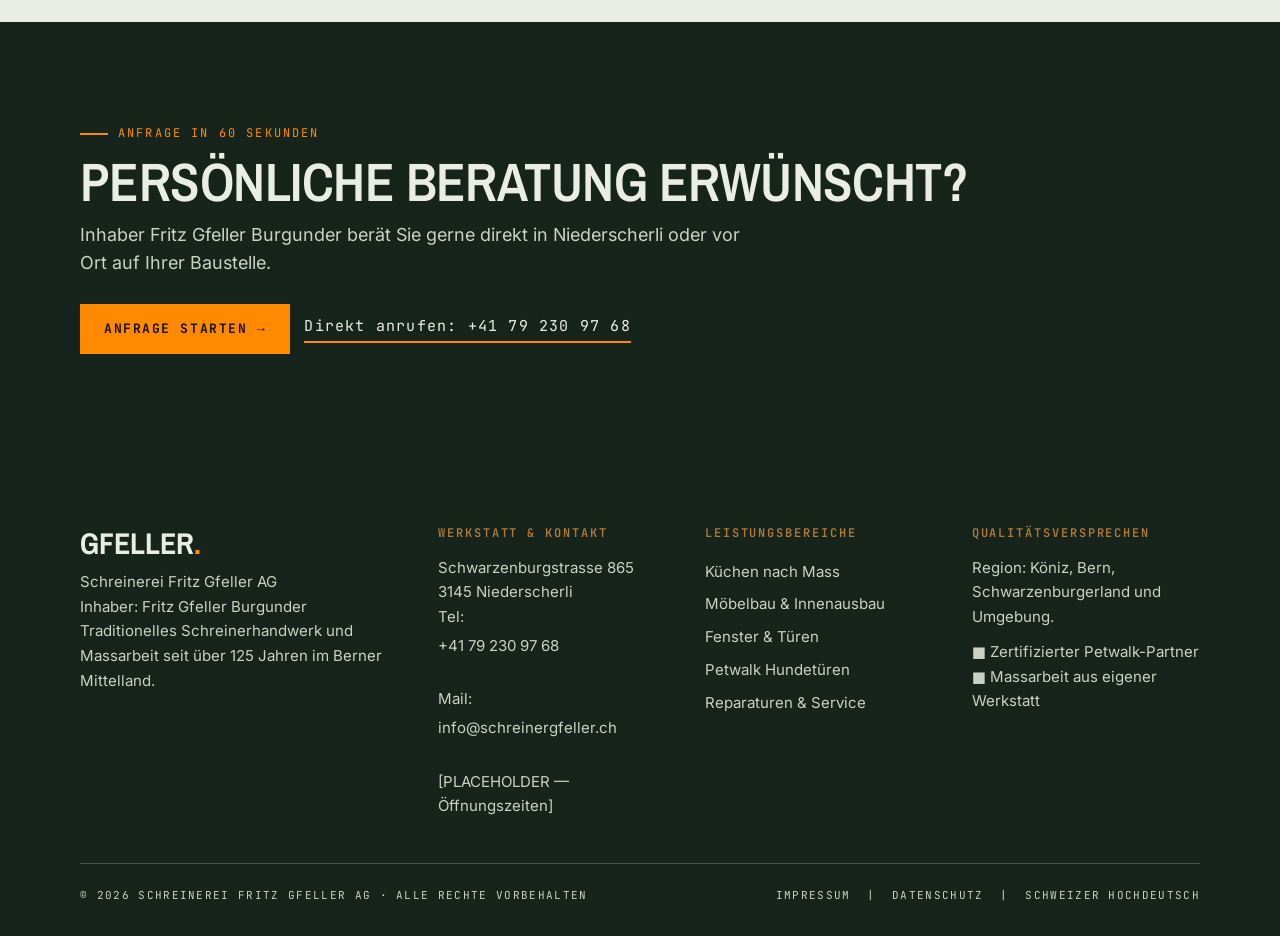
<file: kuechenbau.html>
<!DOCTYPE html>
<html lang="de-CH">
<head>
<meta charset="utf-8">
<meta name="viewport" content="width=device-width, initial-scale=1">
<title>Küchenbau nach Mass — Schreinerei Fritz Gfeller AG</title>
<meta name="description" content="Massgeschreinerte Küchen aus Niederscherli — Planung, Fertigung und Montage aus einer Hand. Schreinerei Fritz Gfeller AG.">
<meta property="og:title" content="Küchenbau nach Mass — Schreinerei Fritz Gfeller AG">
<meta property="og:description" content="Massgeschreinerte Küchen aus Niederscherli — Planung, Fertigung und Montage aus einer Hand. Schreinerei Fritz Gfeller AG.">
<meta property="og:type" content="website">
<link rel="icon" href="data:image/svg+xml,%3Csvg xmlns='http://www.w3.org/2000/svg' viewBox='0 0 32 32'%3E%3Crect width='32' height='32' fill='%2316241B'/%3E%3Ctext x='16' y='23' font-family='monospace' font-size='16' font-weight='bold' fill='%23FF8A00' text-anchor='middle'%3EG%3C/text%3E%3C/svg%3E">
<link rel="stylesheet" href="assets/style.css">
<noscript><style>.reveal{opacity:1!important;transform:none!important}</style></noscript>
</head>
<body>
<a class="skip-link" href="#main">Zum Inhalt springen</a>
<div class="topstrip"><div class="wrap">
<span>Schreinerei Fritz Gfeller AG · Niederscherli / Bern · Seit über 125 Jahren</span>
<span class="ts-right">Tel. <a href="tel:+41792309768">+41 79 230 97 68</a></span>
</div></div>
<header class="site"><div class="wrap header-in">
<a class="logo" href="index.html"><b>Gfeller<span>.</span></b><small>Schreinerei AG</small></a>
<button class="nav-toggle" aria-expanded="false" aria-controls="main-nav">Menü</button>
<nav class="main" id="main-nav" aria-label="Hauptnavigation"><ul><li><a href="index.html">Startseite</a></li><li><a href="kuechenbau.html" aria-current="page">Küchenbau</a></li><li><a href="moebelbau.html">Möbelbau & Innenausbau</a></li><li><a href="fenster-tueren.html">Fenster & Türen</a></li><li><a href="service.html">Reparatur & Service</a></li><li><a href="ueber-uns.html">Über uns</a></li><li><a href="anfrage.html">Anfrage & Kontakt</a></li></ul></nav>
<a class="btn small header-cta" href="anfrage.html">Anfrage starten</a>
</div></header>
<main id="main">

<section class="hero"><div class="wrap">
<div class="hero-grid">
<div>
<p class="eyebrow on-dark">Werkstatt-Bereich [01] // Küchenbau &amp; Innenausbau</p>
<h1 style="font-size:clamp(44px,6vw,84px)">Massgeschreinerte<br>Küchen aus<br><span class="accent">Niederscherli.</span></h1>
<p class="lede">Individuell geplante Küchenkorpusse, exakt auf den Millimeter eingepasst in den Grundriss Ihres Hauses — gefertigt in der eigenen Werkstatt, montiert vom eigenen Team.</p>
<div class="hero-ctas">
<a class="btn" href="#cfg-kueche">Küchen-Offerte konfigurieren →</a>
<a class="btn ghost" href="anfrage.html?bereich=kueche">Direkt anfragen</a>
</div>
</div>
<figure class="hero-figure">
<img src="assets/img/kueche.svg" alt="Werkstattzeichnung: Küchenkorpus, Lichtmass Schrankzone 3840 Millimeter" width="1200" height="700">
<figcaption class="fig-cap">Werkstatt-Korpus // Massgeschreinert</figcaption>
</figure>
</div>
<div class="kv" style="margin-top:44px">
<div><div class="k">Standort</div><div class="v">Niederscherli BE</div></div>
<div><div class="k">Verarbeitung</div><div class="v">Massiv / Furnier</div></div>
<div><div class="k">Aufmass</div><div class="v">Laser-Scan vor Ort</div></div>
<div><div class="k">Begleitung</div><div class="v">Persönlich durch den Inhaber</div></div>
</div>
</div></section>

<section class="light"><div class="wrap">
<div class="sec-head reveal"><p class="eyebrow">Vier Säulen</p><h2>Die vier Säulen <span class="accent">des soliden Küchenbaus</span></h2></div>
<div class="pillars">
<div class="pillar reveal"><span class="tag">01 / Passform</span><h3>Massanfertigung auf den Millimeter</h3><p>Exakte Raumnutzung auch bei Altbauten, Dachschrägen, krummen Wänden oder Mauervorsprüngen. Keine ungenutzten Ecken.</p><p class="mono" style="margin-top:12px;color:var(--oak)">Lasermessung &amp; CAD-Zuschnitt</p></div>
<div class="pillar reveal"><span class="tag">02 / Mechanik</span><h3>Schweizer Qualitätsbeschläge &amp; Auszüge</h3><p>Wir verbauen ausschliesslich gedämpfte Premium-Auszugssysteme und Scharniere — leise, belastbar, langlebig.</p><p class="mono" style="margin-top:12px;color:var(--oak)">Soft-Close &amp; Tip-On Standard</p></div>
<div class="pillar reveal"><span class="tag">03 / Arbeitsflächen</span><h3>Massivholz, Naturstein &amp; Keramik</h3><p>Auswahl widerstandsfähiger Arbeitsplatten: edle Massivhölzer aus eigener Behandlung, Schweizer Naturstein und Keramik.</p><p class="mono" style="margin-top:12px;color:var(--oak)">Hygienisch versiegelt &amp; pflegeleicht</p></div>
<div class="pillar reveal"><span class="tag">04 / Apparate</span><h3>Geräteaustausch &amp; Integration</h3><p>Nahtloser Einbau und Ersatz aller gängigen Hersteller — mit präziser Nischenfräsung und sauberem Anschluss.</p><p class="mono" style="margin-top:12px;color:var(--oak)">Präzise Nischenfräsung</p></div>
</div>
</div></section>

<section class="light" style="padding-top:0"><div class="wrap">
<div class="sec-head reveal"><p class="eyebrow">Ablauf</p><h2>Der 4-stufige <span class="accent">Küchenprozess</span></h2></div>
<div class="steps">
<div class="step reveal"><div class="n">[ 01 ]</div><h3>Beratung vor Ort</h3><p>Bedarfsanalyse direkt bei Ihnen zuhause. Exaktes Raumaufmass mit optischem Laser, Analyse von Lichtverhältnissen und Arbeitswegen.</p><p class="res">Arbeitsdreieck: <b>Ergonomisch</b></p></div>
<div class="step reveal"><div class="n">[ 02 ]</div><h3>Werkstattplanung &amp; CAD</h3><p>Konstruktive 3D-Visualisierung Ihres Küchenentwurfs. Auswahl der Holzarten und Frontfarben anhand realer Muster.</p><p class="res">Planung: <b>3D-CAD / Schnitt</b> · Offerte: <b>Fixpreisklarheit</b></p></div>
<div class="step reveal"><div class="n">[ 03 ]</div><h3>Fertigung im Bankraum</h3><p>Zuschnitt und Fräsen in Niederscherli. Sorgfältige Furnierauswahl, widerstandsfähige Kantenbearbeitung, Meisterprüfung vor der Auslieferung.</p><p class="res">Produktion: <b>Bankraum Gfeller</b></p></div>
<div class="step reveal"><div class="n">[ 04 ]</div><h3>Saubere Montage</h3><p>Staubarme und rücksichtsvolle Montage durch gelernte Schreiner. Koordination der Sanitär- und Elektroanschlüsse.</p><p class="res">Montageteam: <b>Eigene Schreiner</b> · Übergabe: <b>Persönlich</b></p></div>
</div>
</div></section>

<section class="dark"><div class="wrap">
<div class="sec-head reveal"><p class="eyebrow on-dark">Materialkatalog</p><h2 style="color:var(--sage)">Ausgewählte <span style="color:var(--oak)">Werkstoffe &amp; Oberflächen</span></h2></div>
<div class="cards">
<div class="card reveal"><span class="tag">Massivholz &amp; Furnier · Belegt / Geölt</span><h3>Eiche, Nussbaum &amp; Esche</h3><p>Lebendige Maserungen, veredelt mit schadstofffreien Naturharzölen. Atmungsaktiv, antibakteriell und mit der Zeit schöner.</p><div class="chips"><span class="chip">Eiche rustikal</span><span class="chip">Esche gebleicht</span><span class="chip">Amerikanischer Nussbaum</span></div></div>
<div class="card reveal"><span class="tag">Arbeitsflächen · Hitze- &amp; kratzfest</span><h3>Naturstein &amp; Keramik</h3><p>Porenfreie, hygienische Oberflächen mit extremer Abriebfestigkeit. Schnitt- und feuchtigkeitsbeständig — für den täglichen Gebrauch gemacht.</p><div class="chips"><span class="chip">Naturstein</span><span class="chip">Keramik</span><span class="chip">Massivholz</span></div></div>
<div class="card reveal"><span class="tag">Beschläge &amp; Fronten · Anti-Fingerprint</span><h3>Nanotech-Fronten &amp; Premium-Auszüge</h3><p>Extrem matte Fronten ohne störende Fingerabdrücke, kombiniert mit dunkel eloxierten Metallauszügen und gedämpften Scharnieren.</p></div>
<div class="card reveal"><span class="tag">Bemusterung</span><h3>Material im Original ansehen</h3><p>Alle Materialien können in unserem Atelier in Niederscherli im Original begutachtet werden.</p><p style="margin-top:12px"><a href="tel:+41792309768" style="font-family:var(--mono);font-size:13px;letter-spacing:.1em;color:var(--oak)">Termin vereinbaren: +41 79 230 97 68 →</a></p></div>
</div>
<div class="media reveal" style="margin-top:28px"><div class="ph" style="min-height:200px">[PLACEHOLDER — echte Projektfotos aus Kundenumbauten im Grossraum Bern]</div></div>
</div></section>

<section class="light"><div class="wrap">
<div class="ai reveal" id="cfg-kueche">
<div class="ai-head">
<div><p class="mono">Gfeller AI-Assistent // Bereich Küchenbau · Schritt 1 von 3</p><h2>Küchen-Offerte mit KI<br>vorkonfigurieren</h2></div>
<span class="ai-status"><i></i>Direkt-Modus: Typ [Küchenbau] vorausgewählt</span>
</div>
<div class="ai-body">
<p class="mono" style="font-weight:700">1. Welche Art von Küchenprojekt planen Sie?</p>
<div class="seg" data-seg-group="projekt">
<button type="button" aria-pressed="true" data-value="Kompletter Neubau">Neubau — Komplette Neugestaltung</button>
<button type="button" aria-pressed="false" data-value="Umbau — bestehende Küche ersetzen">Umbau — Bestehende Küche ersetzen</button>
<button type="button" aria-pressed="false" data-value="Teilsanierung — Fronten &amp; Apparate">Teilsanierung — Fronten &amp; Apparate</button>
</div>
<p class="mono" style="font-weight:700;margin-top:20px">2. Gewünschte Küchenanordnung</p>
<div class="seg" data-seg-group="layout">
<button type="button" aria-pressed="false" data-value="Kochinsel">Kochinsel</button>
<button type="button" aria-pressed="false" data-value="L-Form">L-Form</button>
<button type="button" aria-pressed="false" data-value="U-Form">U-Form</button>
<button type="button" aria-pressed="false" data-value="Zeile">Zeile</button>
</div>
<p class="mono" style="font-weight:700;margin-top:20px">3. Bevorzugtes Material</p>
<div class="seg" data-seg-group="material">
<button type="button" aria-pressed="false" data-value="Eiche natur">Eiche natur</button>
<button type="button" aria-pressed="false" data-value="Mattlack dunkel">Mattlack dunkel</button>
<button type="button" aria-pressed="false" data-value="Holz &amp; Mattlack">Holz &amp; Mattlack</button>
</div>
<div class="field" style="margin-top:20px">
<label for="k-length">Geschätzte Küchenlänge (Laufmeter): <span class="range-out" data-k-length>4,2 m</span></label>
<input type="range" id="k-length" min="2" max="9" step="0.1" value="4.2" aria-describedby="k-length-help">
<p id="k-length-help" class="mono" style="font-size:11px;opacity:.75">2,0 m Kompaktküche · 5,0 m Standard · 9,0 m+ Grossraum / Loft</p>
</div>
<div class="ai-summary"><h4>Konfigurations-Vorschau [Bereit]</h4><dl data-k-summary></dl></div>
<p class="ai-note">Diese Parameter werden direkt in den intelligenten Anfrage-Assistenten übertragen. Sie können dort Fotos und Kontaktdaten ergänzen.</p>
<div class="ai-nav"><a class="btn" href="anfrage.html?bereich=kueche">Offerte im Assistenten öffnen →</a></div>
</div>
</div>
</div></section>
<section class="cta-band"><div class="wrap reveal">
<p class="eyebrow on-dark">Anfrage in 60 Sekunden</p>
<h2>Persönliche Beratung erwünscht?</h2>
<p class="lede">Inhaber Fritz Gfeller Burgunder berät Sie gerne direkt in Niederscherli oder vor Ort auf Ihrer Baustelle.</p>
<div class="row">
<a class="btn" href="anfrage.html">Anfrage starten →</a>
<a class="phone" href="tel:+41792309768">Direkt anrufen: +41 79 230 97 68</a>

</div></div></section>
</main>
<footer>
<div class="wrap">
<div class="foot-grid">
<div class="foot-brand">
<b>Gfeller<span style="color:#FF8A00">.</span></b>
<p style="margin-top:12px">Schreinerei Fritz Gfeller AG<br>Inhaber: Fritz Gfeller Burgunder<br>Traditionelles Schreinerhandwerk und Massarbeit seit über 125 Jahren im Berner Mittelland.</p>
</div>
<div>
<h4>Werkstatt &amp; Kontakt</h4>
<p>Schwarzenburgstrasse 865<br>3145 Niederscherli<br>Tel: <a href="tel:+41792309768">+41 79 230 97 68</a><br>Mail: <a href="mailto:info@schreinergfeller.ch">info@schreinergfeller.ch</a><br>[PLACEHOLDER — Öffnungszeiten]</p>
</div>
<div>
<h4>Leistungsbereiche</h4>
<a href="kuechenbau.html">Küchen nach Mass</a>
<a href="moebelbau.html">Möbelbau &amp; Innenausbau</a>
<a href="fenster-tueren.html">Fenster &amp; Türen</a>
<a href="fenster-tueren.html#petwalk">Petwalk Hundetüren</a>
<a href="service.html">Reparaturen &amp; Service</a>
</div>
<div>
<h4>Qualitätsversprechen</h4>
<p>Region: Köniz, Bern, Schwarzenburgerland und Umgebung.</p>
<p style="margin-top:10px">■ Zertifizierter Petwalk-Partner<br>■ Massarbeit aus eigener Werkstatt</p>
</div>
</div>
<div class="foot-bottom">
<span>© 2026 Schreinerei Fritz Gfeller AG · Alle Rechte vorbehalten</span>
<span><a href="impressum.html">Impressum</a> &nbsp;|&nbsp; <a href="datenschutz.html">Datenschutz</a> &nbsp;|&nbsp; Schweizer Hochdeutsch</span>
</div>
</div>
</footer>
<script src="assets/app.js" defer></script>
</body>
</html>
</file>
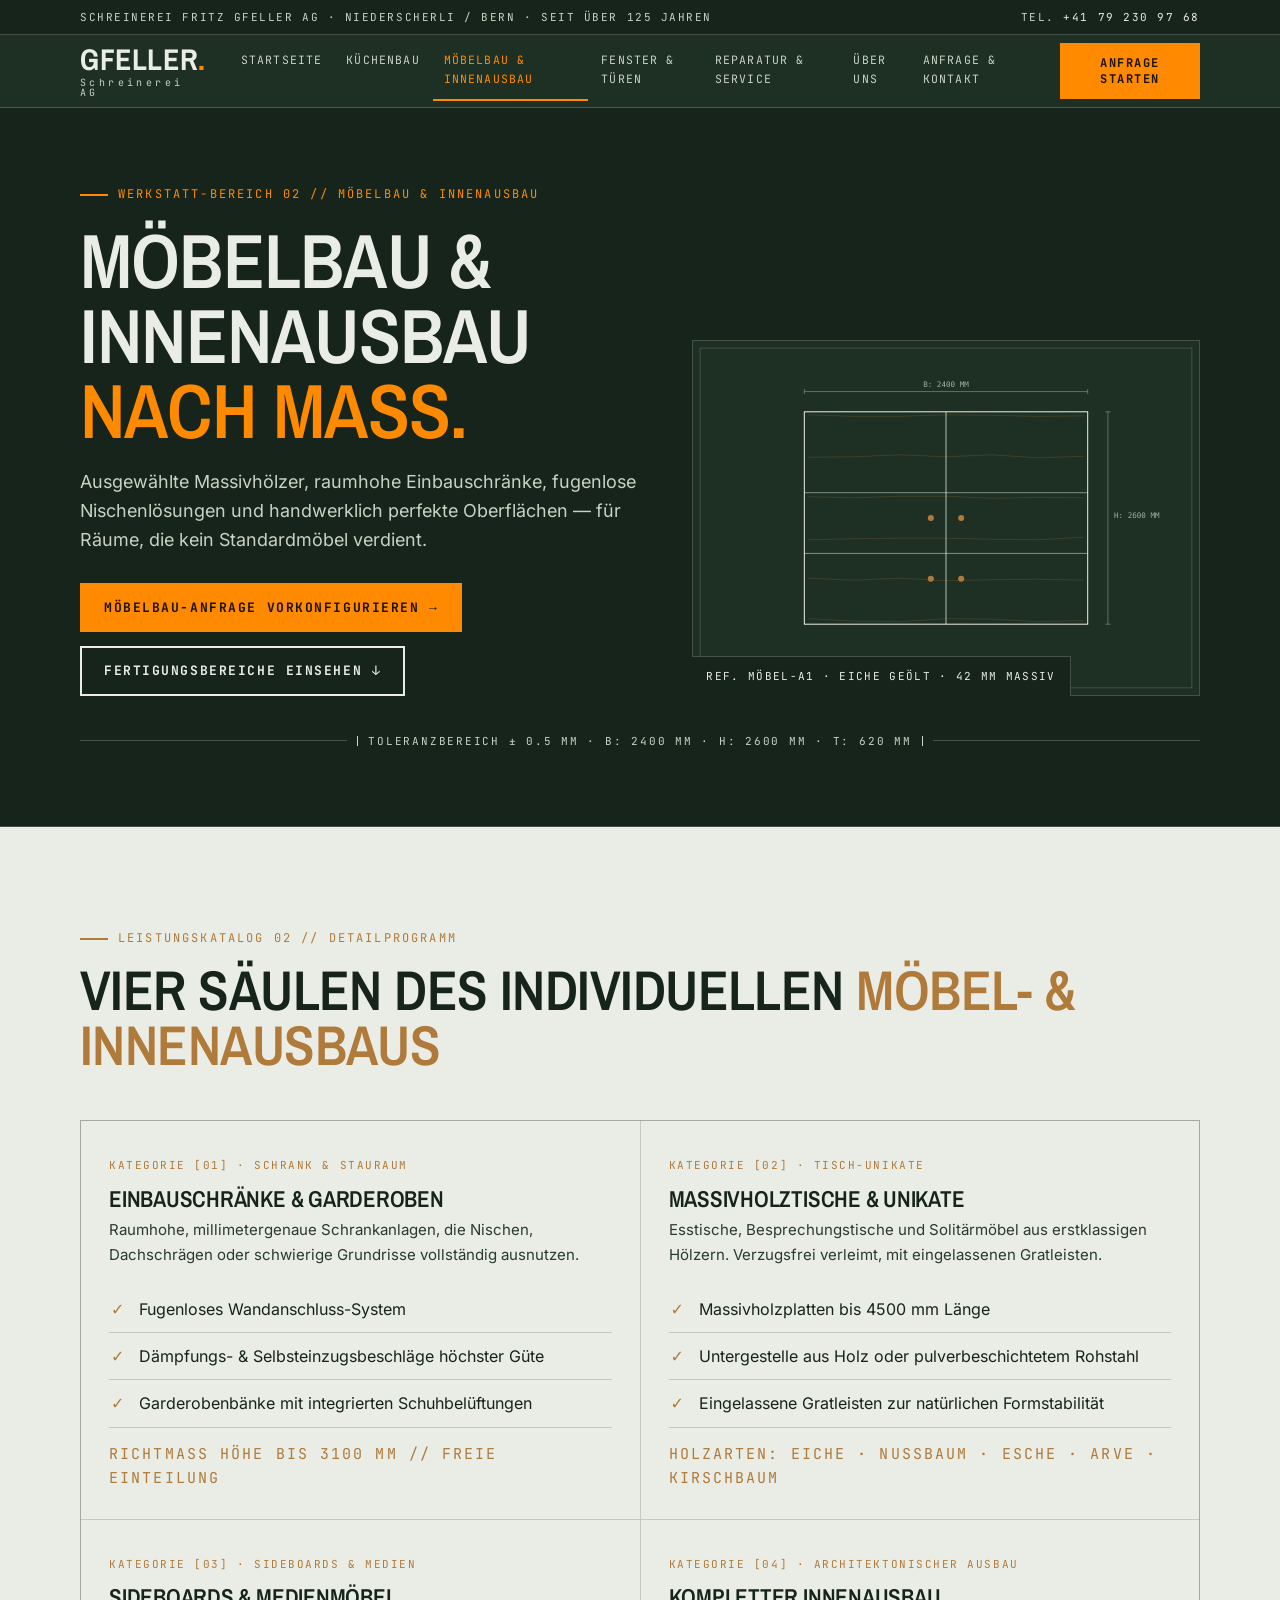
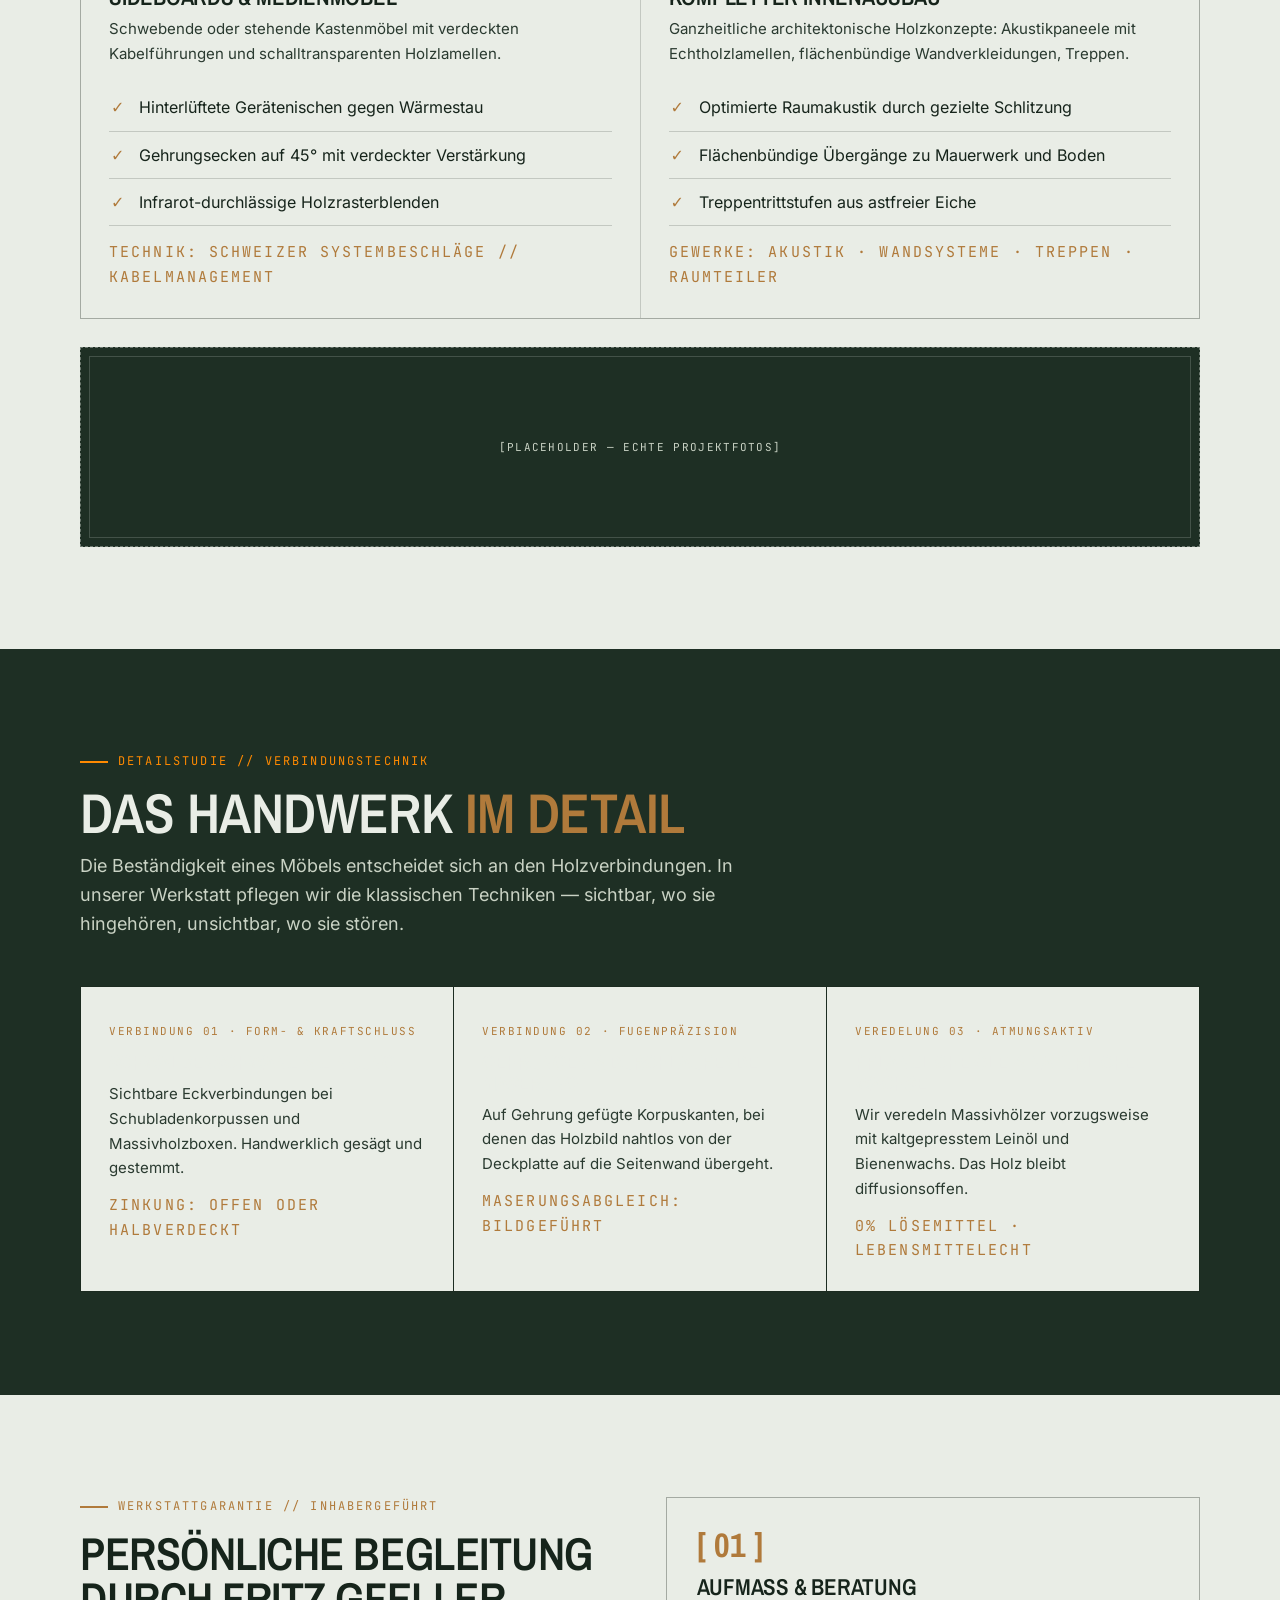
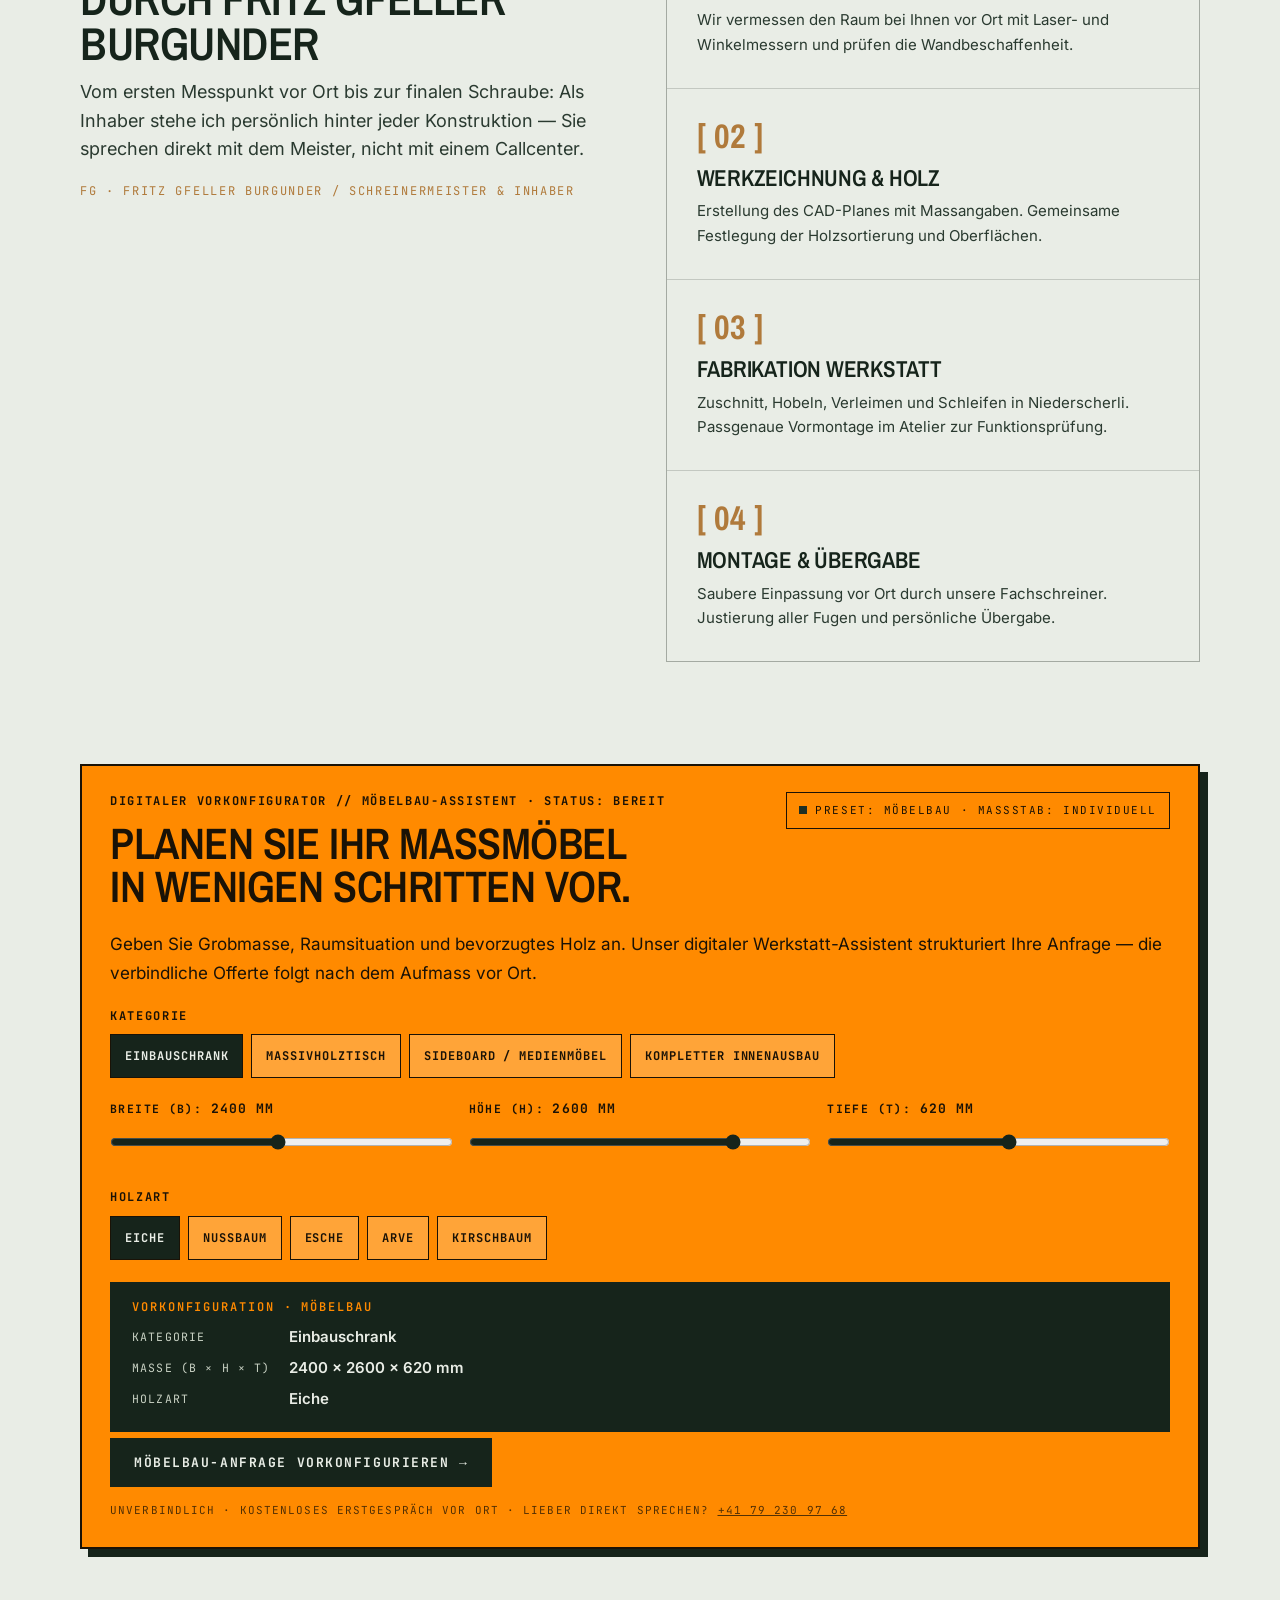
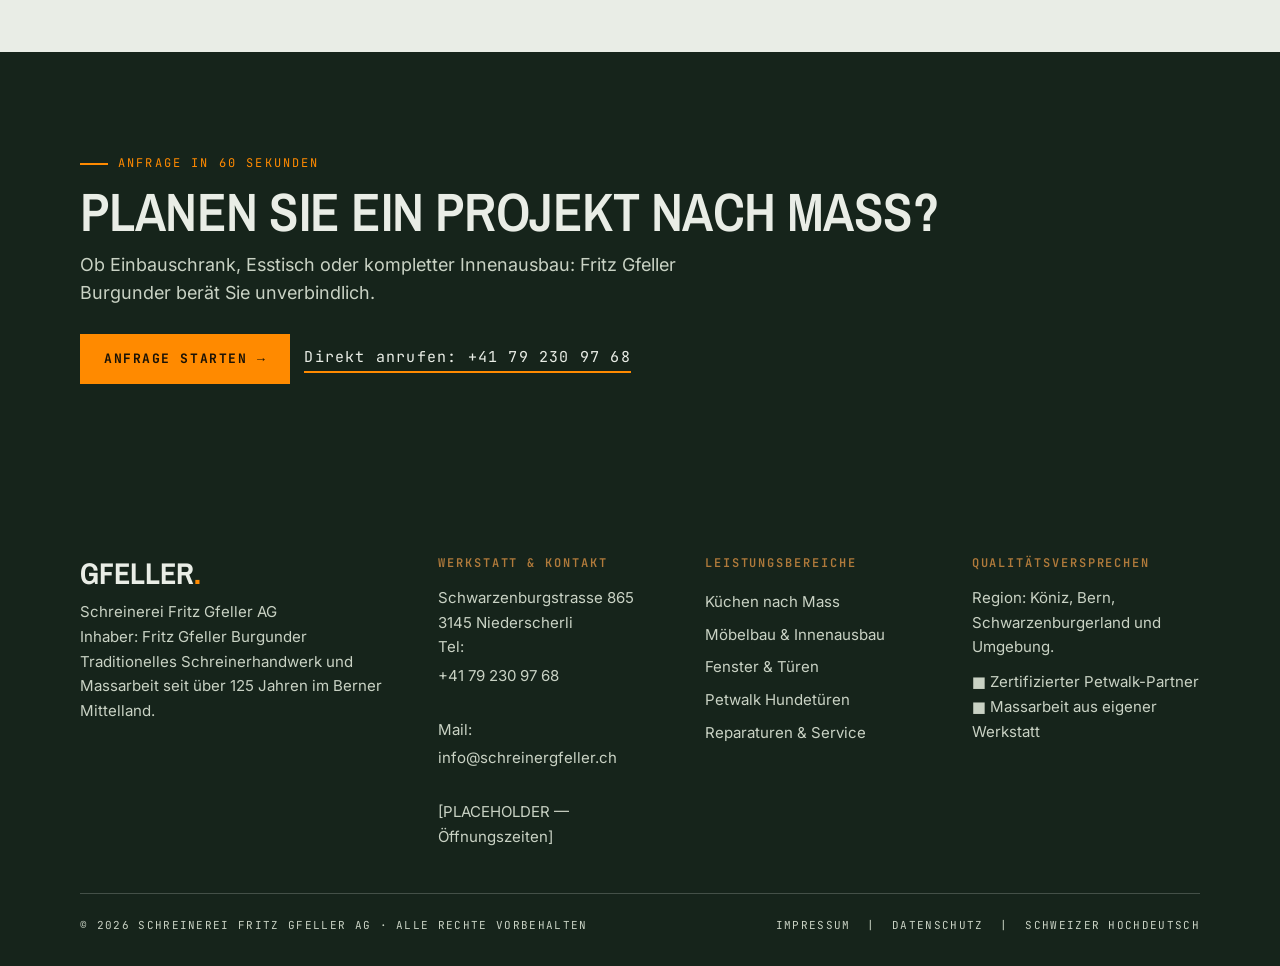
<file: moebelbau.html>
<!DOCTYPE html>
<html lang="de-CH">
<head>
<meta charset="utf-8">
<meta name="viewport" content="width=device-width, initial-scale=1">
<title>Möbelbau & Innenausbau nach Mass — Schreinerei Fritz Gfeller AG</title>
<meta name="description" content="Massmöbel, Einbauschränke und Innenausbau nach Mass aus Niederscherli. Schreinerei Fritz Gfeller AG.">
<meta property="og:title" content="Möbelbau & Innenausbau nach Mass — Schreinerei Fritz Gfeller AG">
<meta property="og:description" content="Massmöbel, Einbauschränke und Innenausbau nach Mass aus Niederscherli. Schreinerei Fritz Gfeller AG.">
<meta property="og:type" content="website">
<link rel="icon" href="data:image/svg+xml,%3Csvg xmlns='http://www.w3.org/2000/svg' viewBox='0 0 32 32'%3E%3Crect width='32' height='32' fill='%2316241B'/%3E%3Ctext x='16' y='23' font-family='monospace' font-size='16' font-weight='bold' fill='%23FF8A00' text-anchor='middle'%3EG%3C/text%3E%3C/svg%3E">
<link rel="stylesheet" href="assets/style.css">
<noscript><style>.reveal{opacity:1!important;transform:none!important}</style></noscript>
</head>
<body>
<a class="skip-link" href="#main">Zum Inhalt springen</a>
<div class="topstrip"><div class="wrap">
<span>Schreinerei Fritz Gfeller AG · Niederscherli / Bern · Seit über 125 Jahren</span>
<span class="ts-right">Tel. <a href="tel:+41792309768">+41 79 230 97 68</a></span>
</div></div>
<header class="site"><div class="wrap header-in">
<a class="logo" href="index.html"><b>Gfeller<span>.</span></b><small>Schreinerei AG</small></a>
<button class="nav-toggle" aria-expanded="false" aria-controls="main-nav">Menü</button>
<nav class="main" id="main-nav" aria-label="Hauptnavigation"><ul><li><a href="index.html">Startseite</a></li><li><a href="kuechenbau.html">Küchenbau</a></li><li><a href="moebelbau.html" aria-current="page">Möbelbau & Innenausbau</a></li><li><a href="fenster-tueren.html">Fenster & Türen</a></li><li><a href="service.html">Reparatur & Service</a></li><li><a href="ueber-uns.html">Über uns</a></li><li><a href="anfrage.html">Anfrage & Kontakt</a></li></ul></nav>
<a class="btn small header-cta" href="anfrage.html">Anfrage starten</a>
</div></header>
<main id="main">

<section class="hero"><div class="wrap">
<div class="hero-grid">
<div>
<p class="eyebrow on-dark">Werkstatt-Bereich 02 // Möbelbau &amp; Innenausbau</p>
<h1 style="font-size:clamp(44px,6vw,84px)">Möbelbau &amp;<br>Innenausbau<br><span class="accent">nach Mass.</span></h1>
<p class="lede">Ausgewählte Massivhölzer, raumhohe Einbauschränke, fugenlose Nischenlösungen und handwerklich perfekte Oberflächen — für Räume, die kein Standardmöbel verdient.</p>
<div class="hero-ctas">
<a class="btn" href="#cfg-moebel">Möbelbau-Anfrage vorkonfigurieren →</a>
<a class="btn ghost" href="#detail">Fertigungsbereiche einsehen ↓</a>
</div>
</div>
<figure class="hero-figure">
<img src="assets/img/moebel.svg" alt="Werkstattzeichnung: Einbauschrank, Breite 2400 Millimeter, Höhe 2600 Millimeter, Tiefe 620 Millimeter, Eiche geölt" width="1000" height="700">
<figcaption class="fig-cap">Ref. Möbel-A1 · Eiche geölt · 42 mm massiv</figcaption>
</figure>
</div>
<div style="margin-top:36px"><div class="dimline"><span class="tick"></span>Toleranzbereich ± 0.5 mm · B: 2400 mm · H: 2600 mm · T: 620 mm<span class="tick"></span></div></div>
</div></section>

<section class="light" id="detail"><div class="wrap">
<div class="sec-head reveal"><p class="eyebrow">Leistungskatalog 02 // Detailprogramm</p><h2>Vier Säulen des individuellen <span class="accent">Möbel- &amp; Innenausbaus</span></h2></div>
<div class="cards">
<div class="card reveal"><span class="tag">Kategorie [01] · Schrank &amp; Stauraum</span><h3>Einbauschränke &amp; Garderoben</h3><p>Raumhohe, millimetergenaue Schrankanlagen, die Nischen, Dachschrägen oder schwierige Grundrisse vollständig ausnutzen.</p><ul class="list-check"><li>Fugenloses Wandanschluss-System</li><li>Dämpfungs- &amp; Selbsteinzugsbeschläge höchster Güte</li><li>Garderobenbänke mit integrierten Schuhbelüftungen</li></ul><p class="mono" style="margin-top:14px;color:var(--oak)">Richtmass Höhe bis 3100 mm // Freie Einteilung</p></div>
<div class="card reveal"><span class="tag">Kategorie [02] · Tisch-Unikate</span><h3>Massivholztische &amp; Unikate</h3><p>Esstische, Besprechungstische und Solitärmöbel aus erstklassigen Hölzern. Verzugsfrei verleimt, mit eingelassenen Gratleisten.</p><ul class="list-check"><li>Massivholzplatten bis 4500 mm Länge</li><li>Untergestelle aus Holz oder pulverbeschichtetem Rohstahl</li><li>Eingelassene Gratleisten zur natürlichen Formstabilität</li></ul><p class="mono" style="margin-top:14px;color:var(--oak)">Holzarten: Eiche · Nussbaum · Esche · Arve · Kirschbaum</p></div>
<div class="card reveal"><span class="tag">Kategorie [03] · Sideboards &amp; Medien</span><h3>Sideboards &amp; Medienmöbel</h3><p>Schwebende oder stehende Kastenmöbel mit verdeckten Kabelführungen und schalltransparenten Holzlamellen.</p><ul class="list-check"><li>Hinterlüftete Gerätenischen gegen Wärmestau</li><li>Gehrungsecken auf 45° mit verdeckter Verstärkung</li><li>Infrarot-durchlässige Holzrasterblenden</li></ul><p class="mono" style="margin-top:14px;color:var(--oak)">Technik: Schweizer Systembeschläge // Kabelmanagement</p></div>
<div class="card reveal"><span class="tag">Kategorie [04] · Architektonischer Ausbau</span><h3>Kompletter Innenausbau</h3><p>Ganzheitliche architektonische Holzkonzepte: Akustikpaneele mit Echtholzlamellen, flächenbündige Wandverkleidungen, Treppen.</p><ul class="list-check"><li>Optimierte Raumakustik durch gezielte Schlitzung</li><li>Flächenbündige Übergänge zu Mauerwerk und Boden</li><li>Treppentrittstufen aus astfreier Eiche</li></ul><p class="mono" style="margin-top:14px;color:var(--oak)">Gewerke: Akustik · Wandsysteme · Treppen · Raumteiler</p></div>
</div>
<div class="media reveal" style="margin-top:28px"><div class="ph" style="min-height:200px">[PLACEHOLDER — echte Projektfotos]</div></div>
</div></section>

<section class="dark"><div class="wrap">
<div class="sec-head reveal"><p class="eyebrow on-dark">Detailstudie // Verbindungstechnik</p><h2 style="color:var(--sage)">Das Handwerk <span style="color:var(--oak)">im Detail</span></h2>
<p class="lede">Die Beständigkeit eines Möbels entscheidet sich an den Holzverbindungen. In unserer Werkstatt pflegen wir die klassischen Techniken — sichtbar, wo sie hingehören, unsichtbar, wo sie stören.</p></div>
<div class="cards-3">
<div class="card reveal"><span class="tag">Verbindung 01 · Form- &amp; Kraftschluss</span><h3>Schwalbenschwanz &amp; Zinkung</h3><p>Sichtbare Eckverbindungen bei Schubladenkorpussen und Massivholzboxen. Handwerklich gesägt und gestemmt.</p><p class="mono" style="margin-top:12px;color:var(--oak)">Zinkung: offen oder halbverdeckt</p></div>
<div class="card reveal"><span class="tag">Verbindung 02 · Fugenpräzision</span><h3>Gehrungen &amp; durchlaufende Maserung</h3><p>Auf Gehrung gefügte Korpuskanten, bei denen das Holzbild nahtlos von der Deckplatte auf die Seitenwand übergeht.</p><p class="mono" style="margin-top:12px;color:var(--oak)">Maserungsabgleich: bildgeführt</p></div>
<div class="card reveal"><span class="tag">Veredelung 03 · Atmungsaktiv</span><h3>Pflanzliche Öle &amp; natürliche Wachse</h3><p>Wir veredeln Massivhölzer vorzugsweise mit kaltgepresstem Leinöl und Bienenwachs. Das Holz bleibt diffusionsoffen.</p><p class="mono" style="margin-top:12px;color:var(--oak)">0% Lösemittel · lebensmittelecht</p></div>
</div>
</div></section>

<section class="light"><div class="wrap"><div class="split">
<div class="txt reveal">
<p class="eyebrow">Werkstattgarantie // Inhabergeführt</p>
<h2 style="font-size:clamp(30px,3.6vw,46px);margin:14px 0 12px">Persönliche Begleitung durch Fritz Gfeller Burgunder</h2>
<p class="lede">Vom ersten Messpunkt vor Ort bis zur finalen Schraube: Als Inhaber stehe ich persönlich hinter jeder Konstruktion — Sie sprechen direkt mit dem Meister, nicht mit einem Callcenter.</p>
<p class="mono" style="margin-top:18px;color:var(--oak)">FG · Fritz Gfeller Burgunder / Schreinermeister &amp; Inhaber</p>
</div>
<div class="media reveal">
<div class="steps" style="grid-template-columns:1fr">
<div class="step"><div class="n" style="font-size:34px">[ 01 ]</div><h3>Aufmass &amp; Beratung</h3><p>Wir vermessen den Raum bei Ihnen vor Ort mit Laser- und Winkelmessern und prüfen die Wandbeschaffenheit.</p></div>
<div class="step"><div class="n" style="font-size:34px">[ 02 ]</div><h3>Werkzeichnung &amp; Holz</h3><p>Erstellung des CAD-Planes mit Massangaben. Gemeinsame Festlegung der Holzsortierung und Oberflächen.</p></div>
<div class="step"><div class="n" style="font-size:34px">[ 03 ]</div><h3>Fabrikation Werkstatt</h3><p>Zuschnitt, Hobeln, Verleimen und Schleifen in Niederscherli. Passgenaue Vormontage im Atelier zur Funktionsprüfung.</p></div>
<div class="step"><div class="n" style="font-size:34px">[ 04 ]</div><h3>Montage &amp; Übergabe</h3><p>Saubere Einpassung vor Ort durch unsere Fachschreiner. Justierung aller Fugen und persönliche Übergabe.</p></div>
</div>
</div>
</div></div></section>

<section class="light" style="padding-top:0"><div class="wrap">
<div class="ai reveal" id="cfg-moebel">
<div class="ai-head">
<div><p class="mono">Digitaler Vorkonfigurator // Möbelbau-Assistent · Status: Bereit</p><h2>Planen Sie Ihr Massmöbel<br>in wenigen Schritten vor.</h2></div>
<span class="ai-status"><i></i>Preset: Möbelbau · Massstab: Individuell</span>
</div>
<div class="ai-body">
<p class="hint">Geben Sie Grobmasse, Raumsituation und bevorzugtes Holz an. Unser digitaler Werkstatt-Assistent strukturiert Ihre Anfrage — die verbindliche Offerte folgt nach dem Aufmass vor Ort.</p>
<p class="mono" style="font-weight:700;margin-top:20px">Kategorie</p>
<div class="seg" data-seg-group="kategorie">
<button type="button" aria-pressed="true" data-value="Einbauschrank">Einbauschrank</button>
<button type="button" aria-pressed="false" data-value="Massivholztisch">Massivholztisch</button>
<button type="button" aria-pressed="false" data-value="Sideboard / Medienmöbel">Sideboard / Medienmöbel</button>
<button type="button" aria-pressed="false" data-value="Kompletter Innenausbau">Kompletter Innenausbau</button>
</div>
<div class="dim-grid">
<div class="field"><label for="m-b">Breite (B): <span class="range-out" data-m-out="breite">2400 mm</span></label><input type="range" id="m-b" data-dim="breite" min="400" max="4500" step="10" value="2400"></div>
<div class="field"><label for="m-h">Höhe (H): <span class="range-out" data-m-out="hoehe">2600 mm</span></label><input type="range" id="m-h" data-dim="hoehe" min="400" max="3100" step="10" value="2600"></div>
<div class="field"><label for="m-t">Tiefe (T): <span class="range-out" data-m-out="tiefe">620 mm</span></label><input type="range" id="m-t" data-dim="tiefe" min="300" max="900" step="10" value="620"></div>
</div>
<p class="mono" style="font-weight:700;margin-top:8px">Holzart</p>
<div class="seg" data-seg-group="holz">
<button type="button" aria-pressed="true" data-value="Eiche">Eiche</button>
<button type="button" aria-pressed="false" data-value="Nussbaum">Nussbaum</button>
<button type="button" aria-pressed="false" data-value="Esche">Esche</button>
<button type="button" aria-pressed="false" data-value="Arve">Arve</button>
<button type="button" aria-pressed="false" data-value="Kirschbaum">Kirschbaum</button>
</div>
<div class="ai-summary"><h4>Vorkonfiguration · Möbelbau</h4><dl data-m-summary></dl></div>
<div class="ai-nav"><a class="btn" href="anfrage.html?bereich=moebel">Möbelbau-Anfrage vorkonfigurieren →</a></div>
<p class="ai-note">Unverbindlich · Kostenloses Erstgespräch vor Ort · Lieber direkt sprechen? <a href="tel:+41792309768" style="color:inherit">+41 79 230 97 68</a></p>
</div>
</div>
</div></section>
<section class="cta-band"><div class="wrap reveal">
<p class="eyebrow on-dark">Anfrage in 60 Sekunden</p>
<h2>Planen Sie ein Projekt nach Mass?</h2>
<p class="lede">Ob Einbauschrank, Esstisch oder kompletter Innenausbau: Fritz Gfeller Burgunder berät Sie unverbindlich.</p>
<div class="row">
<a class="btn" href="anfrage.html">Anfrage starten →</a>
<a class="phone" href="tel:+41792309768">Direkt anrufen: +41 79 230 97 68</a>

</div></div></section>
</main>
<footer>
<div class="wrap">
<div class="foot-grid">
<div class="foot-brand">
<b>Gfeller<span style="color:#FF8A00">.</span></b>
<p style="margin-top:12px">Schreinerei Fritz Gfeller AG<br>Inhaber: Fritz Gfeller Burgunder<br>Traditionelles Schreinerhandwerk und Massarbeit seit über 125 Jahren im Berner Mittelland.</p>
</div>
<div>
<h4>Werkstatt &amp; Kontakt</h4>
<p>Schwarzenburgstrasse 865<br>3145 Niederscherli<br>Tel: <a href="tel:+41792309768">+41 79 230 97 68</a><br>Mail: <a href="mailto:info@schreinergfeller.ch">info@schreinergfeller.ch</a><br>[PLACEHOLDER — Öffnungszeiten]</p>
</div>
<div>
<h4>Leistungsbereiche</h4>
<a href="kuechenbau.html">Küchen nach Mass</a>
<a href="moebelbau.html">Möbelbau &amp; Innenausbau</a>
<a href="fenster-tueren.html">Fenster &amp; Türen</a>
<a href="fenster-tueren.html#petwalk">Petwalk Hundetüren</a>
<a href="service.html">Reparaturen &amp; Service</a>
</div>
<div>
<h4>Qualitätsversprechen</h4>
<p>Region: Köniz, Bern, Schwarzenburgerland und Umgebung.</p>
<p style="margin-top:10px">■ Zertifizierter Petwalk-Partner<br>■ Massarbeit aus eigener Werkstatt</p>
</div>
</div>
<div class="foot-bottom">
<span>© 2026 Schreinerei Fritz Gfeller AG · Alle Rechte vorbehalten</span>
<span><a href="impressum.html">Impressum</a> &nbsp;|&nbsp; <a href="datenschutz.html">Datenschutz</a> &nbsp;|&nbsp; Schweizer Hochdeutsch</span>
</div>
</div>
</footer>
<script src="assets/app.js" defer></script>
</body>
</html>
</file>
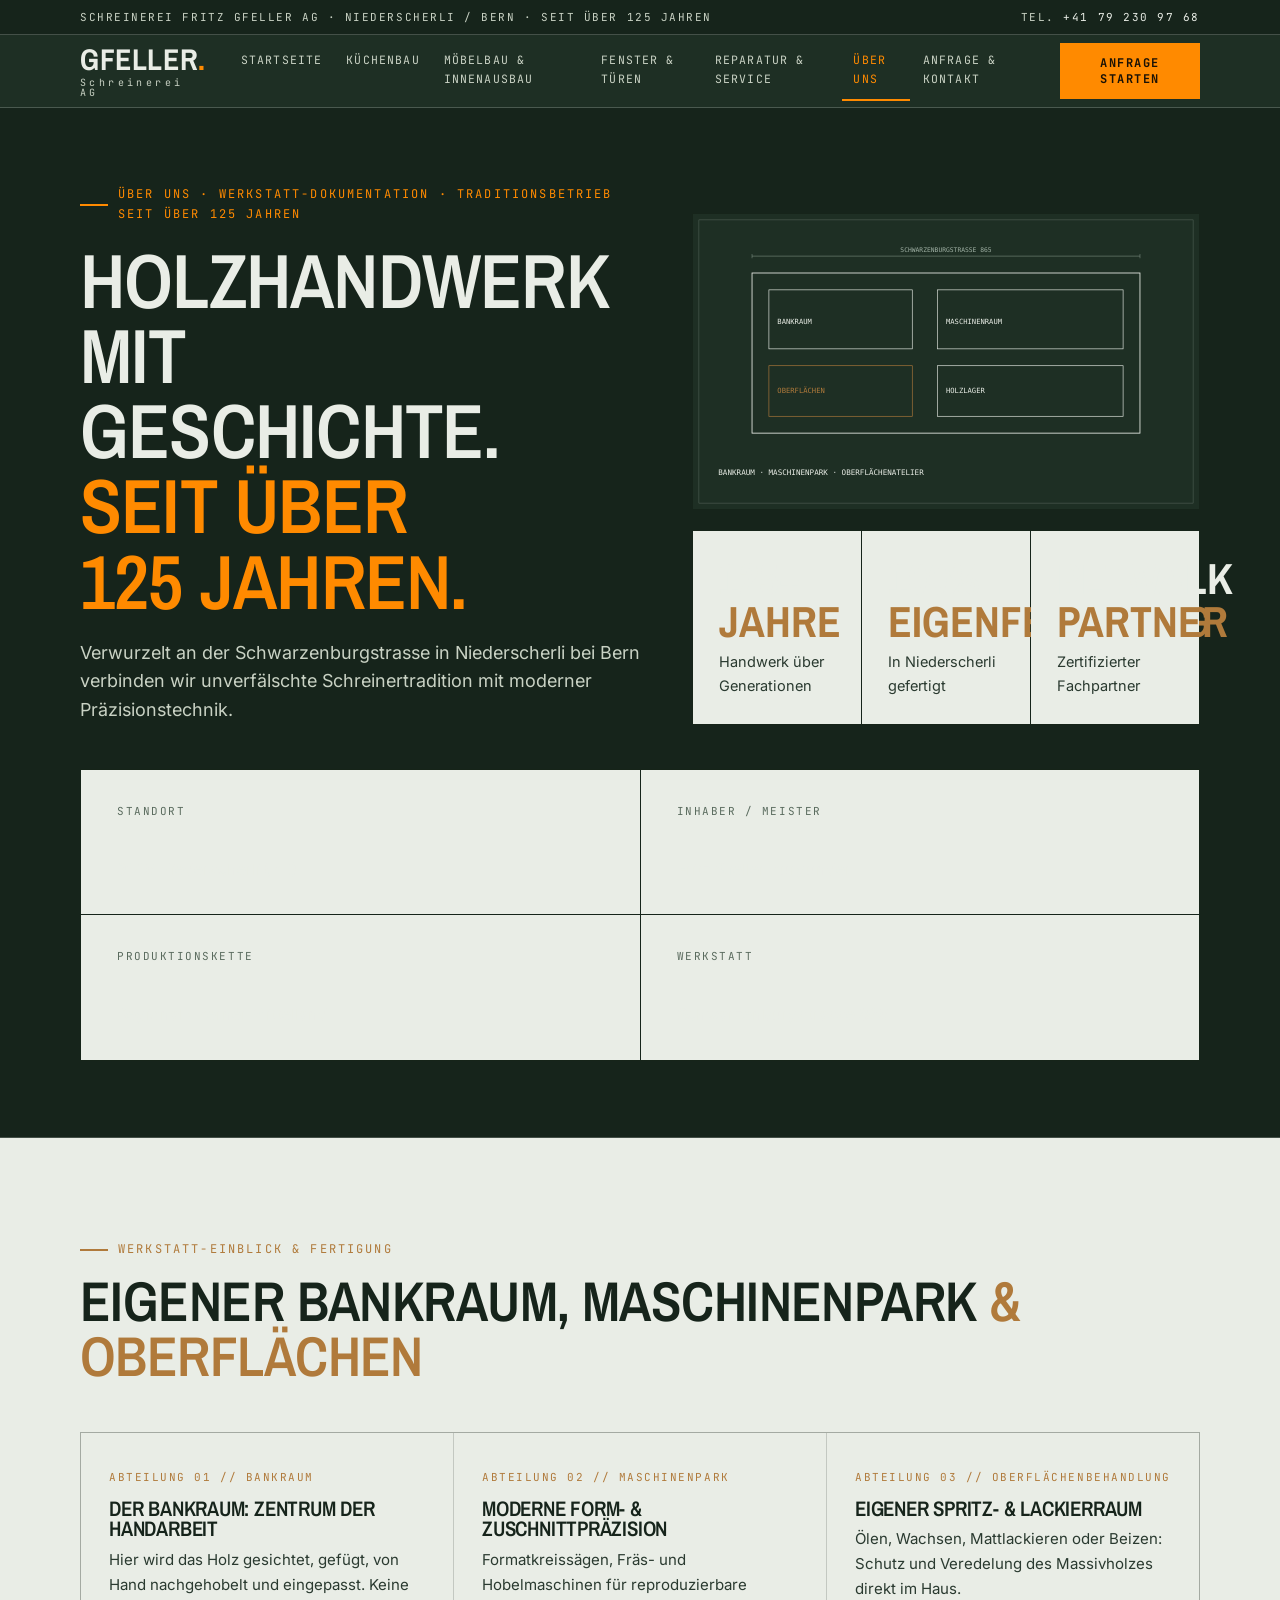
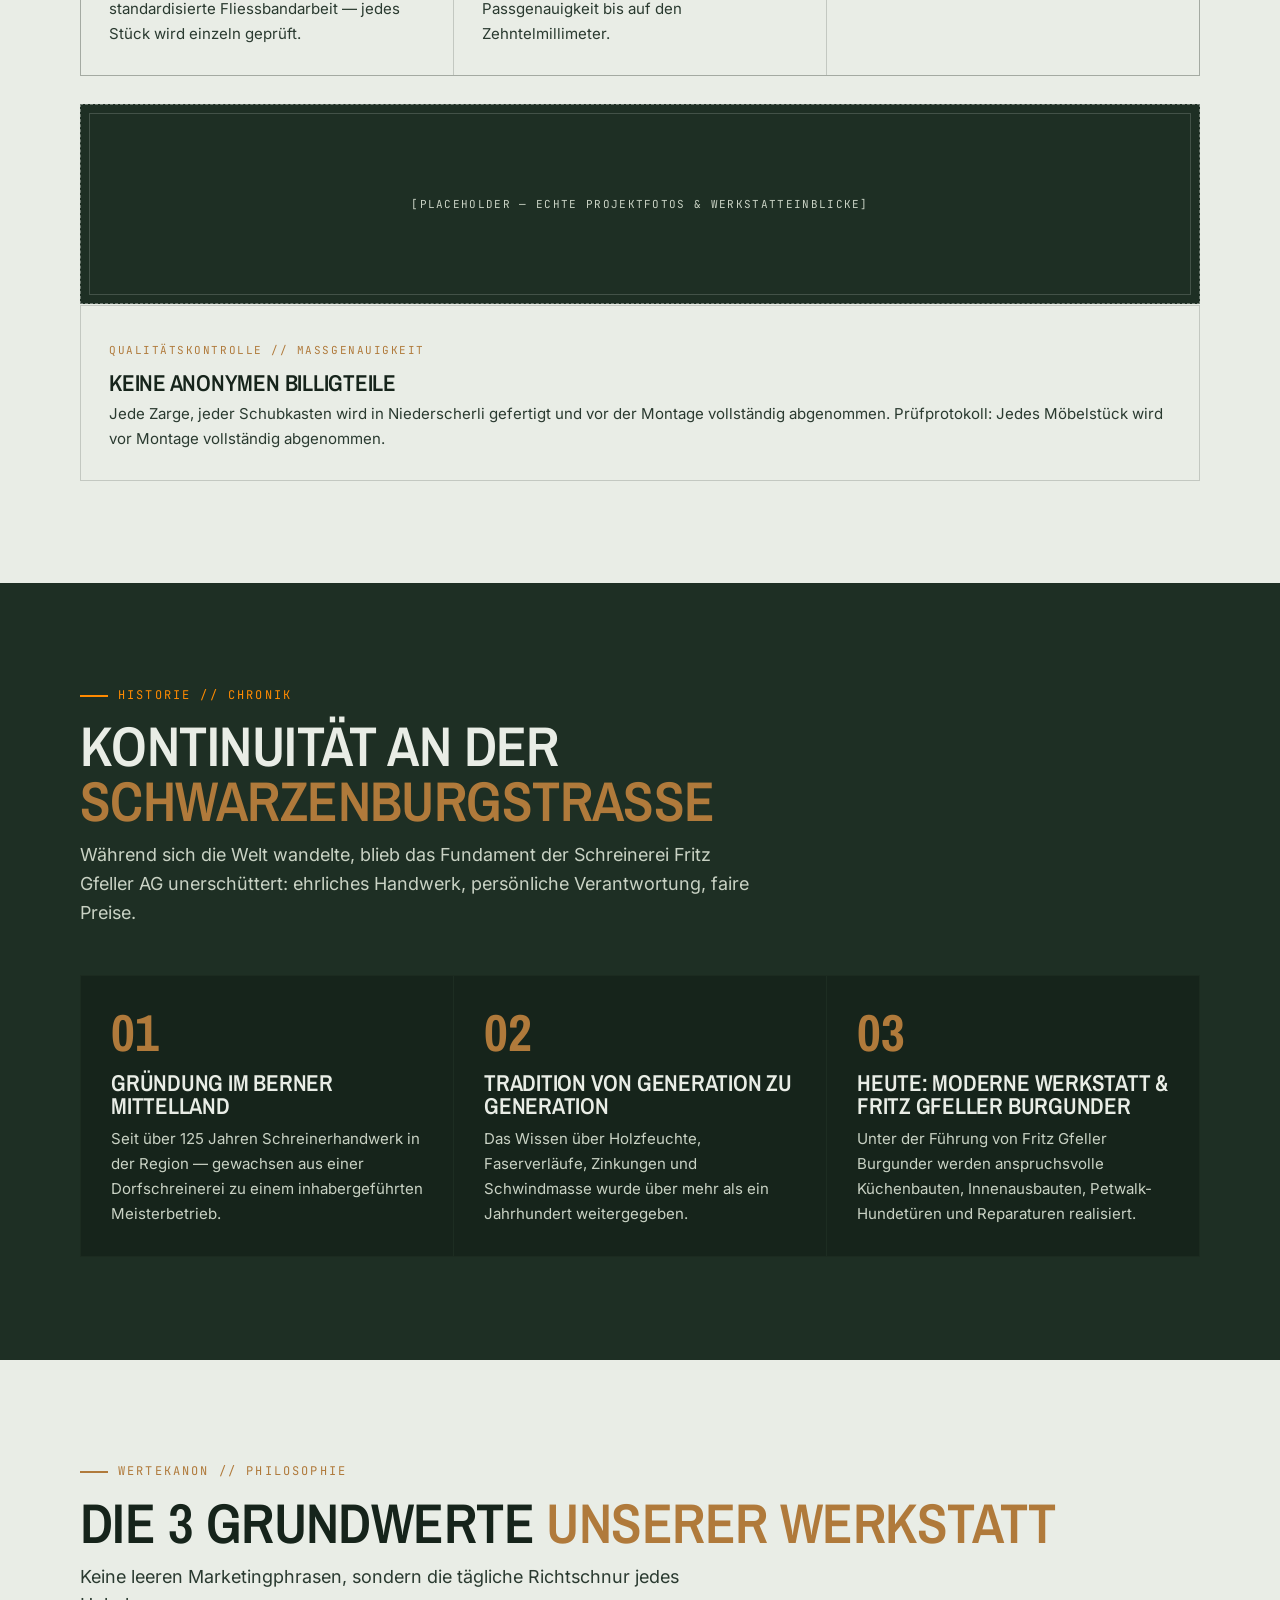
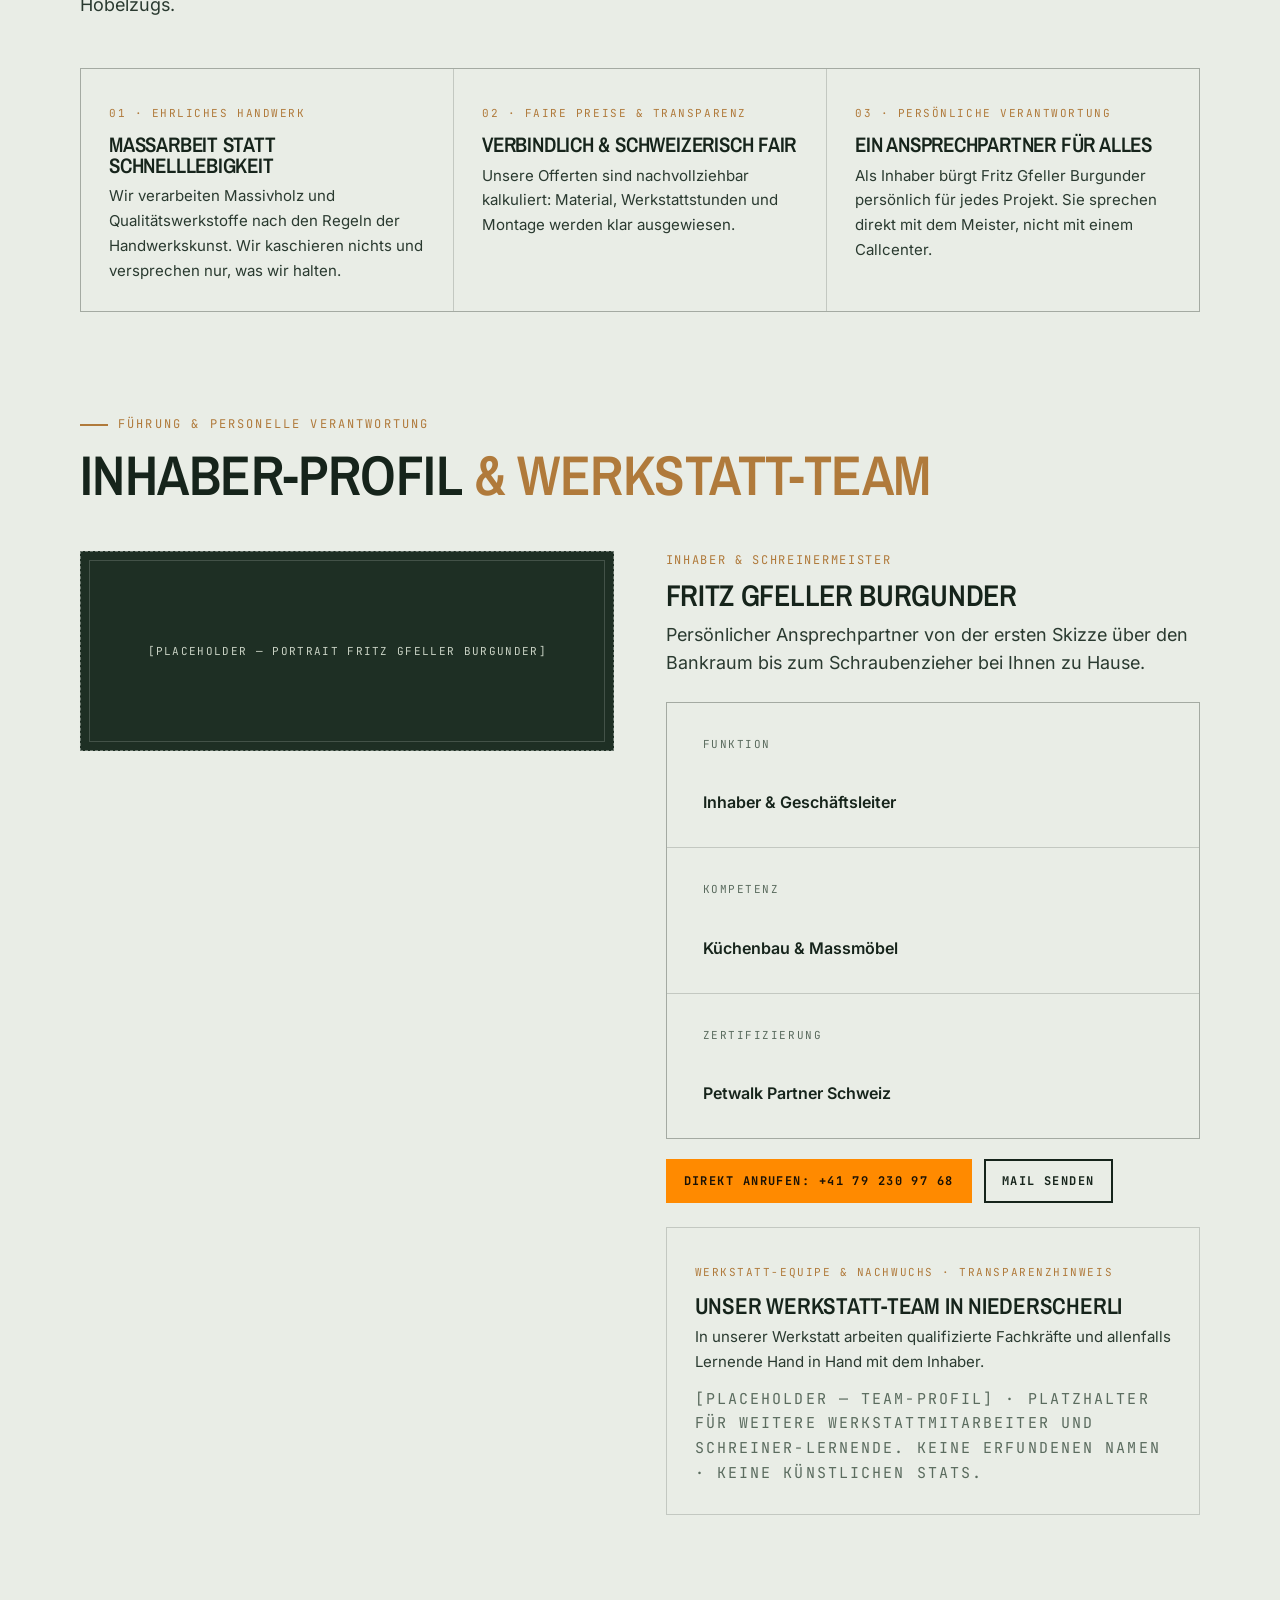
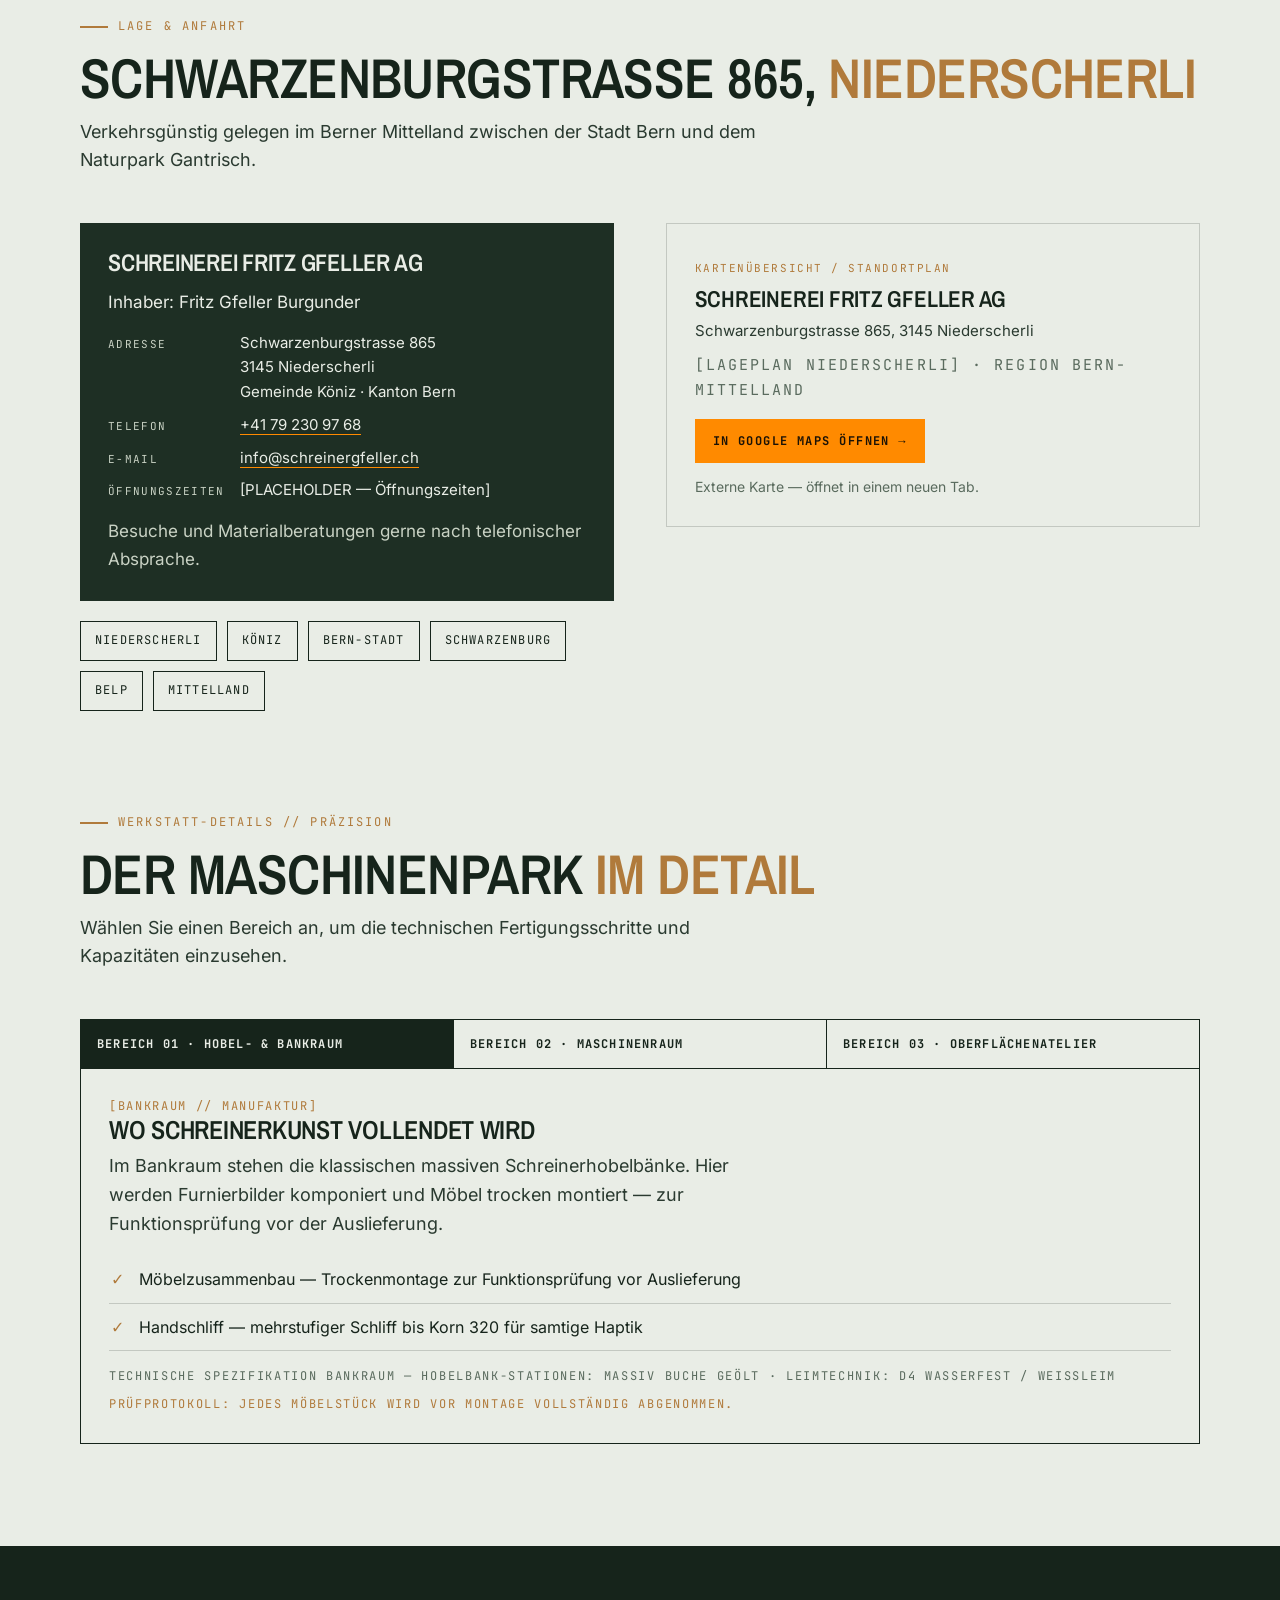
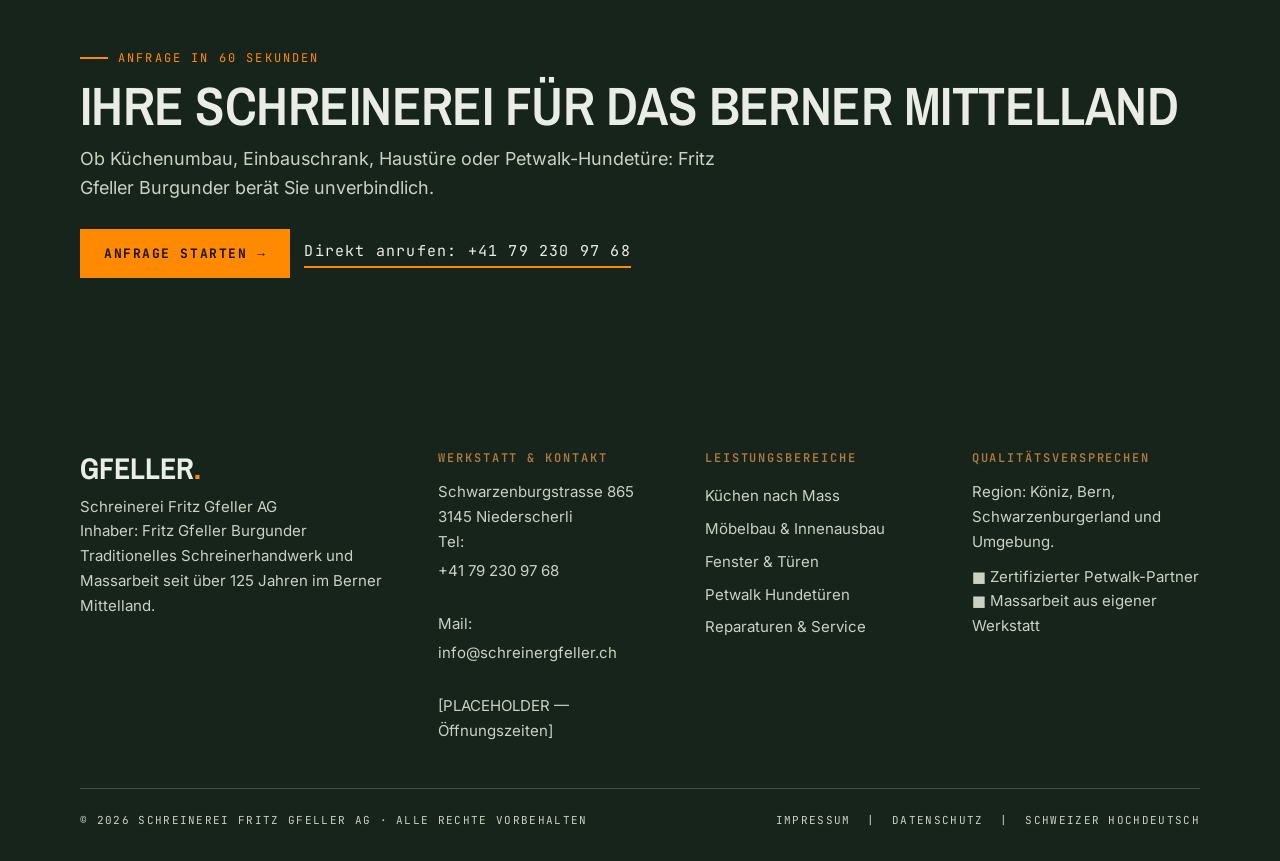
<file: ueber-uns.html>
<!DOCTYPE html>
<html lang="de-CH">
<head>
<meta charset="utf-8">
<meta name="viewport" content="width=device-width, initial-scale=1">
<title>Über uns & Werkstatt — Schreinerei Fritz Gfeller AG</title>
<meta name="description" content="Seit über 125 Jahren Schreinerhandwerk in Niederscherli — Werkstatt, Werte und Inhaber Fritz Gfeller Burgunder.">
<meta property="og:title" content="Über uns & Werkstatt — Schreinerei Fritz Gfeller AG">
<meta property="og:description" content="Seit über 125 Jahren Schreinerhandwerk in Niederscherli — Werkstatt, Werte und Inhaber Fritz Gfeller Burgunder.">
<meta property="og:type" content="website">
<link rel="icon" href="data:image/svg+xml,%3Csvg xmlns='http://www.w3.org/2000/svg' viewBox='0 0 32 32'%3E%3Crect width='32' height='32' fill='%2316241B'/%3E%3Ctext x='16' y='23' font-family='monospace' font-size='16' font-weight='bold' fill='%23FF8A00' text-anchor='middle'%3EG%3C/text%3E%3C/svg%3E">
<link rel="stylesheet" href="assets/style.css">
<noscript><style>.reveal{opacity:1!important;transform:none!important}</style></noscript>
</head>
<body>
<a class="skip-link" href="#main">Zum Inhalt springen</a>
<div class="topstrip"><div class="wrap">
<span>Schreinerei Fritz Gfeller AG · Niederscherli / Bern · Seit über 125 Jahren</span>
<span class="ts-right">Tel. <a href="tel:+41792309768">+41 79 230 97 68</a></span>
</div></div>
<header class="site"><div class="wrap header-in">
<a class="logo" href="index.html"><b>Gfeller<span>.</span></b><small>Schreinerei AG</small></a>
<button class="nav-toggle" aria-expanded="false" aria-controls="main-nav">Menü</button>
<nav class="main" id="main-nav" aria-label="Hauptnavigation"><ul><li><a href="index.html">Startseite</a></li><li><a href="kuechenbau.html">Küchenbau</a></li><li><a href="moebelbau.html">Möbelbau & Innenausbau</a></li><li><a href="fenster-tueren.html">Fenster & Türen</a></li><li><a href="service.html">Reparatur & Service</a></li><li><a href="ueber-uns.html" aria-current="page">Über uns</a></li><li><a href="anfrage.html">Anfrage & Kontakt</a></li></ul></nav>
<a class="btn small header-cta" href="anfrage.html">Anfrage starten</a>
</div></header>
<main id="main">

<section class="hero"><div class="wrap">
<div class="hero-grid">
<div>
<p class="eyebrow on-dark">Über uns · Werkstatt-Dokumentation · Traditionsbetrieb seit über 125 Jahren</p>
<h1 style="font-size:clamp(44px,6vw,84px)">Holzhandwerk mit<br>Geschichte.<br><span class="accent">Seit über<br>125 Jahren.</span></h1>
<p class="lede">Verwurzelt an der Schwarzenburgstrasse in Niederscherli bei Bern verbinden wir unverfälschte Schreinertradition mit moderner Präzisionstechnik.</p>
</div>
<div class="media reveal">
<img src="assets/img/werkstatt.svg" alt="Werkstattplan-Skizze: Bankraum, Maschinenraum, Oberflächenatelier und Holzlager an der Schwarzenburgstrasse 865" width="1200" height="700">
<div class="stat-row" style="margin-top:20px">
<div class="stat"><div class="n">125+ <em>Jahre</em></div><p>Handwerk über Generationen</p></div>
<div class="stat"><div class="n">100% <em>Eigenfertigung</em></div><p>In Niederscherli gefertigt</p></div>
<div class="stat"><div class="n">Petwalk <em>Partner</em></div><p>Zertifizierter Fachpartner</p></div>
</div>
</div>
</div>
<div class="kv" style="margin-top:44px">
<div><div class="k">Standort</div><div class="v">3145 Niederscherli (BE)</div></div>
<div><div class="k">Inhaber / Meister</div><div class="v">Fritz Gfeller Burgunder</div></div>
<div><div class="k">Produktionskette</div><div class="v">Regional · Berner Mittelland</div></div>
<div><div class="k">Werkstatt</div><div class="v">Schwarzenburgstrasse 865</div></div>
</div>
</div></section>

<section class="light"><div class="wrap">
<div class="sec-head reveal"><p class="eyebrow">Werkstatt-Einblick &amp; Fertigung</p><h2>Eigener Bankraum, Maschinenpark <span class="accent">&amp; Oberflächen</span></h2></div>
<div class="cards-3">
<div class="card reveal"><span class="tag">Abteilung 01 // Bankraum</span><h3>Der Bankraum: Zentrum der Handarbeit</h3><p>Hier wird das Holz gesichtet, gefügt, von Hand nachgehobelt und eingepasst. Keine standardisierte Fliessbandarbeit — jedes Stück wird einzeln geprüft.</p></div>
<div class="card reveal"><span class="tag">Abteilung 02 // Maschinenpark</span><h3>Moderne Form- &amp; Zuschnittpräzision</h3><p>Formatkreissägen, Fräs- und Hobelmaschinen für reproduzierbare Passgenauigkeit bis auf den Zehntelmillimeter.</p></div>
<div class="card reveal"><span class="tag">Abteilung 03 // Oberflächenbehandlung</span><h3>Eigener Spritz- &amp; Lackierraum</h3><p>Ölen, Wachsen, Mattlackieren oder Beizen: Schutz und Veredelung des Massivholzes direkt im Haus.</p></div>
</div>
<div class="media reveal" style="margin-top:28px"><div class="ph" style="min-height:200px">[PLACEHOLDER — echte Projektfotos &amp; Werkstatteinblicke]</div></div>
<div class="card reveal" style="margin-top:1px;border:1px solid var(--line)"><span class="tag">Qualitätskontrolle // Massgenauigkeit</span><h3>Keine anonymen Billigteile</h3><p>Jede Zarge, jeder Schubkasten wird in Niederscherli gefertigt und vor der Montage vollständig abgenommen. Prüfprotokoll: Jedes Möbelstück wird vor Montage vollständig abgenommen.</p></div>
</div></section>

<section class="dark"><div class="wrap">
<div class="sec-head reveal"><p class="eyebrow on-dark">Historie // Chronik</p><h2 style="color:var(--sage)">Kontinuität an der <span style="color:var(--oak)">Schwarzenburgstrasse</span></h2>
<p class="lede">Während sich die Welt wandelte, blieb das Fundament der Schreinerei Fritz Gfeller AG unerschüttert: ehrliches Handwerk, persönliche Verantwortung, faire Preise.</p></div>
<div class="steps">
<div class="step reveal" style="background:var(--green-900)"><div class="n">01</div><h3 style="color:var(--sage)">Gründung im Berner Mittelland</h3><p style="color:var(--sage-3)">Seit über 125 Jahren Schreinerhandwerk in der Region — gewachsen aus einer Dorfschreinerei zu einem inhabergeführten Meisterbetrieb.</p></div>
<div class="step reveal" style="background:var(--green-900)"><div class="n">02</div><h3 style="color:var(--sage)">Tradition von Generation zu Generation</h3><p style="color:var(--sage-3)">Das Wissen über Holzfeuchte, Faserverläufe, Zinkungen und Schwindmasse wurde über mehr als ein Jahrhundert weitergegeben.</p></div>
<div class="step reveal" style="background:var(--green-900)"><div class="n">03</div><h3 style="color:var(--sage)">Heute: Moderne Werkstatt &amp; Fritz Gfeller Burgunder</h3><p style="color:var(--sage-3)">Unter der Führung von Fritz Gfeller Burgunder werden anspruchsvolle Küchenbauten, Innenausbauten, Petwalk-Hundetüren und Reparaturen realisiert.</p></div>
</div>
</div></section>

<section class="light"><div class="wrap">
<div class="sec-head reveal"><p class="eyebrow">Wertekanon // Philosophie</p><h2>Die 3 Grundwerte <span class="accent">unserer Werkstatt</span></h2>
<p class="lede">Keine leeren Marketingphrasen, sondern die tägliche Richtschnur jedes Hobelzugs.</p></div>
<div class="cards-3">
<div class="card reveal"><span class="tag">01 · Ehrliches Handwerk</span><h3>Massarbeit statt Schnelllebigkeit</h3><p>Wir verarbeiten Massivholz und Qualitätswerkstoffe nach den Regeln der Handwerkskunst. Wir kaschieren nichts und versprechen nur, was wir halten.</p></div>
<div class="card reveal"><span class="tag">02 · Faire Preise &amp; Transparenz</span><h3>Verbindlich &amp; schweizerisch fair</h3><p>Unsere Offerten sind nachvollziehbar kalkuliert: Material, Werkstattstunden und Montage werden klar ausgewiesen.</p></div>
<div class="card reveal"><span class="tag">03 · Persönliche Verantwortung</span><h3>Ein Ansprechpartner für alles</h3><p>Als Inhaber bürgt Fritz Gfeller Burgunder persönlich für jedes Projekt. Sie sprechen direkt mit dem Meister, nicht mit einem Callcenter.</p></div>
</div>
</div></section>

<section class="light" style="padding-top:0"><div class="wrap">
<div class="sec-head reveal"><p class="eyebrow">Führung &amp; personelle Verantwortung</p><h2>Inhaber-Profil <span class="accent">&amp; Werkstatt-Team</span></h2></div>
<div class="split">
<div class="txt reveal">
<div class="media"><div class="ph" style="min-height:200px">[PLACEHOLDER — Portrait Fritz Gfeller Burgunder]</div></div>
</div>
<div class="txt reveal">
<p class="mono" style="color:var(--oak)">Inhaber &amp; Schreinermeister</p>
<h3 style="font-size:30px;margin:10px 0">Fritz Gfeller Burgunder</h3>
<p class="lede">Persönlicher Ansprechpartner von der ersten Skizze über den Bankraum bis zum Schraubenzieher bei Ihnen zu Hause.</p>
<div class="kv" style="grid-template-columns:1fr">
<div><div class="k">Funktion</div><div class="v">Inhaber &amp; Geschäftsleiter</div></div>
<div><div class="k">Kompetenz</div><div class="v">Küchenbau &amp; Massmöbel</div></div>
<div><div class="k">Zertifizierung</div><div class="v">Petwalk Partner Schweiz</div></div>
</div>
<div style="margin-top:20px;display:flex;gap:12px;flex-wrap:wrap">
<a class="btn small" href="tel:+41792309768">Direkt anrufen: +41 79 230 97 68</a>
<a class="btn small ghost-dark" href="mailto:info@schreinergfeller.ch">Mail senden</a>
</div>
<div class="card" style="margin-top:24px;border:1px solid var(--line)">
<span class="tag">Werkstatt-Equipe &amp; Nachwuchs · Transparenzhinweis</span>
<h3>Unser Werkstatt-Team in Niederscherli</h3>
<p>In unserer Werkstatt arbeiten qualifizierte Fachkräfte und allenfalls Lernende Hand in Hand mit dem Inhaber.</p>
<p class="mono" style="margin-top:12px;color:var(--muted)">[PLACEHOLDER — Team-Profil] · Platzhalter für weitere Werkstattmitarbeiter und Schreiner-Lernende. Keine erfundenen Namen · keine künstlichen Stats.</p>
</div>
</div>
</div>
</div></section>

<section class="light" style="padding-top:0"><div class="wrap">
<div class="sec-head reveal"><p class="eyebrow">Lage &amp; Anfahrt</p><h2>Schwarzenburgstrasse 865, <span class="accent">Niederscherli</span></h2>
<p class="lede">Verkehrsgünstig gelegen im Berner Mittelland zwischen der Stadt Bern und dem Naturpark Gantrisch.</p></div>
<div class="split">
<div class="txt reveal">
<div class="contact-card">
<h3>Schreinerei Fritz Gfeller AG</h3>
<p>Inhaber: Fritz Gfeller Burgunder</p>
<dl>
<dt>Adresse</dt><dd>Schwarzenburgstrasse 865<br>3145 Niederscherli<br>Gemeinde Köniz · Kanton Bern</dd>
<dt>Telefon</dt><dd><a href="tel:+41792309768">+41 79 230 97 68</a></dd>
<dt>E-Mail</dt><dd><a href="mailto:info@schreinergfeller.ch">info@schreinergfeller.ch</a></dd>
<dt>Öffnungszeiten</dt><dd>[PLACEHOLDER — Öffnungszeiten]</dd>
</dl>
<p style="margin-top:14px;color:var(--sage-3)">Besuche und Materialberatungen gerne nach telefonischer Absprache.</p>
</div>
<div class="chips" style="margin-top:20px">
<span class="chip">Niederscherli</span><span class="chip">Köniz</span><span class="chip">Bern-Stadt</span><span class="chip">Schwarzenburg</span><span class="chip">Belp</span><span class="chip">Mittelland</span>
</div>
</div>
<div class="media reveal">
<div class="card" style="border:1px solid var(--line)">
<span class="tag">Kartenübersicht / Standortplan</span>
<h3 style="margin-top:8px">Schreinerei Fritz Gfeller AG</h3>
<p>Schwarzenburgstrasse 865, 3145 Niederscherli</p>
<p class="mono" style="margin-top:10px;color:var(--muted)">[Lageplan Niederscherli] · Region Bern-Mittelland</p>
<p style="margin-top:16px"><a class="btn small" href="https://www.google.com/maps/search/?api=1&query=Schwarzenburgstrasse+865%2C+3145+Niederscherli" target="_blank" rel="noopener">In Google Maps öffnen →</a></p>
<p style="margin-top:12px;font-size:14px;color:var(--muted)">Externe Karte — öffnet in einem neuen Tab.</p>
</div>
</div>
</div>
</div></section>

<section class="light" style="padding-top:0"><div class="wrap" id="werkstatt-tabs">
<div class="sec-head reveal"><p class="eyebrow">Werkstatt-Details // Präzision</p><h2>Der Maschinenpark <span class="accent">im Detail</span></h2>
<p class="lede">Wählen Sie einen Bereich an, um die technischen Fertigungsschritte und Kapazitäten einzusehen.</p></div>
<div class="tabs reveal" role="tablist" aria-label="Werkstatt-Bereiche">
<button role="tab" aria-selected="true">Bereich 01 · Hobel- &amp; Bankraum</button>
<button role="tab" aria-selected="false">Bereich 02 · Maschinenraum</button>
<button role="tab" aria-selected="false">Bereich 03 · Oberflächenatelier</button>
</div>
<div class="tabpanel active reveal">
<p class="mono" style="color:var(--oak)">[Bankraum // Manufaktur]</p>
<h3>Wo Schreinerkunst vollendet wird</h3>
<p class="lede">Im Bankraum stehen die klassischen massiven Schreinerhobelbänke. Hier werden Furnierbilder komponiert und Möbel trocken montiert — zur Funktionsprüfung vor der Auslieferung.</p>
<ul class="list-check"><li>Möbelzusammenbau — Trockenmontage zur Funktionsprüfung vor Auslieferung</li><li>Handschliff — mehrstufiger Schliff bis Korn 320 für samtige Haptik</li></ul>
<p class="mono" style="margin-top:16px;color:var(--muted)">Technische Spezifikation Bankraum — Hobelbank-Stationen: Massiv Buche geölt · Leimtechnik: D4 wasserfest / Weissleim</p>
<p class="mono" style="margin-top:8px;color:var(--oak)">Prüfprotokoll: Jedes Möbelstück wird vor Montage vollständig abgenommen.</p>
</div>
<div class="tabpanel">
<p class="mono" style="color:var(--oak)">[Maschinenraum // Zuschnitt]</p>
<h3>Format-, Fräs- &amp; Zuschnittpräzision</h3>
<p class="lede">Formatkreissägen, Fräs- und Hobelmaschinen für reproduzierbare Passgenauigkeit — vom ersten Zuschnitt bis zur fertigen Kante.</p>
<ul class="list-check"><li>Formatkreissäge — millimetergenauer Zuschnitt von Plattenware</li><li>Fräsmaschinen — Nuten, Profile und Verbindungen</li><li>Hobelmaschinen — planparallele Flächen für Massivholz</li></ul>
</div>
<div class="tabpanel">
<p class="mono" style="color:var(--oak)">[Oberflächenatelier // Lack, Öl &amp; Veredelung]</p>
<h3>Schutz und Veredelung direkt im Haus</h3>
<p class="lede">Ölen, Wachsen, Mattlackieren oder Beizen — die Oberfläche wird im eigenen Spritz- und Lackierraum aufgebracht und kontrolliert.</p>
<ul class="list-check"><li>Naturöle und Wachse — diffusionsoffen, lebensmittelecht</li><li>Mattlack — kratzfest und pflegeleicht</li><li>Beizen — Farbton nach Muster, im Original begutachtbar</li></ul>
</div>
</div></section>
<section class="cta-band"><div class="wrap reveal">
<p class="eyebrow on-dark">Anfrage in 60 Sekunden</p>
<h2>Ihre Schreinerei für das Berner Mittelland</h2>
<p class="lede">Ob Küchenumbau, Einbauschrank, Haustüre oder Petwalk-Hundetüre: Fritz Gfeller Burgunder berät Sie unverbindlich.</p>
<div class="row">
<a class="btn" href="anfrage.html">Anfrage starten →</a>
<a class="phone" href="tel:+41792309768">Direkt anrufen: +41 79 230 97 68</a>

</div></div></section>
</main>
<footer>
<div class="wrap">
<div class="foot-grid">
<div class="foot-brand">
<b>Gfeller<span style="color:#FF8A00">.</span></b>
<p style="margin-top:12px">Schreinerei Fritz Gfeller AG<br>Inhaber: Fritz Gfeller Burgunder<br>Traditionelles Schreinerhandwerk und Massarbeit seit über 125 Jahren im Berner Mittelland.</p>
</div>
<div>
<h4>Werkstatt &amp; Kontakt</h4>
<p>Schwarzenburgstrasse 865<br>3145 Niederscherli<br>Tel: <a href="tel:+41792309768">+41 79 230 97 68</a><br>Mail: <a href="mailto:info@schreinergfeller.ch">info@schreinergfeller.ch</a><br>[PLACEHOLDER — Öffnungszeiten]</p>
</div>
<div>
<h4>Leistungsbereiche</h4>
<a href="kuechenbau.html">Küchen nach Mass</a>
<a href="moebelbau.html">Möbelbau &amp; Innenausbau</a>
<a href="fenster-tueren.html">Fenster &amp; Türen</a>
<a href="fenster-tueren.html#petwalk">Petwalk Hundetüren</a>
<a href="service.html">Reparaturen &amp; Service</a>
</div>
<div>
<h4>Qualitätsversprechen</h4>
<p>Region: Köniz, Bern, Schwarzenburgerland und Umgebung.</p>
<p style="margin-top:10px">■ Zertifizierter Petwalk-Partner<br>■ Massarbeit aus eigener Werkstatt</p>
</div>
</div>
<div class="foot-bottom">
<span>© 2026 Schreinerei Fritz Gfeller AG · Alle Rechte vorbehalten</span>
<span><a href="impressum.html">Impressum</a> &nbsp;|&nbsp; <a href="datenschutz.html">Datenschutz</a> &nbsp;|&nbsp; Schweizer Hochdeutsch</span>
</div>
</div>
</footer>
<script src="assets/app.js" defer></script>
</body>
</html>
</file>
<file: assets/style.css>
/* Schreinerei Fritz Gfeller AG — "Werkstatt-Dunkelgrün"
   Tokens: deep forest green ground, pale sage light surface, oak/amber,
   signal orange ONLY for the AI assistant + primary CTAs. */
@font-face{font-family:"Archivo Narrow";src:url("fonts/ArchivoNarrow.woff2") format("woff2");font-weight:100 900;font-style:normal;font-display:swap}
@font-face{font-family:"Inter";src:url("fonts/Inter.woff2") format("woff2");font-weight:100 900;font-style:normal;font-display:swap}
@font-face{font-family:"JetBrains Mono";src:url("fonts/JetBrainsMono.woff2") format("woff2");font-weight:100 900;font-style:normal;font-display:swap}

:root{
  --green-900:#16241B; --green-800:#1E2F24; --green-700:#274435; --green-600:#2F5240;
  --sage:#E9EDE6; --sage-2:#DDE4D8; --sage-3:#C9D2C4;
  --oak:#B07A3B; --oak-dark:#8A5A24;
  --orange:#FF8A00; --orange-ink:#1A1206;
  --ink:#16241B; --body:#2A3A30; --muted:#5A6B5E;
  --line:rgba(22,36,27,.18); --line-light:rgba(233,237,230,.22);
  --disp:"Archivo Narrow","Arial Narrow",sans-serif;
  --bodyf:"Inter",system-ui,sans-serif;
  --mono:"JetBrains Mono",ui-monospace,monospace;
  --max:1200px; --pad:clamp(16px,4vw,40px);
  --ease:cubic-bezier(.16,1,.3,1);
}
*{box-sizing:border-box;margin:0;padding:0}
html{scroll-behavior:smooth}
body{background:var(--green-900);color:var(--ink);font-family:var(--bodyf);font-size:17px;line-height:1.65;-webkit-font-smoothing:antialiased;overflow-x:hidden}
img,svg{display:block;max-width:100%;height:auto}
a{color:inherit}
::selection{background:var(--orange);color:var(--orange-ink)}
:focus-visible{outline:3px solid var(--orange);outline-offset:2px}
h1,h2,h3,h4{font-family:var(--disp);font-weight:600;text-transform:uppercase;line-height:.98;letter-spacing:-.01em;overflow-wrap:break-word}
.wrap{max-width:var(--max);margin:0 auto;padding-left:var(--pad);padding-right:var(--pad)}
.mono{font-family:var(--mono);font-size:12px;letter-spacing:.14em;text-transform:uppercase}
.eyebrow{font-family:var(--mono);font-size:12px;letter-spacing:.18em;text-transform:uppercase;color:var(--oak);display:flex;align-items:center;gap:10px}
.eyebrow::before{content:"";width:28px;height:2px;background:var(--oak);flex:none}
.eyebrow.on-dark{color:var(--orange)}
.eyebrow.on-dark::before{background:var(--orange)}
.lede{font-size:clamp(17px,1.4vw,20px);line-height:1.6;color:var(--body);max-width:62ch}
section{padding:clamp(56px,8vw,104px) 0}
.sec-head{margin-bottom:clamp(28px,4vw,48px)}
.sec-head h2{font-size:clamp(34px,4.6vw,56px);margin:14px 0 12px}
.sec-head h2 .accent{color:var(--oak)}
.light{background:var(--sage);color:var(--ink)}
.dark{background:var(--green-800);color:var(--sage)}
.dark .lede{color:var(--sage-3)}
.rule{height:1px;background:var(--line);border:0}
.dark .rule{background:var(--line-light)}

/* ---------- top strip + header ---------- */
.topstrip{background:var(--green-900);color:var(--sage-3);font-family:var(--mono);font-size:11px;letter-spacing:.14em;text-transform:uppercase;padding:8px 0;border-bottom:1px solid var(--line-light)}
.topstrip .wrap{display:flex;justify-content:space-between;gap:16px;flex-wrap:wrap}
.topstrip a{text-decoration:none;color:var(--sage)}
.topstrip a:hover{color:var(--orange)}
header.site{position:sticky;top:0;z-index:60;background:var(--green-800);border-bottom:1px solid var(--line-light);transition:box-shadow .2s var(--ease)}
header.site.scrolled{box-shadow:0 8px 30px rgba(0,0,0,.35)}
.header-in{display:flex;align-items:center;gap:24px;height:72px}
.logo{text-decoration:none;display:flex;flex-direction:column;line-height:1;color:var(--sage)}
.logo b{font-family:var(--disp);font-size:30px;font-weight:700;letter-spacing:.02em;text-transform:uppercase}
.logo b span{color:var(--orange)}
.logo small{font-family:var(--mono);font-size:10px;letter-spacing:.34em;color:var(--sage-3);margin-top:4px}
nav.main{margin-left:auto}
nav.main ul{display:flex;gap:2px;list-style:none}
nav.main a{display:block;padding:10px 11px;text-decoration:none;font-family:var(--mono);font-size:11.5px;letter-spacing:.1em;text-transform:uppercase;color:var(--sage-3);border-bottom:2px solid transparent}
nav.main a:hover{color:var(--sage)}
nav.main a[aria-current="page"]{color:var(--orange);border-bottom-color:var(--orange)}
.skip-link{position:absolute;width:1px;height:1px;overflow:hidden;clip:rect(0 0 0 0);white-space:nowrap;background:var(--orange);color:var(--orange-ink);padding:10px 16px;z-index:100;font-family:var(--mono);font-size:12px;letter-spacing:.1em;text-transform:uppercase}
.skip-link:focus{position:fixed;left:8px;top:8px;width:auto;height:auto;clip:auto;white-space:normal}
.hero-grid>*,.split>*,.dimtool>*,.anfrage-grid>*,.tiles>*,.cards>*,.cards-3>*,.steps>*,.pillars>*,.trust-grid>*,.stat-row>*,.kv>*,.hero-ctas>*,.ai-steps>*,.tabs>*{min-width:0}
.dim-grid{display:grid;grid-template-columns:repeat(3,1fr);gap:16px;margin-top:20px}
.btn{display:inline-flex;align-items:center;justify-content:center;gap:10px;font-family:var(--mono);font-size:13px;font-weight:700;letter-spacing:.12em;text-transform:uppercase;text-decoration:none;cursor:pointer;border:2px solid transparent;padding:14px 22px;min-height:48px;max-width:100%;white-space:normal;text-align:center;line-height:1.35;transition:transform .15s var(--ease),background .15s var(--ease),color .15s var(--ease);background:var(--orange);color:var(--orange-ink)}
.btn:hover{transform:translateY(-2px);background:#FF9A2E}
.btn:active{transform:scale(.97)}
.btn.ghost{background:transparent;border-color:var(--sage);color:var(--sage)}
.btn.ghost:hover{background:var(--sage);color:var(--green-900)}
.btn.ghost-dark{background:transparent;border-color:var(--green-900);color:var(--green-900)}
.btn.ghost-dark:hover{background:var(--green-900);color:var(--sage)}
.btn.small{padding:10px 16px;min-height:44px;font-size:12px}
.nav-toggle{display:none;margin-left:auto;background:none;border:1px solid var(--line-light);color:var(--sage);width:48px;height:48px;cursor:pointer;font-family:var(--mono);font-size:12px;letter-spacing:.1em}

/* ---------- hero ---------- */
.hero{background:var(--green-900);color:var(--sage);padding:clamp(40px,6vw,84px) 0 clamp(48px,6vw,80px);position:relative;overflow:hidden}
.hero::after{content:"";position:absolute;inset:auto 0 0 0;height:1px;background:var(--line-light)}
.hero-grid{display:grid;grid-template-columns:1.05fr .95fr;gap:clamp(28px,4vw,56px);align-items:end}
.hero h1{font-size:clamp(52px,7.4vw,104px);margin:18px 0 20px}
.hero h1 .accent{color:var(--orange)}
.hero .lede{color:var(--sage-3)}
.hero-ctas{display:flex;gap:14px;flex-wrap:wrap;margin-top:28px}
.hero-ticks{display:flex;gap:20px;flex-wrap:wrap;margin-top:26px;font-family:var(--mono);font-size:12px;letter-spacing:.1em;text-transform:uppercase;color:var(--sage-3)}
.hero-ticks span::before{content:"✓ ";color:var(--orange)}
.hero-figure{position:relative}
.hero-figure img{width:100%;border:1px solid var(--line-light)}
.fig-cap{position:absolute;left:0;bottom:0;background:var(--green-900);color:var(--sage);font-family:var(--mono);font-size:11px;letter-spacing:.12em;text-transform:uppercase;padding:10px 14px;border-top:1px solid var(--line-light);border-right:1px solid var(--line-light)}
.dimline{display:flex;align-items:center;gap:10px;font-family:var(--mono);font-size:11px;letter-spacing:.16em;color:var(--sage-3);text-transform:uppercase}
.dimline::before,.dimline::after{content:"";flex:1;height:1px;background:var(--line-light)}
.dimline .tick{flex:none;width:1px;height:10px;background:var(--sage-3)}

/* ---------- trust strip ---------- */
.trust{background:var(--green-800);border-top:1px solid var(--line-light);border-bottom:1px solid var(--line-light);padding:0}
.trust-grid{display:grid;grid-template-columns:repeat(3,1fr)}
.trust-cell{padding:28px 28px 28px 0;border-right:1px solid var(--line-light)}
.trust-cell:last-child{border-right:0;padding-right:0}
.trust-cell+.trust-cell{padding-left:28px}
.trust-cell .num{font-family:var(--disp);font-size:clamp(28px,3vw,40px);font-weight:700;text-transform:uppercase;color:var(--sage);line-height:1}
.trust-cell .num em{font-style:normal;color:var(--oak)}
.trust-cell p{color:var(--sage-3);font-size:15px;margin-top:8px}
.trust-cell .mono{color:var(--oak);display:block;margin-bottom:8px}

/* ---------- tiles ---------- */
.tiles{display:grid;grid-template-columns:repeat(3,1fr);gap:1px;background:var(--line);border:1px solid var(--line)}
.tile{background:var(--sage);padding:28px;display:flex;flex-direction:column;min-height:300px;text-decoration:none;transition:background .2s var(--ease)}
.tile:hover{background:#F2F5EF}
.tile .num{font-family:var(--mono);font-size:12px;letter-spacing:.16em;color:var(--oak)}
.tile h3{font-size:26px;margin:14px 0 10px}
.tile p{font-size:15px;color:var(--body);flex:1}
.tile .go{font-family:var(--mono);font-size:12px;letter-spacing:.14em;text-transform:uppercase;color:var(--green-900);margin-top:18px;display:flex;justify-content:space-between;align-items:center;border-top:1px solid var(--line);padding-top:14px}
.tile:hover .go{color:var(--orange)}
.tile .ph{margin-top:16px}
.ph{position:relative;background:var(--green-800);color:var(--sage-3);font-family:var(--mono);font-size:11px;letter-spacing:.12em;text-transform:uppercase;display:flex;align-items:center;justify-content:center;text-align:center;padding:18px;min-height:120px;border:1px dashed rgba(233,237,230,.4)}
.ph::before{content:"";position:absolute;inset:8px;border:1px solid rgba(233,237,230,.18);pointer-events:none}
.ph.on-light{background:var(--green-800)}

/* ---------- process ---------- */
.steps{display:grid;grid-template-columns:repeat(3,1fr);gap:1px;background:var(--line);border:1px solid var(--line)}
.step{background:var(--sage);padding:30px}
.step .n{font-family:var(--disp);font-size:52px;font-weight:700;color:var(--oak);line-height:1}
.step h3{font-size:23px;margin:14px 0 10px}
.step p{font-size:15px;color:var(--body)}
.step .res{margin-top:16px;padding-top:14px;border-top:1px solid var(--line);font-family:var(--mono);font-size:11.5px;letter-spacing:.1em;text-transform:uppercase;color:var(--green-700)}
.step .res b{color:var(--orange)}

/* ---------- AI assistant (orange module) ---------- */
.ai{background:var(--orange);color:var(--orange-ink);border:2px solid var(--orange-ink);box-shadow:8px 8px 0 var(--green-900)}
.ai-head{display:flex;justify-content:space-between;gap:16px;flex-wrap:wrap;align-items:flex-start;padding:26px 28px 0}
.ai-head .mono{font-weight:700}
.ai-head h2{font-size:clamp(30px,3.6vw,44px);margin-top:10px}
.ai-status{font-family:var(--mono);font-size:11px;letter-spacing:.14em;text-transform:uppercase;border:1.5px solid var(--orange-ink);padding:8px 12px;max-width:100%}
.ai-status i{display:inline-block;width:8px;height:8px;background:var(--green-800);margin-right:8px;animation:blink 1.6s infinite}
@keyframes blink{0%,100%{opacity:1}50%{opacity:.25}}
.ai-body{padding:22px 28px 28px}
.ai-steps{display:flex;gap:0;flex-wrap:wrap;margin-bottom:22px;border:1.5px solid var(--orange-ink)}
.ai-stepbtn{flex:1;min-width:140px;background:transparent;border:0;border-right:1.5px solid var(--orange-ink);padding:12px 10px;cursor:pointer;font-family:var(--mono);font-size:11.5px;font-weight:700;letter-spacing:.1em;text-transform:uppercase;color:var(--orange-ink);text-align:left}
.ai-stepbtn:last-child{border-right:0}
.ai-stepbtn[aria-selected="true"]{background:var(--green-900);color:var(--sage)}
.ai-stepbtn:disabled{opacity:.45;cursor:not-allowed}
.ai-panel{display:none}
.ai-panel.active{display:block;animation:panelin .25s var(--ease)}
@keyframes panelin{from{opacity:0;transform:translateY(8px)}to{opacity:1;transform:none}}
.ai-panel h3{font-size:24px;margin:6px 0 8px}
.ai-panel .hint{font-size:15px;max-width:56ch}
.opts{display:grid;grid-template-columns:repeat(2,1fr);gap:10px;margin:20px 0}
.opt{display:flex;gap:12px;align-items:flex-start;background:rgba(255,255,255,.22);border:1.5px solid var(--orange-ink);padding:14px;cursor:pointer;text-align:left;font-family:var(--bodyf);font-size:15px;line-height:1.45;color:var(--orange-ink);transition:background .15s var(--ease)}
.opt:hover{background:rgba(255,255,255,.4)}
.opt[aria-checked="true"]{background:var(--green-900);color:var(--sage)}
.opt .code{font-family:var(--mono);font-size:11px;font-weight:700;letter-spacing:.1em;flex:none;padding-top:2px}
.opt b{display:block;font-family:var(--disp);font-size:18px;text-transform:uppercase;letter-spacing:.02em}
.opt small{display:block;font-size:13.5px;opacity:.85}
.opt input{position:absolute;opacity:0;pointer-events:none}
.ai-nav{display:flex;gap:12px;flex-wrap:wrap;margin-top:6px}
.ai .btn{background:var(--green-900);color:var(--sage);border-color:var(--green-900)}
.ai .btn:hover{background:var(--ink);color:var(--orange)}
.ai .btn.ghost-o{background:transparent;color:var(--orange-ink);border-color:var(--orange-ink)}
.ai .btn.ghost-o:hover{background:var(--orange-ink);color:var(--orange)}
.ai-summary{background:var(--green-900);color:var(--sage);padding:20px 22px;margin-top:22px}
.ai-summary h4{font-family:var(--mono);font-size:12px;letter-spacing:.16em;text-transform:uppercase;color:var(--orange);margin-bottom:12px}
.ai-summary dl{display:grid;grid-template-columns:auto 1fr;gap:6px 18px;font-size:15px}
.ai-summary dt{font-family:var(--mono);font-size:11.5px;letter-spacing:.1em;text-transform:uppercase;color:var(--sage-3);padding-top:3px}
.ai-summary dd{font-weight:600}
.ai-note{font-family:var(--mono);font-size:11px;letter-spacing:.1em;text-transform:uppercase;opacity:.75;margin-top:14px}
.ai-confirm{display:none;background:var(--green-900);color:var(--sage);padding:26px;margin-top:22px}
.ai-confirm.show{display:block;animation:panelin .3s var(--ease)}
.ai-confirm h3{color:var(--orange);font-size:26px;margin-bottom:8px}
.field{margin-bottom:14px}
.field label{display:block;font-family:var(--mono);font-size:11.5px;font-weight:700;letter-spacing:.12em;text-transform:uppercase;margin-bottom:6px}
.field input,.field select,.field textarea{width:100%;background:#FFFDF8;border:1.5px solid var(--orange-ink);padding:12px 14px;font-family:var(--bodyf);font-size:16px;color:var(--ink)}
.field input:focus,.field select:focus,.field textarea:focus{outline:3px solid var(--green-900);outline-offset:1px}
.field .err{display:none;color:#7A1F00;font-size:13px;font-weight:600;margin-top:5px}
.field.invalid input{border-color:#7A1F00}
.field.invalid .err{display:block}
input[type="range"]{width:100%;accent-color:var(--green-900);height:32px}
.range-out{font-family:var(--mono);font-size:13px;font-weight:700;letter-spacing:.08em}
.seg{display:flex;flex-wrap:wrap;gap:8px;margin:8px 0 4px}
.seg button{font-family:var(--mono);font-size:12px;font-weight:700;letter-spacing:.08em;text-transform:uppercase;background:rgba(255,255,255,.22);border:1.5px solid var(--orange-ink);color:var(--orange-ink);padding:11px 14px;cursor:pointer;min-height:44px}
.seg button[aria-pressed="true"]{background:var(--green-900);color:var(--sage)}
.seg button:hover{background:rgba(255,255,255,.45)}

/* ---------- generic content blocks ---------- */
.split{display:grid;grid-template-columns:1fr 1fr;gap:clamp(28px,4vw,56px);align-items:start}
.split.rev>.txt{order:2}
.split.rev>.media{order:1}
.media img{border:1px solid var(--line)}
.media .ph{min-height:280px}
.kv{display:grid;grid-template-columns:repeat(2,1fr);gap:1px;background:var(--line);border:1px solid var(--line);margin-top:24px}
.kv div{background:var(--sage);padding:16px 18px}
.kv .k{font-family:var(--mono);font-size:11px;letter-spacing:.14em;text-transform:uppercase;color:var(--muted)}
.kv .v{font-weight:600;font-size:16px;margin-top:4px}
.list-check{list-style:none;margin-top:18px}
.list-check li{padding:10px 0 10px 30px;border-bottom:1px solid var(--line);position:relative;font-size:16px}
.list-check li::before{content:"✓";position:absolute;left:2px;color:var(--oak);font-weight:700}
.chips{display:flex;flex-wrap:wrap;gap:10px;margin-top:20px}
.chip{font-family:var(--mono);font-size:12px;letter-spacing:.1em;text-transform:uppercase;border:1.5px solid var(--green-900);padding:9px 14px;background:transparent}
.chip.solid{background:var(--green-900);color:var(--sage)}
.cards{display:grid;grid-template-columns:repeat(2,1fr);gap:1px;background:var(--line);border:1px solid var(--line)}
.card{background:var(--sage);padding:28px}
.card h3{font-size:23px;margin:10px 0 8px}
.card p{font-size:15px;color:var(--body)}
.card .tag{font-family:var(--mono);font-size:11px;letter-spacing:.14em;text-transform:uppercase;color:var(--oak)}
.cards-3{display:grid;grid-template-columns:repeat(3,1fr);gap:1px;background:var(--line);border:1px solid var(--line)}
.cards-3 .card h3{font-size:21px}
.pillars{display:grid;grid-template-columns:repeat(4,1fr);gap:1px;background:var(--line);border:1px solid var(--line)}
.pillar{background:var(--sage);padding:24px}
.pillar h3{font-size:21px;margin:10px 0 8px}
.pillar p{font-size:14.5px;color:var(--body)}
.pillar .tag{font-family:var(--mono);font-size:11px;letter-spacing:.14em;text-transform:uppercase;color:var(--oak)}
.big-num{font-family:var(--disp);font-size:clamp(56px,7vw,96px);font-weight:700;line-height:.9;color:var(--oak)}
.stat-row{display:grid;grid-template-columns:repeat(3,1fr);gap:1px;background:var(--line);border:1px solid var(--line)}
.stat{background:var(--sage);padding:26px}
.stat .n{font-family:var(--disp);font-size:clamp(30px,3.4vw,44px);font-weight:700;text-transform:uppercase;line-height:1}
.stat .n em{font-style:normal;color:var(--oak)}
.stat p{font-size:14.5px;color:var(--body);margin-top:6px}
.cta-band{background:var(--green-900);color:var(--sage);text-align:left}
.cta-band h2{font-size:clamp(32px,4.4vw,54px);margin:12px 0}
.cta-band .lede{color:var(--sage-3)}
.cta-band .row{display:flex;gap:14px;flex-wrap:wrap;margin-top:26px;align-items:center}
.cta-band .phone{font-family:var(--mono);font-size:15px;letter-spacing:.08em;color:var(--sage);text-decoration:none;border-bottom:2px solid var(--orange);padding-bottom:2px}
.cta-band .phone:hover{color:var(--orange)}

/* ---------- dimensioning tool (Fenster) ---------- */
.dimtool{background:var(--green-800);color:var(--sage);border:1px solid var(--line-light);padding:clamp(20px,3vw,32px);display:grid;grid-template-columns:1fr 1fr;gap:clamp(24px,3vw,40px)}
.dimtool label{font-family:var(--mono);font-size:12px;letter-spacing:.14em;text-transform:uppercase;display:flex;justify-content:space-between;margin-bottom:6px}
.dimtool label output{color:var(--orange);font-weight:700}
.dimtool input[type="range"]{accent-color:var(--orange)}
.dimtool .field{margin-bottom:20px}
.cad{background:var(--green-900);border:1px solid var(--line-light);padding:20px;display:flex;flex-direction:column;align-items:center;gap:12px}
.cad svg{width:100%;max-width:340px;height:auto}
.cad .mono{color:var(--sage-3)}
.cad .mono b{color:var(--orange)}

/* ---------- tabs (Über uns) ---------- */
.tabs{display:flex;flex-wrap:wrap;gap:0;border:1.5px solid var(--green-900)}
.tabs button{flex:1;min-width:200px;background:transparent;border:0;border-right:1.5px solid var(--green-900);padding:16px;font-family:var(--mono);font-size:12px;font-weight:700;letter-spacing:.1em;text-transform:uppercase;cursor:pointer;color:var(--green-900);text-align:left}
.tabs button:last-child{border-right:0}
.tabs button[aria-selected="true"]{background:var(--green-900);color:var(--sage)}
.tabpanel{display:none;border:1.5px solid var(--green-900);border-top:0;padding:28px}
.tabpanel.active{display:block;animation:panelin .25s var(--ease)}
.tabpanel h3{font-size:26px;margin-bottom:10px}

/* ---------- contact / anfrage layout ---------- */
.anfrage-grid{display:grid;grid-template-columns:1.5fr .9fr;gap:clamp(24px,3vw,40px);align-items:start}
.summary-side{position:sticky;top:96px}
.contact-card{background:var(--green-800);color:var(--sage);padding:28px}
.contact-card h3{font-size:24px;margin-bottom:14px}
.contact-card dl{display:grid;grid-template-columns:auto 1fr;gap:8px 16px;font-size:15px;margin-top:14px}
.contact-card dt{font-family:var(--mono);font-size:11px;letter-spacing:.12em;text-transform:uppercase;color:var(--sage-3);padding-top:4px}
.contact-card a{color:var(--sage);text-decoration:none;border-bottom:1px solid var(--orange)}
.contact-card a:hover{color:var(--orange)}
.upload{border:2px dashed var(--orange-ink);padding:22px;text-align:center;cursor:pointer;background:rgba(255,255,255,.15)}
.upload:hover{background:rgba(255,255,255,.3)}
.upload input{position:absolute;opacity:0;pointer-events:none}
.upload .file-list{font-family:var(--mono);font-size:12px;margin-top:10px;text-align:left}

/* ---------- footer ---------- */
footer{background:var(--green-900);color:var(--sage);padding:clamp(48px,6vw,72px) 0 32px}
.foot-grid{display:grid;grid-template-columns:1.4fr 1fr 1fr 1fr;gap:clamp(24px,3vw,44px)}
.foot-grid h4{font-family:var(--mono);font-size:12px;letter-spacing:.16em;text-transform:uppercase;color:var(--oak);margin-bottom:16px}
.foot-grid a{display:block;color:var(--sage-3);text-decoration:none;font-size:15px;padding:4px 0}
.foot-grid a:hover{color:var(--orange)}
.foot-grid p{color:var(--sage-3);font-size:15px}
.foot-brand b{font-family:var(--disp);font-size:30px;text-transform:uppercase;display:block;line-height:1}
.foot-brand b span{color:var(--orange)}
.foot-bottom{border-top:1px solid var(--line-light);margin-top:44px;padding-top:22px;display:flex;justify-content:space-between;gap:16px;flex-wrap:wrap;font-family:var(--mono);font-size:11px;letter-spacing:.12em;text-transform:uppercase;color:var(--sage-3)}
.foot-bottom a{color:var(--sage-3);text-decoration:none}
.foot-bottom a:hover{color:var(--orange)}

/* ---------- reveal ---------- */
.reveal{opacity:0;transform:translateY(24px);transition:opacity .7s var(--ease),transform .7s var(--ease)}
.reveal.in{opacity:1;transform:none}
@media (prefers-reduced-motion:reduce){
  *,*::before,*::after{animation-duration:.01ms!important;transition-duration:.01ms!important}
  html{scroll-behavior:auto}
  .reveal{opacity:1;transform:none}
}

/* ---------- responsive ---------- */
@media (max-width:1020px){
  nav.main{position:fixed;inset:72px 0 auto 0;background:var(--green-800);border-bottom:1px solid var(--line-light);display:none;z-index:59}
  nav.main.open{display:block}
  nav.main ul{flex-direction:column;padding:10px var(--pad) 18px}
  nav.main a{padding:13px 4px;font-size:13px;border-bottom:1px solid var(--line-light)}
  .nav-toggle{display:block}
  .header-cta{display:none}
  .hero-grid{grid-template-columns:1fr}
  .tiles{grid-template-columns:repeat(2,1fr)}
  .pillars{grid-template-columns:repeat(2,1fr)}
  .cards-3{grid-template-columns:repeat(2,1fr)}
  .anfrage-grid{grid-template-columns:1fr}
  .summary-side{position:static}
  .foot-grid{grid-template-columns:1fr 1fr}
  .dimtool{grid-template-columns:1fr}
}
@media (max-width:640px){
  body{font-size:16px}
  .trust-grid{grid-template-columns:1fr}
  .trust-cell{border-right:0;border-bottom:1px solid var(--line-light);padding:22px 0}
  .trust-cell+.trust-cell{padding-left:0}
  .trust-cell:last-child{border-bottom:0}
  .tiles,.cards,.cards-3,.steps,.pillars{grid-template-columns:1fr}
  .split{grid-template-columns:1fr}
  .split.rev>.txt,.split.rev>.media{order:initial}
  .opts{grid-template-columns:1fr}
  .stat-row{grid-template-columns:1fr}
  .kv{grid-template-columns:1fr}
  .foot-grid{grid-template-columns:1fr}
  .ai-head,.ai-body{padding-left:18px;padding-right:18px}
  .ai-stepbtn{min-width:45%;flex:1 1 45%}
  .dim-grid{grid-template-columns:1fr}
  .tabs button{min-width:100%;border-right:0;border-bottom:1.5px solid var(--green-900)}
  .tabs button:last-child{border-bottom:0}
  .topstrip .ts-right{display:none}
}
</file>
